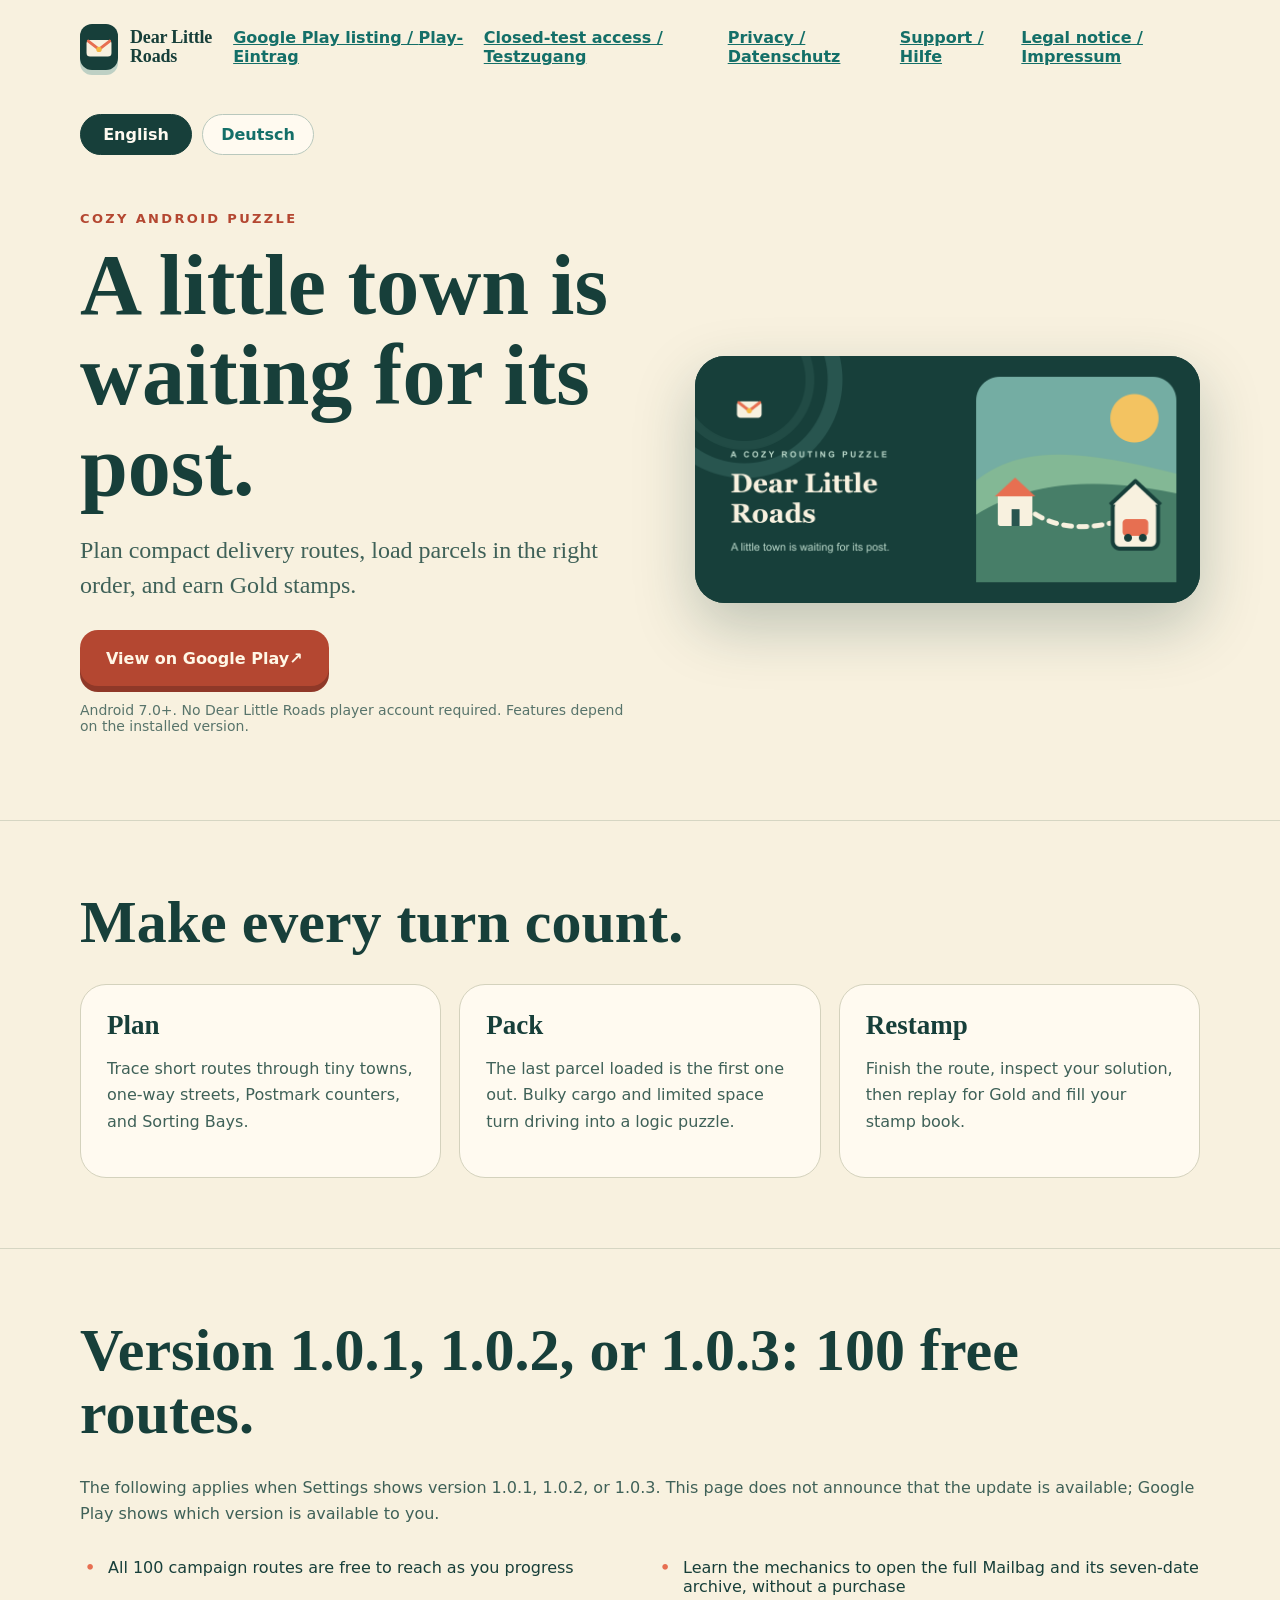
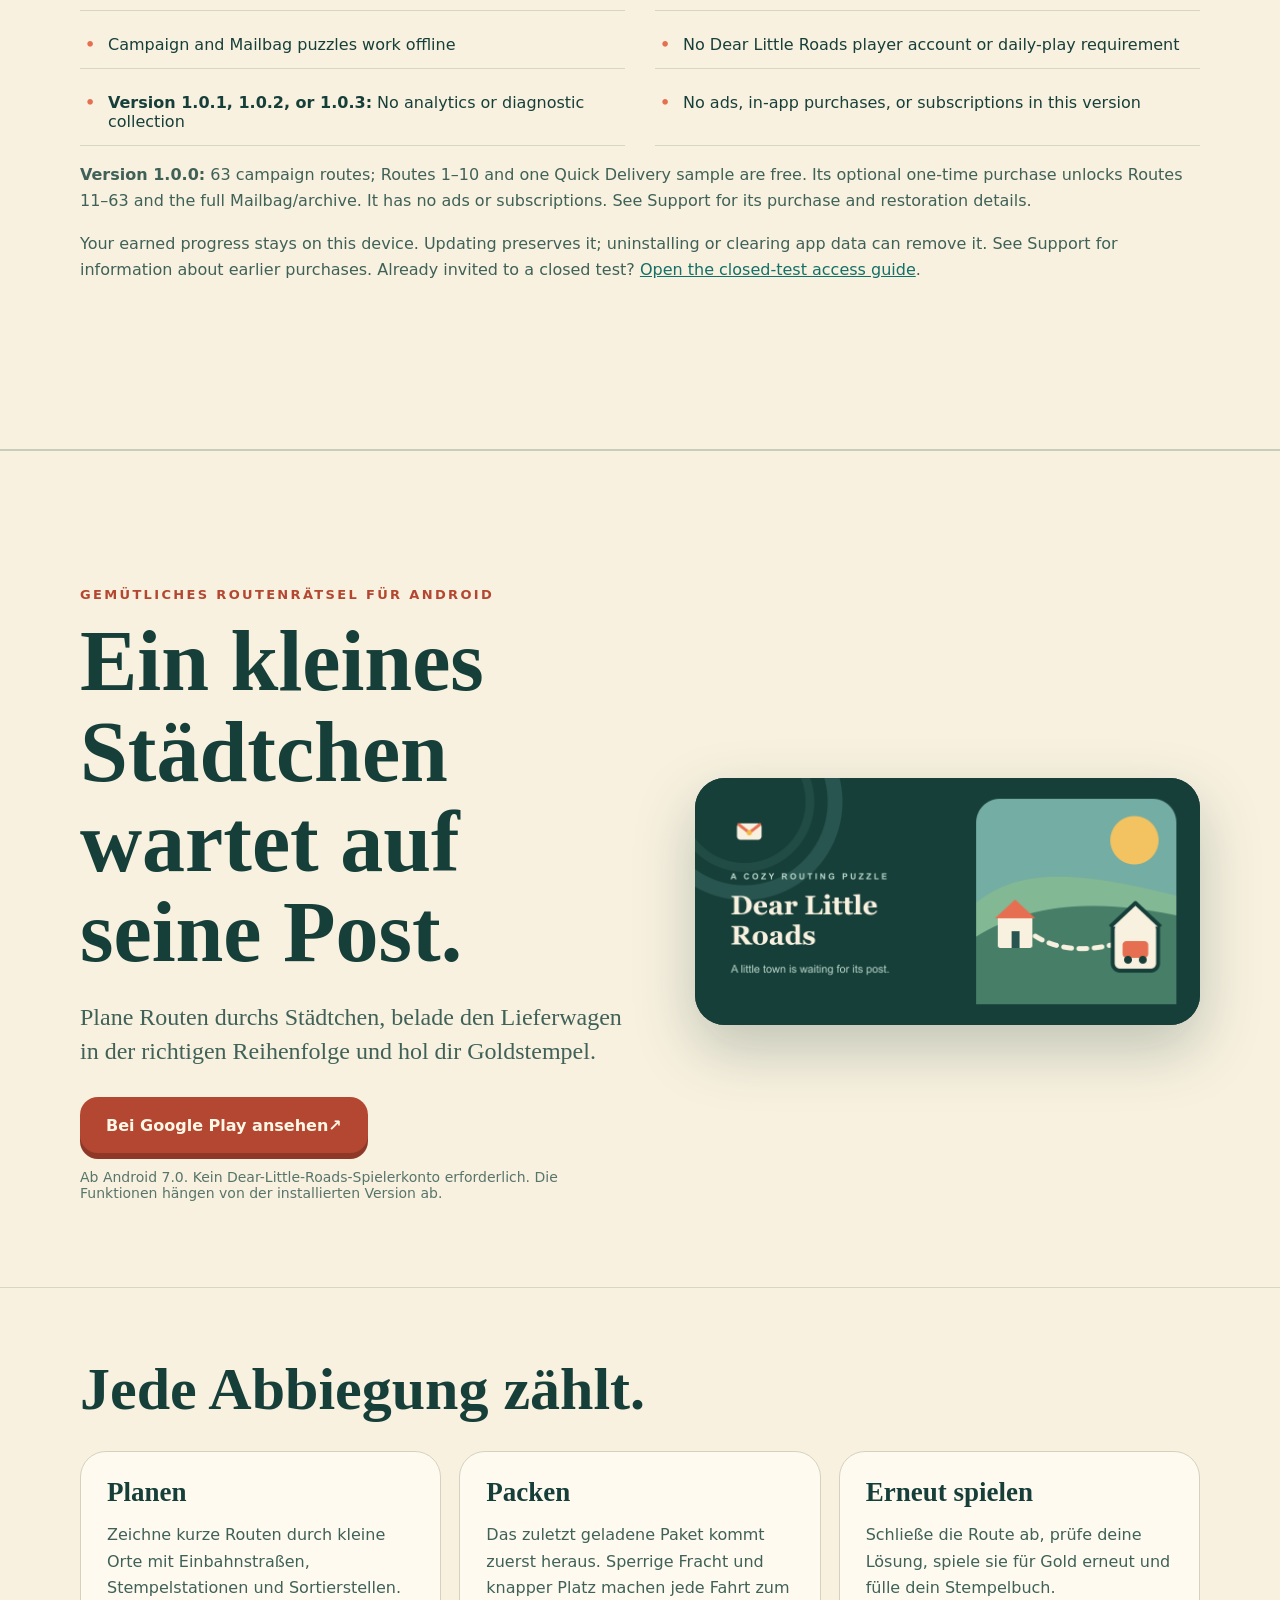
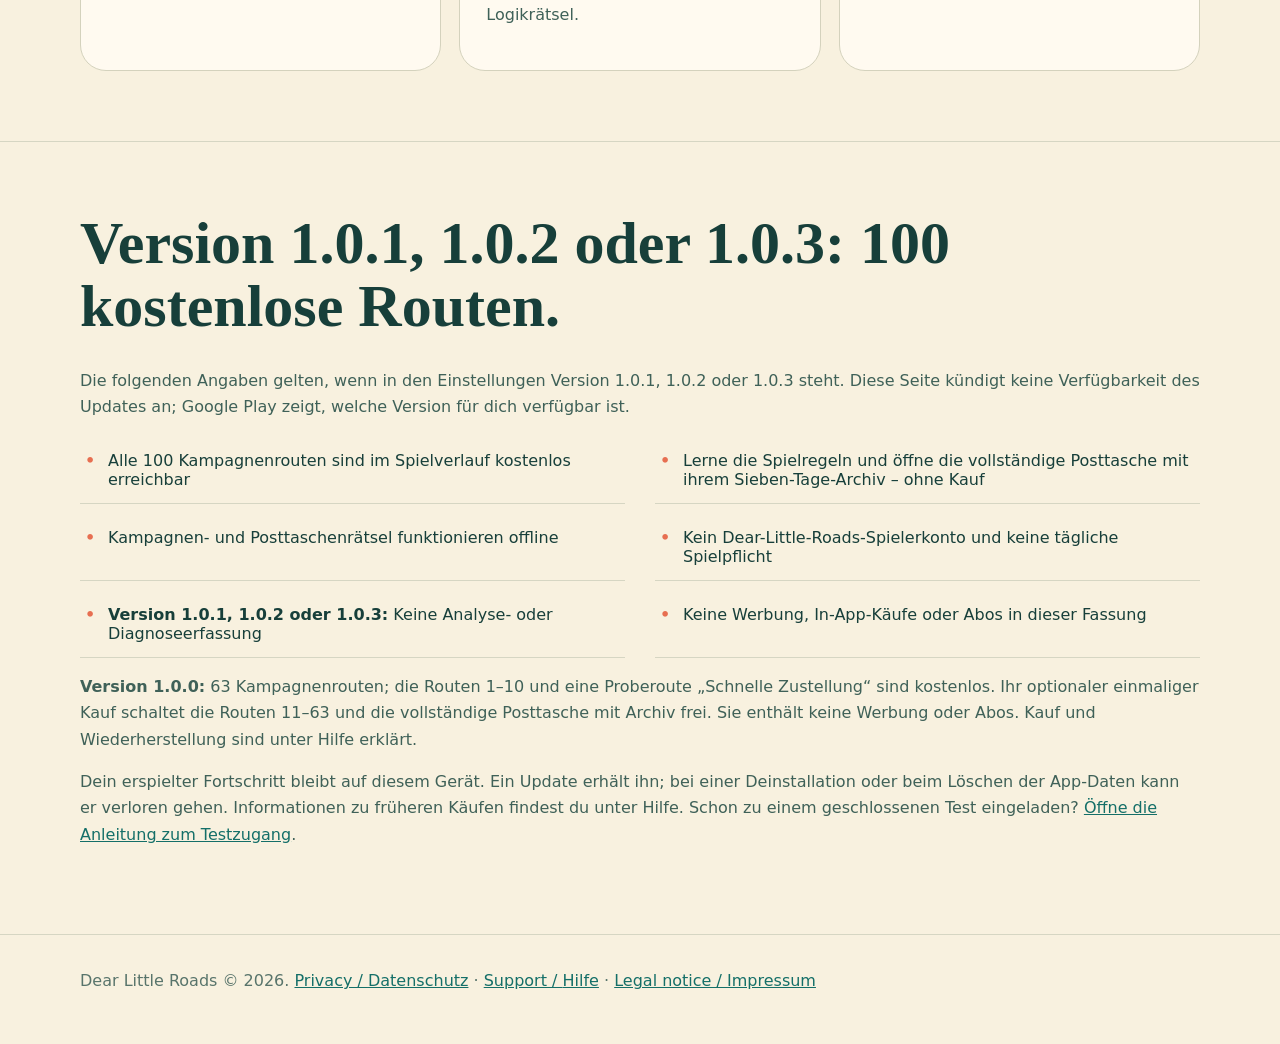
<file: index.html>
<!doctype html>
<html lang="en">
<head>
  <meta charset="utf-8">
  <meta name="viewport" content="width=device-width, initial-scale=1">
  <meta name="description" content="Dear Little Roads is a cozy routing puzzle for Android. Compare version 1.0.0 and the free 100-route version 1.0.1, 1.0.2, or 1.0.3.">
  <link rel="canonical" href="https://dearlittleroads.github.io/">
  <title>Dear Little Roads — Cozy Routing Puzzle / Gemütliches Routenrätsel</title>
  <link rel="stylesheet" href="styles.css">
  <link rel="icon" type="image/png" href="assets/icon-512x512.png">
</head>
<body>
  <a class="skip-link" href="#main">Skip to content / <span lang="de">Zum Inhalt</span></a>
  <header class="wrap topbar">
    <a class="brand" href="index.html"><span class="brand-mark" aria-hidden="true"><svg viewBox="0 0 64 64" focusable="false"><rect x="11" y="20" width="42" height="28" rx="6" fill="currentColor"/><path d="m14 22 18 14 18-14" fill="none" stroke="#e76f51" stroke-width="5" stroke-linecap="round" stroke-linejoin="round"/><circle cx="32" cy="36" r="4.5" fill="#f4b942"/></svg></span><span class="brand-wordmark">Dear Little Roads</span></a>
    <nav class="toplinks" aria-label="Information">
      <a href="https://play.google.com/store/apps/details?id=com.dearlittleroads.puzzle">Google Play listing / <span lang="de">Play-Eintrag</span></a>
      <a href="join.html">Closed-test access / <span lang="de">Testzugang</span></a>
      <a href="privacy.html">Privacy / <span lang="de">Datenschutz</span></a>
      <a href="support.html">Support / <span lang="de">Hilfe</span></a>
      <a href="legal.html">Legal notice / <span lang="de">Impressum</span></a>
    </nav>
  </header>

  <main id="main">
    <div class="wrap home-language-tools">
      <nav class="language-switcher" aria-label="Language selection / Sprachauswahl">
        <a href="#english" lang="en">English</a>
        <a href="#deutsch" lang="de">Deutsch</a>
      </nav>
    </div>

    <article class="language-section home-language-section" id="english" lang="en" aria-labelledby="english-title">
      <section class="wrap hero">
        <div>
          <div class="eyebrow">Cozy Android puzzle</div>
          <h1 id="english-title">A little town is waiting for its post.</h1>
          <p class="lede">Plan compact delivery routes, load parcels in the right order, and earn Gold stamps.</p>
          <a class="button" href="https://play.google.com/store/apps/details?id=com.dearlittleroads.puzzle" target="_blank" rel="noopener">View on Google Play <span aria-hidden="true">↗</span><span class="visually-hidden"> (opens in a new tab)</span></a>
          <p class="fine">Android 7.0+. No Dear Little Roads player account required. Features depend on the installed version.</p>
        </div>
        <figure class="feature-art">
          <img src="assets/feature-graphic-1024x500.png" width="1024" height="500" alt="Dear Little Roads artwork with a postal route through a tiny town">
        </figure>
      </section>

      <section class="section">
        <div class="wrap">
          <h2>Make every turn count.</h2>
          <div class="cards">
            <section class="card"><h3>Plan</h3><p>Trace short routes through tiny towns, one-way streets, Postmark counters, and Sorting Bays.</p></section>
            <section class="card"><h3>Pack</h3><p>The last parcel loaded is the first one out. Bulky cargo and limited space turn driving into a logic puzzle.</p></section>
            <section class="card"><h3>Restamp</h3><p>Finish the route, inspect your solution, then replay for Gold and fill your stamp book.</p></section>
          </div>
        </div>
      </section>

      <section class="section">
        <div class="wrap">
          <h2>Version 1.0.1, 1.0.2, or 1.0.3: 100 free routes.</h2>
          <p class="prose">The following applies when Settings shows version 1.0.1, 1.0.2, or 1.0.3. This page does not announce that the update is available; Google Play shows which version is available to you.</p>
          <ul class="facts">
            <li>All 100 campaign routes are free to reach as you progress</li>
            <li>Learn the mechanics to open the full Mailbag and its seven-date archive, without a purchase</li>
            <li>Campaign and Mailbag puzzles work offline</li>
            <li>No Dear Little Roads player account or daily-play requirement</li>
            <li><strong>Version 1.0.1, 1.0.2, or 1.0.3:</strong> No analytics or diagnostic collection</li>
            <li>No ads, in-app purchases, or subscriptions in this version</li>
          </ul>
          <p class="prose"><strong>Version 1.0.0:</strong> 63 campaign routes; Routes 1–10 and one Quick Delivery sample are free. Its optional one-time purchase unlocks Routes 11–63 and the full Mailbag/archive. It has no ads or subscriptions. See Support for its purchase and restoration details.</p>
          <p class="prose">Your earned progress stays on this device. Updating preserves it; uninstalling or clearing app data can remove it. See Support for information about earlier purchases. Already invited to a closed test? <a href="join.html#english">Open the closed-test access guide</a>.</p>
        </div>
      </section>
    </article>

    <article class="language-section home-language-section" id="deutsch" lang="de" aria-labelledby="deutsch-title">
      <section class="wrap hero">
        <div>
          <div class="eyebrow">Gemütliches Routenrätsel für Android</div>
          <h1 id="deutsch-title">Ein kleines Städtchen wartet auf seine Post.</h1>
          <p class="lede">Plane Routen durchs Städtchen, belade den Lieferwagen in der richtigen Reihenfolge und hol dir Goldstempel.</p>
          <a class="button" href="https://play.google.com/store/apps/details?id=com.dearlittleroads.puzzle" target="_blank" rel="noopener">Bei Google Play ansehen <span aria-hidden="true">↗</span><span class="visually-hidden"> (öffnet in einem neuen Tab)</span></a>
          <p class="fine">Ab Android 7.0. Kein Dear-Little-Roads-Spielerkonto erforderlich. Die Funktionen hängen von der installierten Version ab.</p>
        </div>
        <figure class="feature-art">
          <img src="assets/feature-graphic-1024x500.png" width="1024" height="500" alt="Dear-Little-Roads-Motiv mit einer Postroute durch ein kleines Städtchen">
        </figure>
      </section>

      <section class="section">
        <div class="wrap">
          <h2>Jede Abbiegung zählt.</h2>
          <div class="cards">
            <section class="card"><h3>Planen</h3><p>Zeichne kurze Routen durch kleine Orte mit Einbahnstraßen, Stempelstationen und Sortierstellen.</p></section>
            <section class="card"><h3>Packen</h3><p>Das zuletzt geladene Paket kommt zuerst heraus. Sperrige Fracht und knapper Platz machen jede Fahrt zum Logikrätsel.</p></section>
            <section class="card"><h3>Erneut spielen</h3><p>Schließe die Route ab, prüfe deine Lösung, spiele sie für Gold erneut und fülle dein Stempelbuch.</p></section>
          </div>
        </div>
      </section>

      <section class="section">
        <div class="wrap">
          <h2>Version 1.0.1, 1.0.2 oder 1.0.3: 100 kostenlose Routen.</h2>
          <p class="prose">Die folgenden Angaben gelten, wenn in den Einstellungen Version 1.0.1, 1.0.2 oder 1.0.3 steht. Diese Seite kündigt keine Verfügbarkeit des Updates an; Google Play zeigt, welche Version für dich verfügbar ist.</p>
          <ul class="facts">
            <li>Alle 100 Kampagnenrouten sind im Spielverlauf kostenlos erreichbar</li>
            <li>Lerne die Spielregeln und öffne die vollständige Posttasche mit ihrem Sieben-Tage-Archiv – ohne Kauf</li>
            <li>Kampagnen- und Posttaschenrätsel funktionieren offline</li>
            <li>Kein Dear-Little-Roads-Spielerkonto und keine tägliche Spielpflicht</li>
            <li><strong>Version 1.0.1, 1.0.2 oder 1.0.3:</strong> Keine Analyse- oder Diagnoseerfassung</li>
            <li>Keine Werbung, In-App-Käufe oder Abos in dieser Fassung</li>
          </ul>
          <p class="prose"><strong>Version 1.0.0:</strong> 63 Kampagnenrouten; die Routen 1–10 und eine Proberoute „Schnelle Zustellung“ sind kostenlos. Ihr optionaler einmaliger Kauf schaltet die Routen 11–63 und die vollständige Posttasche mit Archiv frei. Sie enthält keine Werbung oder Abos. Kauf und Wiederherstellung sind unter Hilfe erklärt.</p>
          <p class="prose">Dein erspielter Fortschritt bleibt auf diesem Gerät. Ein Update erhält ihn; bei einer Deinstallation oder beim Löschen der App-Daten kann er verloren gehen. Informationen zu früheren Käufen findest du unter Hilfe. Schon zu einem geschlossenen Test eingeladen? <a href="join.html#deutsch">Öffne die Anleitung zum Testzugang</a>.</p>
        </div>
      </section>
    </article>
  </main>

  <footer><div class="wrap">Dear Little Roads © 2026. <a href="privacy.html">Privacy / <span lang="de">Datenschutz</span></a> · <a href="support.html">Support / <span lang="de">Hilfe</span></a> · <a href="legal.html">Legal notice / <span lang="de">Impressum</span></a></div></footer>
</body>
</html>
</file>
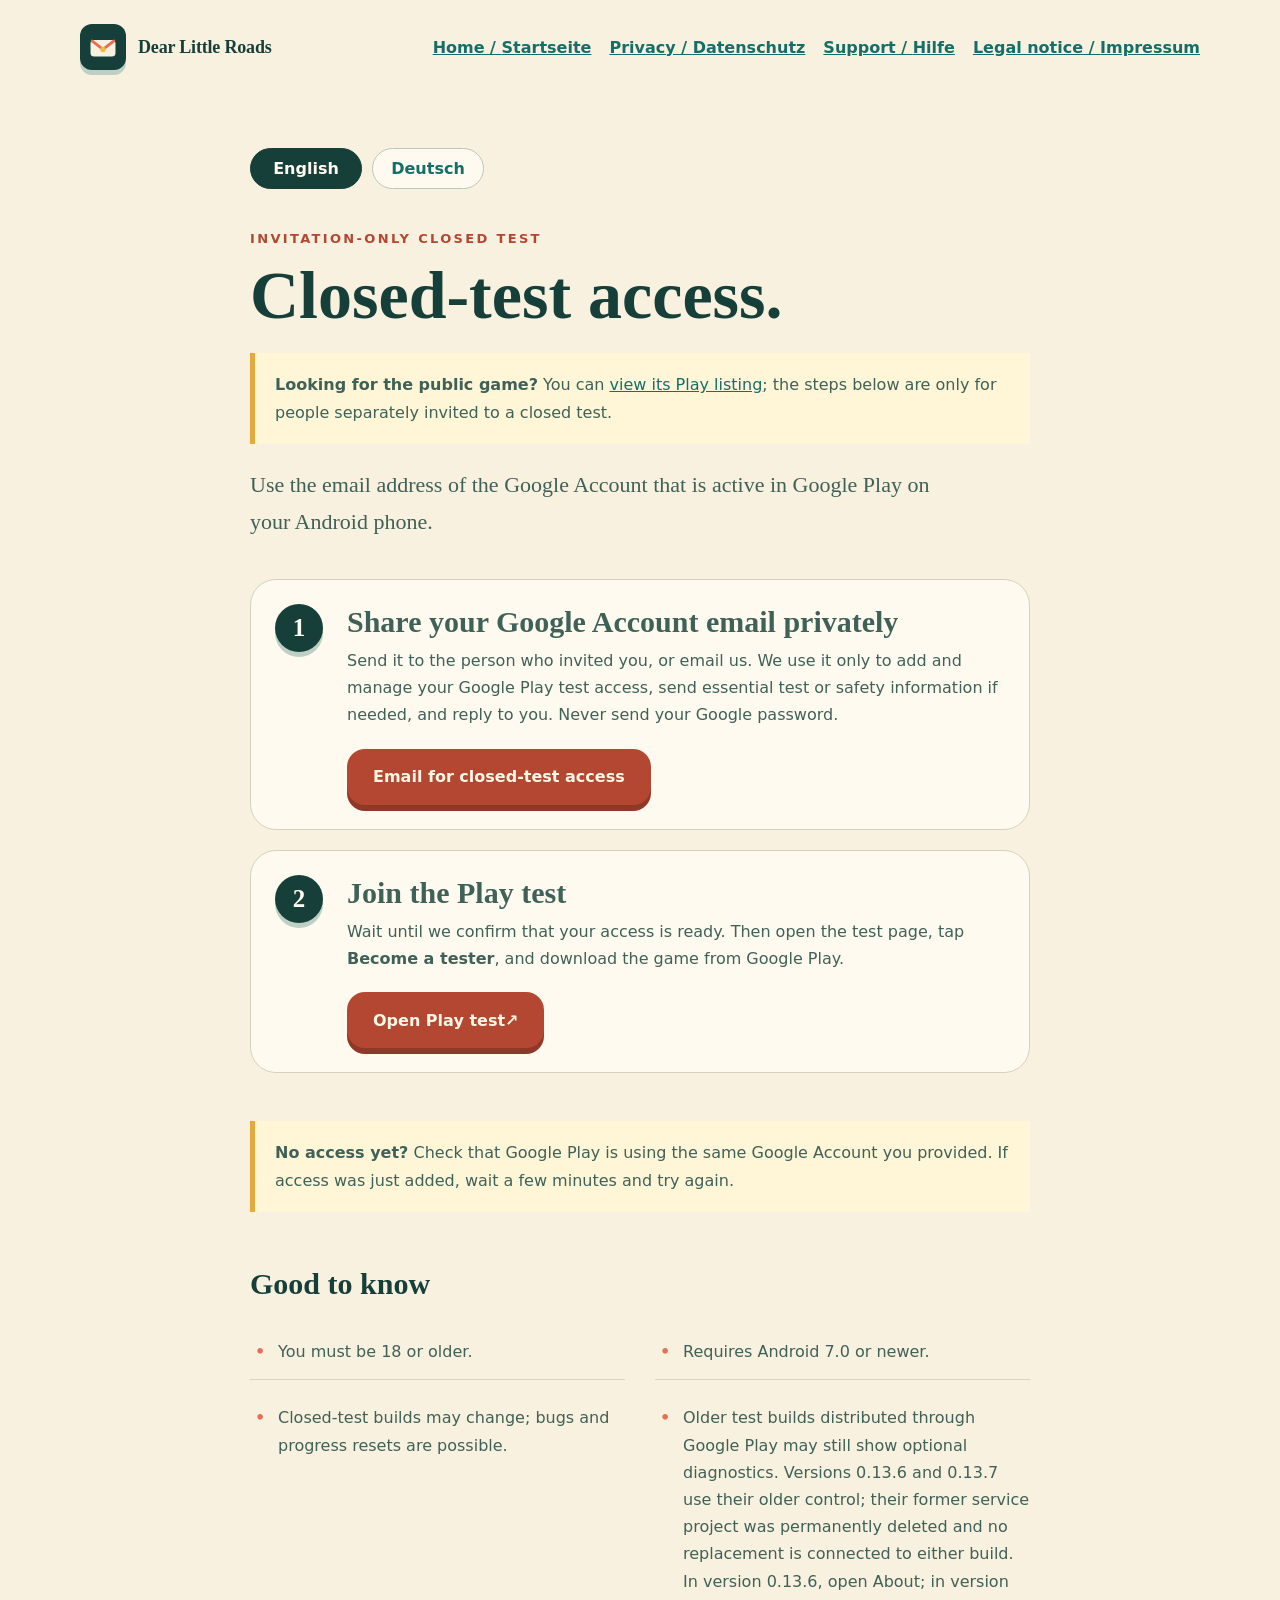
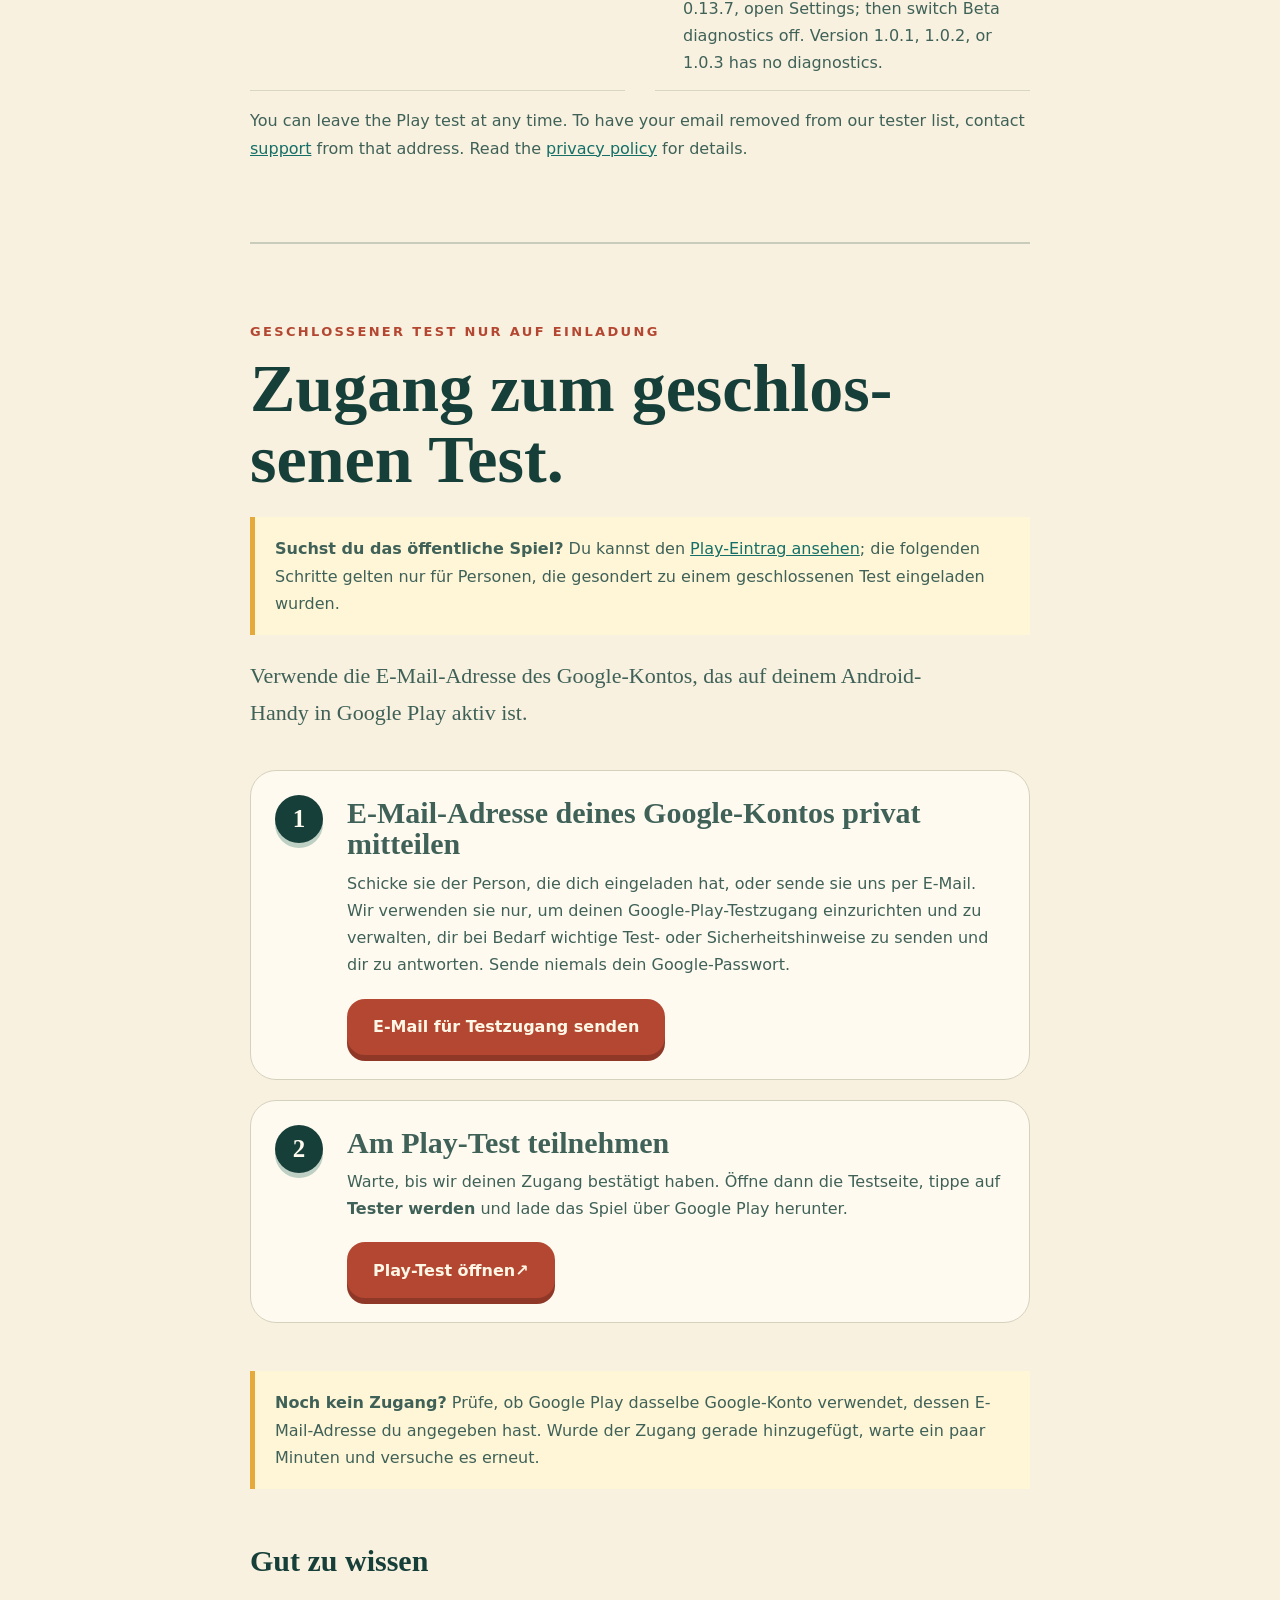
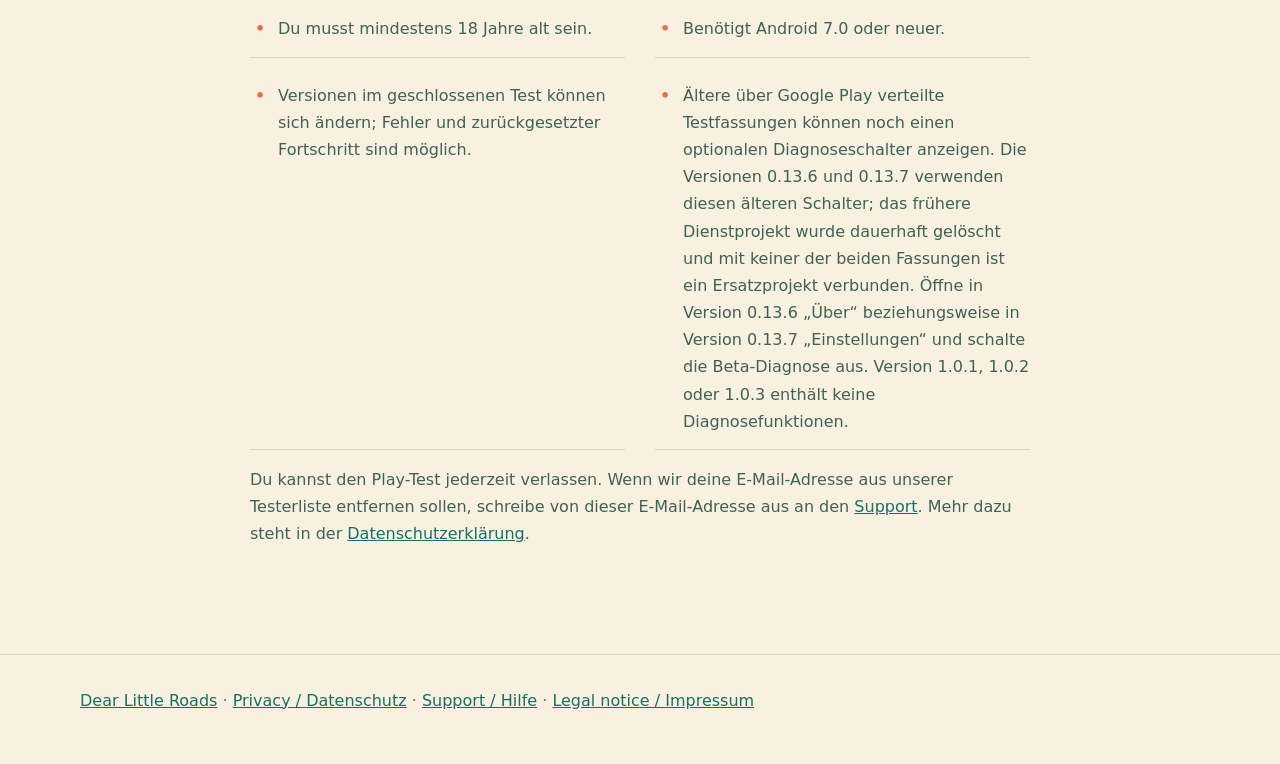
<file: join.html>
<!doctype html>
<html lang="en">
<head>
  <meta charset="utf-8">
  <meta name="viewport" content="width=device-width, initial-scale=1">
  <meta name="description" content="Closed-test access instructions for invited Dear Little Roads Android testers in English and German.">
  <link rel="canonical" href="https://dearlittleroads.github.io/join.html">
  <title>Dear Little Roads closed-test access / Zugang zum geschlossenen Test</title>
  <link rel="stylesheet" href="styles.css">
  <link rel="icon" type="image/png" href="assets/icon-512x512.png">
</head>
<body>
  <a class="skip-link" href="#main">Skip to content / <span lang="de">Zum Inhalt</span></a>
  <header class="wrap topbar">
    <a class="brand" href="index.html"><span class="brand-mark" aria-hidden="true"><svg viewBox="0 0 64 64" focusable="false"><rect x="11" y="20" width="42" height="28" rx="6" fill="currentColor"/><path d="m14 22 18 14 18-14" fill="none" stroke="#e76f51" stroke-width="5" stroke-linecap="round" stroke-linejoin="round"/><circle cx="32" cy="36" r="4.5" fill="#f4b942"/></svg></span><span class="brand-wordmark">Dear Little Roads</span></a>
    <nav class="toplinks" aria-label="Information / Informationen">
      <a href="index.html">Home / <span lang="de">Startseite</span></a>
      <a href="privacy.html">Privacy / <span lang="de">Datenschutz</span></a>
      <a href="support.html">Support / <span lang="de">Hilfe</span></a>
      <a href="legal.html">Legal notice / <span lang="de">Impressum</span></a>
    </nav>
  </header>

  <main class="policy join-flow" id="main">
    <nav class="language-switcher" aria-label="Language selection / Sprachauswahl">
      <a href="#english" lang="en">English</a>
      <a href="#deutsch" lang="de">Deutsch</a>
    </nav>

    <article class="language-section" id="english" lang="en" aria-labelledby="english-title">
      <div class="eyebrow">Invitation-only closed test</div>
      <h1 id="english-title">Closed-test access.</h1>
      <p class="notice"><strong>Looking for the public game?</strong> You can <a href="https://play.google.com/store/apps/details?id=com.dearlittleroads.puzzle">view its Play listing</a>; the steps below are only for people separately invited to a closed test.</p>
      <p class="join-intro">Use the email address of the Google Account that is active in Google Play on your Android phone.</p>

      <ol class="join-steps" role="list">
        <li class="join-step">
          <span class="step-number" aria-hidden="true">1</span>
          <div>
            <h2>Share your Google Account email privately</h2>
            <p>Send it to the person who invited you, or email us. We use it only to add and manage your Google Play test access, send essential test or safety information if needed, and reply to you. Never send your Google password.</p>
            <a class="button" href="mailto:dear.little.roads@gmail.com?subject=Dear%20Little%20Roads%20closed-test%20access">Email for closed-test access</a>
          </div>
        </li>
        <li class="join-step">
          <span class="step-number" aria-hidden="true">2</span>
          <div>
            <h2>Join the Play test</h2>
            <p>Wait until we confirm that your access is ready. Then open the test page, tap <strong>Become a tester</strong>, and download the game from Google Play.</p>
            <a class="button" href="https://play.google.com/apps/testing/com.dearlittleroads.puzzle" target="_blank" rel="noopener">Open Play test <span aria-hidden="true">↗</span><span class="visually-hidden"> (opens in a new tab)</span></a>
          </div>
        </li>
      </ol>

      <p class="notice"><strong>No access yet?</strong> Check that Google Play is using the same Google Account you provided. If access was just added, wait a few minutes and try again.</p>

      <section class="join-expectations" aria-labelledby="english-expectations">
        <h2 id="english-expectations">Good to know</h2>
        <ul class="facts">
          <li>You must be 18 or older.</li>
          <li>Requires Android 7.0 or newer.</li>
          <li>Closed-test builds may change; bugs and progress resets are possible.</li>
          <li>Older test builds distributed through Google Play may still show optional diagnostics. Versions 0.13.6 and 0.13.7 use their older control; their former service project was permanently deleted and no replacement is connected to either build. In version 0.13.6, open About; in version 0.13.7, open Settings; then switch Beta diagnostics off. Version 1.0.1, 1.0.2, or 1.0.3 has no diagnostics.</li>
        </ul>
        <p>You can leave the Play test at any time. To have your email removed from our tester list, contact <a href="support.html#english">support</a> from that address. Read the <a href="privacy.html#english">privacy policy</a> for details.</p>
      </section>
    </article>

    <article class="language-section" id="deutsch" lang="de" aria-labelledby="deutsch-title">
      <div class="eyebrow">Geschlossener Test nur auf Einladung</div>
      <h1 id="deutsch-title">Zugang zum geschlos&shy;senen Test.</h1>
      <p class="notice"><strong>Suchst du das öffentliche Spiel?</strong> Du kannst den <a href="https://play.google.com/store/apps/details?id=com.dearlittleroads.puzzle">Play-Eintrag ansehen</a>; die folgenden Schritte gelten nur für Personen, die gesondert zu einem geschlossenen Test eingeladen wurden.</p>
      <p class="join-intro">Verwende die E-Mail-Adresse des Google-Kontos, das auf deinem Android-Handy in Google Play aktiv ist.</p>

      <ol class="join-steps" role="list">
        <li class="join-step">
          <span class="step-number" aria-hidden="true">1</span>
          <div>
            <h2>E-Mail-Adresse deines Google-Kontos privat mitteilen</h2>
            <p>Schicke sie der Person, die dich eingeladen hat, oder sende sie uns per E-Mail. Wir verwenden sie nur, um deinen Google-Play-Testzugang einzurichten und zu verwalten, dir bei Bedarf wichtige Test- oder Sicherheitshinweise zu senden und dir zu antworten. Sende niemals dein Google-Passwort.</p>
            <a class="button" href="mailto:dear.little.roads@gmail.com?subject=Zugang%20zum%20geschlossenen%20Dear%20Little%20Roads%20Test">E-Mail für Testzugang senden</a>
          </div>
        </li>
        <li class="join-step">
          <span class="step-number" aria-hidden="true">2</span>
          <div>
            <h2>Am Play-Test teilnehmen</h2>
            <p>Warte, bis wir deinen Zugang bestätigt haben. Öffne dann die Testseite, tippe auf <strong>Tester werden</strong> und lade das Spiel über Google Play herunter.</p>
            <a class="button" href="https://play.google.com/apps/testing/com.dearlittleroads.puzzle" target="_blank" rel="noopener">Play-Test öffnen <span aria-hidden="true">↗</span><span class="visually-hidden"> (öffnet in einem neuen Tab)</span></a>
          </div>
        </li>
      </ol>

      <p class="notice"><strong>Noch kein Zugang?</strong> Prüfe, ob Google Play dasselbe Google-Konto verwendet, dessen E-Mail-Adresse du angegeben hast. Wurde der Zugang gerade hinzugefügt, warte ein paar Minuten und versuche es erneut.</p>

      <section class="join-expectations" aria-labelledby="deutsch-expectations">
        <h2 id="deutsch-expectations">Gut zu wissen</h2>
        <ul class="facts">
          <li>Du musst mindestens 18 Jahre alt sein.</li>
          <li>Benötigt Android 7.0 oder neuer.</li>
          <li>Versionen im geschlossenen Test können sich ändern; Fehler und zurückgesetzter Fortschritt sind möglich.</li>
          <li>Ältere über Google Play verteilte Testfassungen können noch einen optionalen Diagnoseschalter anzeigen. Die Versionen 0.13.6 und 0.13.7 verwenden diesen älteren Schalter; das frühere Dienstprojekt wurde dauerhaft gelöscht und mit keiner der beiden Fassungen ist ein Ersatzprojekt verbunden. Öffne in Version 0.13.6 „Über“ beziehungsweise in Version 0.13.7 „Einstellungen“ und schalte die Beta-Diagnose aus. Version 1.0.1, 1.0.2 oder 1.0.3 enthält keine Diagnosefunktionen.</li>
        </ul>
        <p>Du kannst den Play-Test jederzeit verlassen. Wenn wir deine E-Mail-Adresse aus unserer Testerliste entfernen sollen, schreibe von dieser E-Mail-Adresse aus an den <a href="support.html#deutsch">Support</a>. Mehr dazu steht in der <a href="privacy.html#deutsch">Datenschutzerklärung</a>.</p>
      </section>
    </article>
  </main>

  <footer><div class="wrap"><a href="index.html">Dear Little Roads</a> · <a href="privacy.html">Privacy / <span lang="de">Datenschutz</span></a> · <a href="support.html">Support / <span lang="de">Hilfe</span></a> · <a href="legal.html">Legal notice / <span lang="de">Impressum</span></a></div></footer>
</body>
</html>
</file>
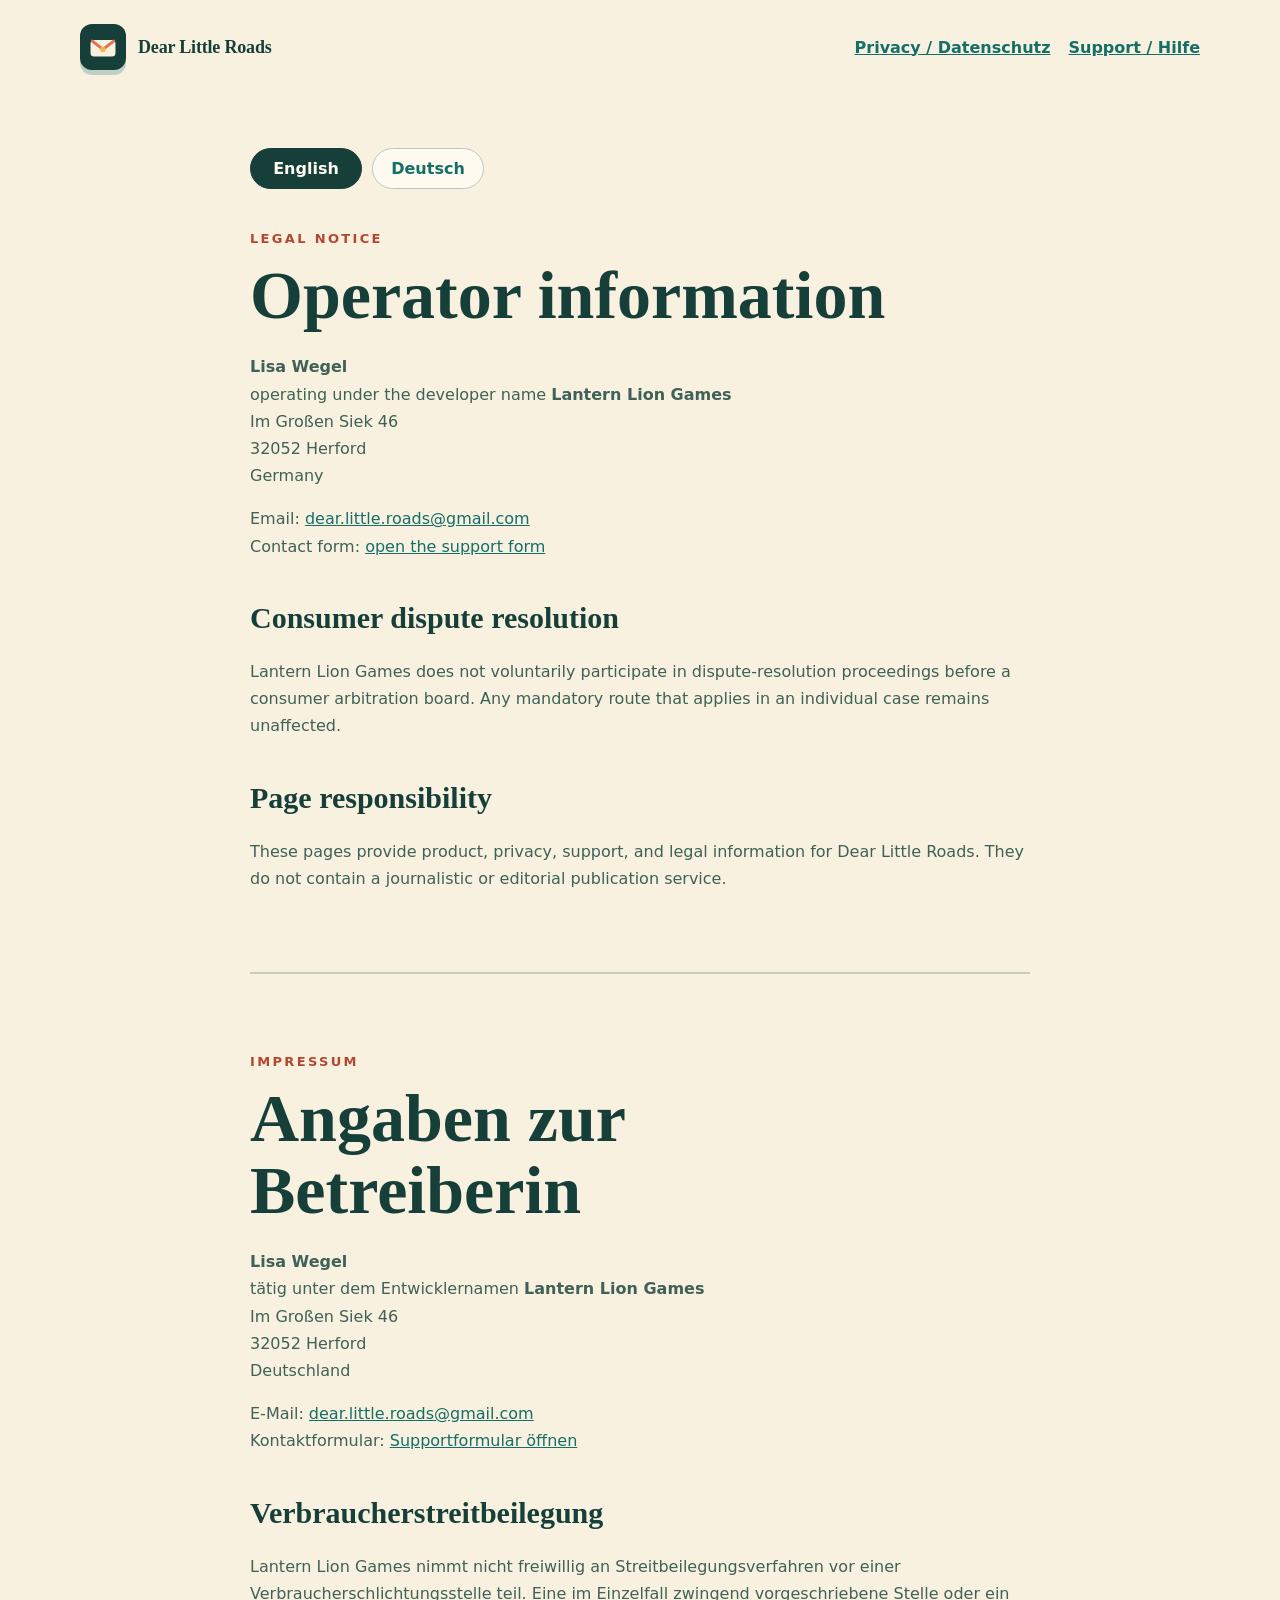
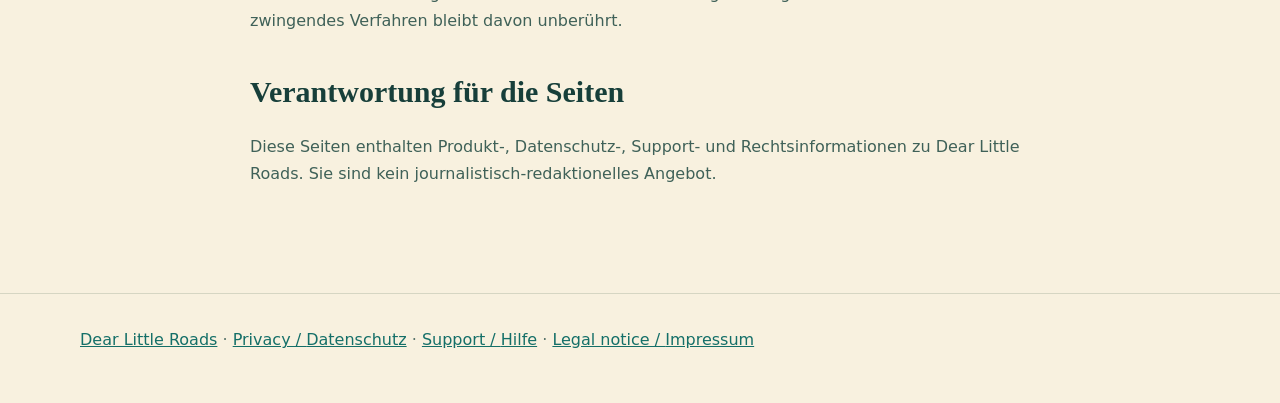
<file: legal.html>
<!doctype html>
<html lang="en">
<head>
  <meta charset="utf-8">
  <meta name="viewport" content="width=device-width, initial-scale=1">
  <meta name="description" content="Legal notice and Impressum for Dear Little Roads and Lantern Lion Games.">
  <link rel="canonical" href="https://dearlittleroads.github.io/legal.html">
  <title>Dear Little Roads legal notice / Impressum</title>
  <link rel="stylesheet" href="styles.css">
  <link rel="icon" type="image/png" href="assets/icon-512x512.png">
</head>
<body>
  <a class="skip-link" href="#main">Skip to content / <span lang="de">Zum Inhalt</span></a>
  <header class="wrap topbar">
    <a class="brand" href="index.html"><span class="brand-mark" aria-hidden="true"><svg viewBox="0 0 64 64" focusable="false"><rect x="11" y="20" width="42" height="28" rx="6" fill="currentColor"/><path d="m14 22 18 14 18-14" fill="none" stroke="#e76f51" stroke-width="5" stroke-linecap="round" stroke-linejoin="round"/><circle cx="32" cy="36" r="4.5" fill="#f4b942"/></svg></span><span class="brand-wordmark">Dear Little Roads</span></a>
    <nav class="toplinks" aria-label="Information"><a href="privacy.html">Privacy / <span lang="de">Datenschutz</span></a> <a href="support.html">Support / <span lang="de">Hilfe</span></a></nav>
  </header>

  <main class="policy" id="main">
    <nav class="language-switcher" aria-label="Language selection / Sprachauswahl">
      <a href="#english" lang="en">English</a>
      <a href="#deutsch" lang="de">Deutsch</a>
    </nav>

    <article class="language-section" id="english" lang="en" aria-labelledby="english-title">
      <div class="eyebrow">Legal notice</div>
      <h1 id="english-title">Operator information</h1>
      <p><strong>Lisa Wegel</strong><br>operating under the developer name <strong>Lantern Lion Games</strong><br>Im Großen Siek 46<br>32052 Herford<br>Germany</p>
      <p>Email: <a href="mailto:dear.little.roads@gmail.com">dear.little.roads@gmail.com</a><br>Contact form: <a href="support.html#english-contact">open the support form</a></p>

      <h2>Consumer dispute resolution</h2>
      <p>Lantern Lion Games does not voluntarily participate in dispute-resolution proceedings before a consumer arbitration board. Any mandatory route that applies in an individual case remains unaffected.</p>

      <h2>Page responsibility</h2>
      <p>These pages provide product, privacy, support, and legal information for Dear Little Roads. They do not contain a journalistic or editorial publication service.</p>
    </article>

    <article class="language-section" id="deutsch" lang="de" aria-labelledby="deutsch-title">
      <div class="eyebrow">Impressum</div>
      <h1 id="deutsch-title">Angaben zur Betreiberin</h1>
      <p><strong>Lisa Wegel</strong><br>tätig unter dem Entwicklernamen <strong>Lantern Lion Games</strong><br>Im Großen Siek 46<br>32052 Herford<br>Deutschland</p>
      <p>E-Mail: <a href="mailto:dear.little.roads@gmail.com">dear.little.roads@gmail.com</a><br>Kontaktformular: <a href="support.html#deutsch-contact">Supportformular öffnen</a></p>

      <h2>Verbraucher&shy;streit&shy;beilegung</h2>
      <p>Lantern Lion Games nimmt nicht freiwillig an Streitbeilegungsverfahren vor einer Verbraucherschlichtungsstelle teil. Eine im Einzelfall zwingend vorgeschriebene Stelle oder ein zwingendes Verfahren bleibt davon unberührt.</p>

      <h2>Verantwortung für die Seiten</h2>
      <p>Diese Seiten enthalten Produkt-, Datenschutz-, Support- und Rechtsinformationen zu Dear Little Roads. Sie sind kein journalistisch-redaktionelles Angebot.</p>
    </article>
  </main>

  <footer><div class="wrap"><a href="index.html">Dear Little Roads</a> · <a href="privacy.html">Privacy / <span lang="de">Datenschutz</span></a> · <a href="support.html">Support / <span lang="de">Hilfe</span></a> · <a href="legal.html">Legal notice / <span lang="de">Impressum</span></a></div></footer>
</body>
</html>
</file>
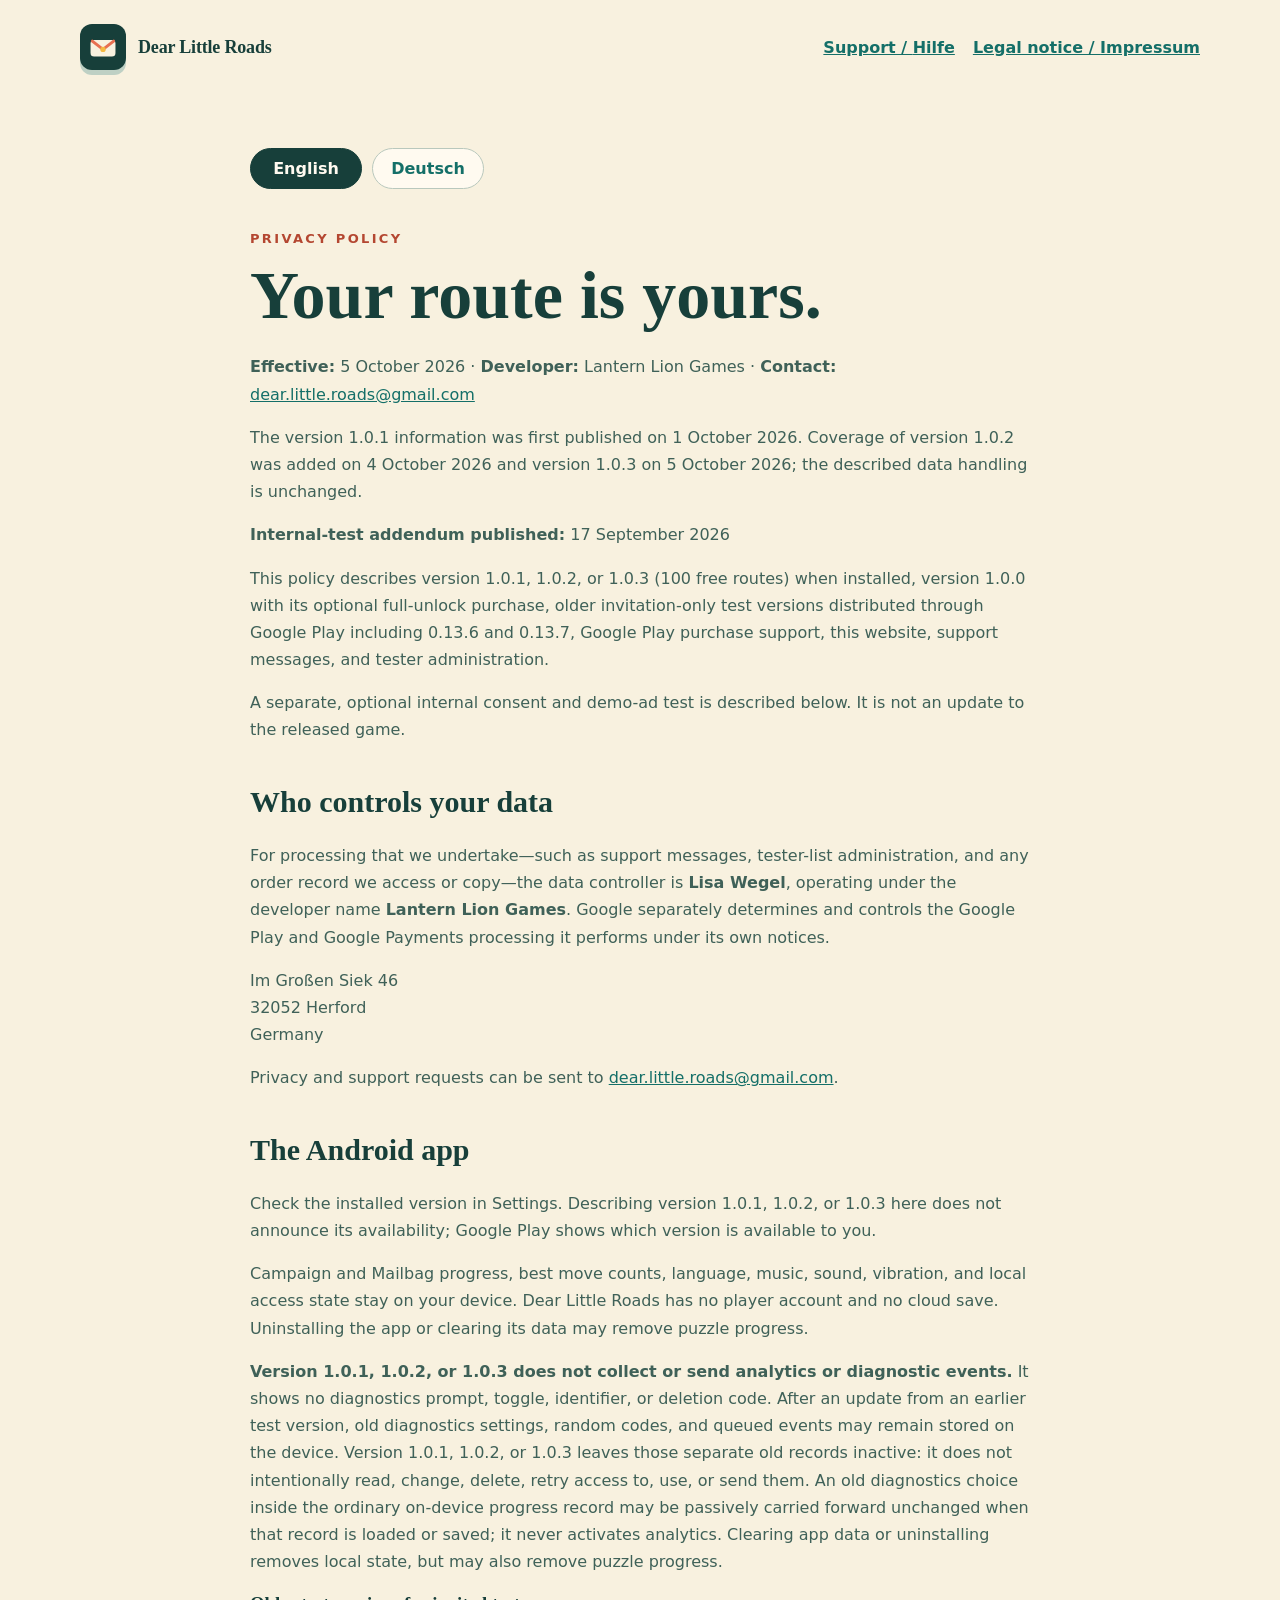
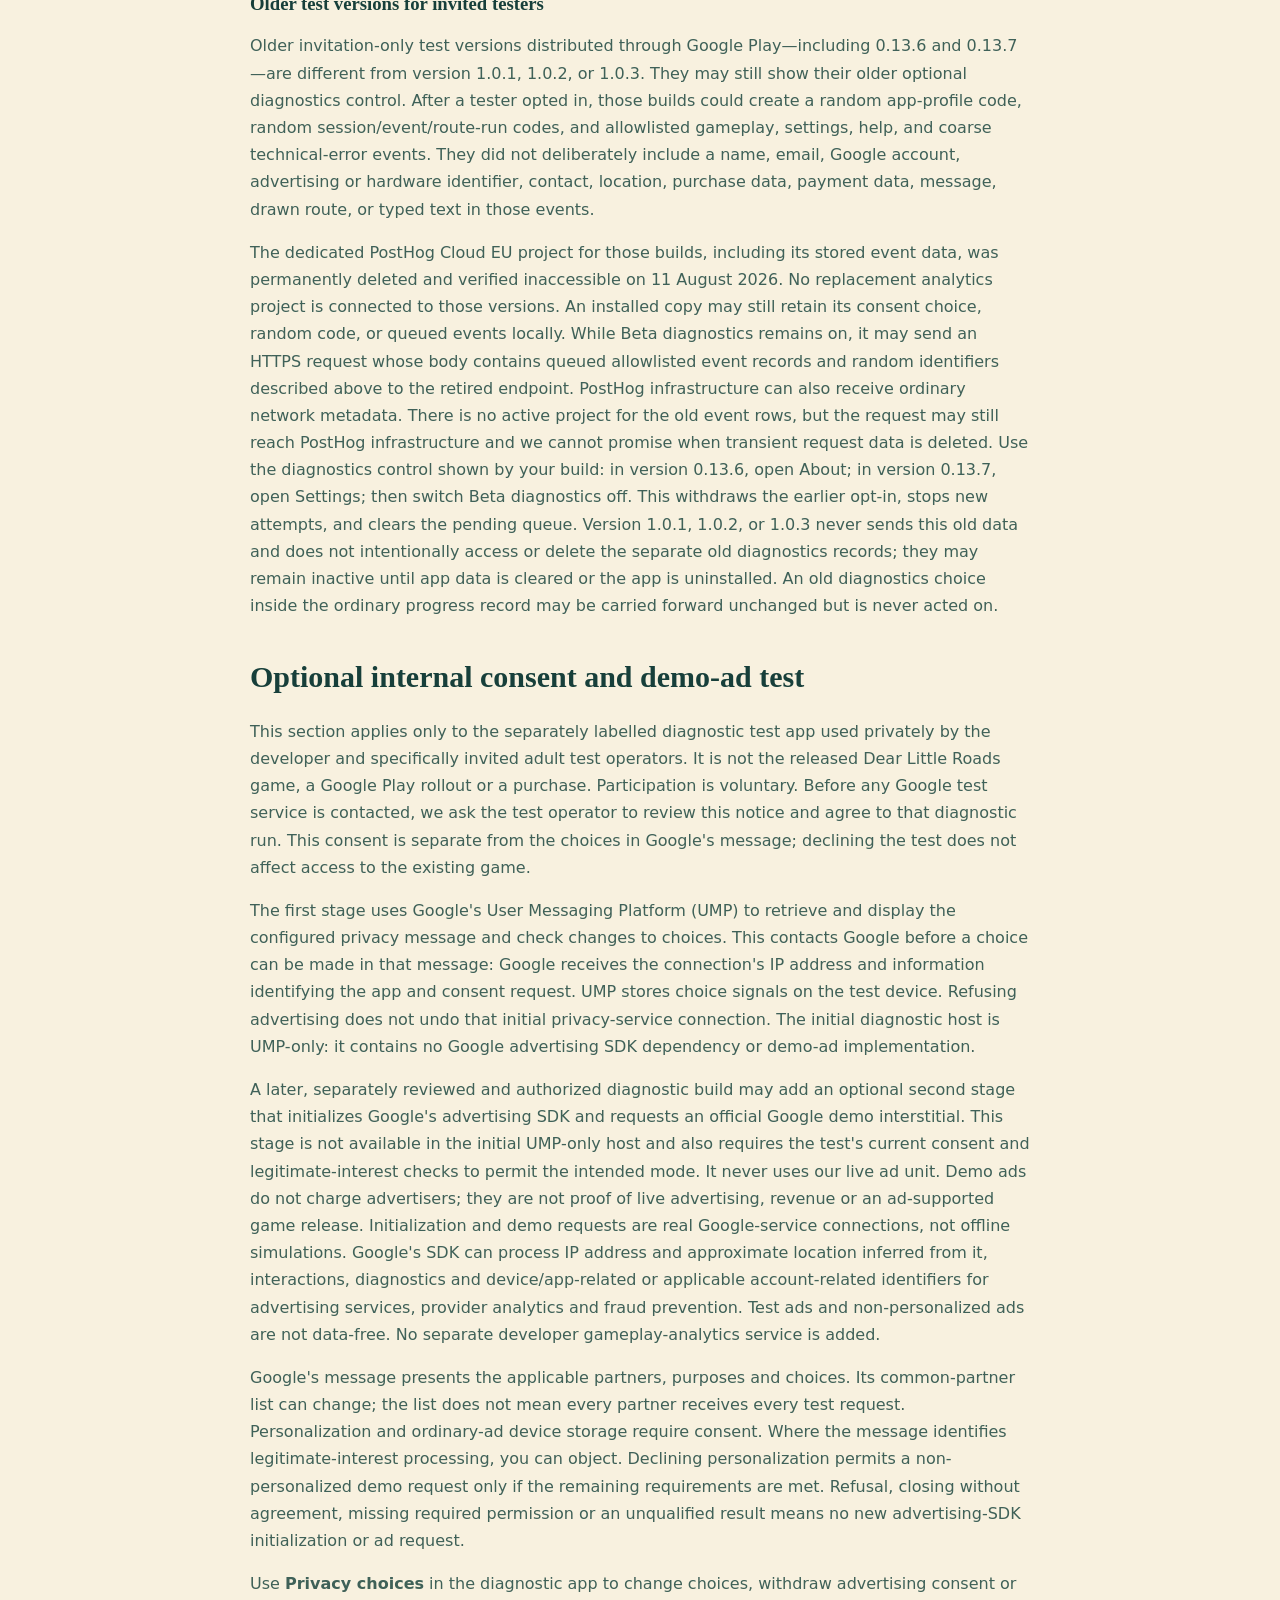
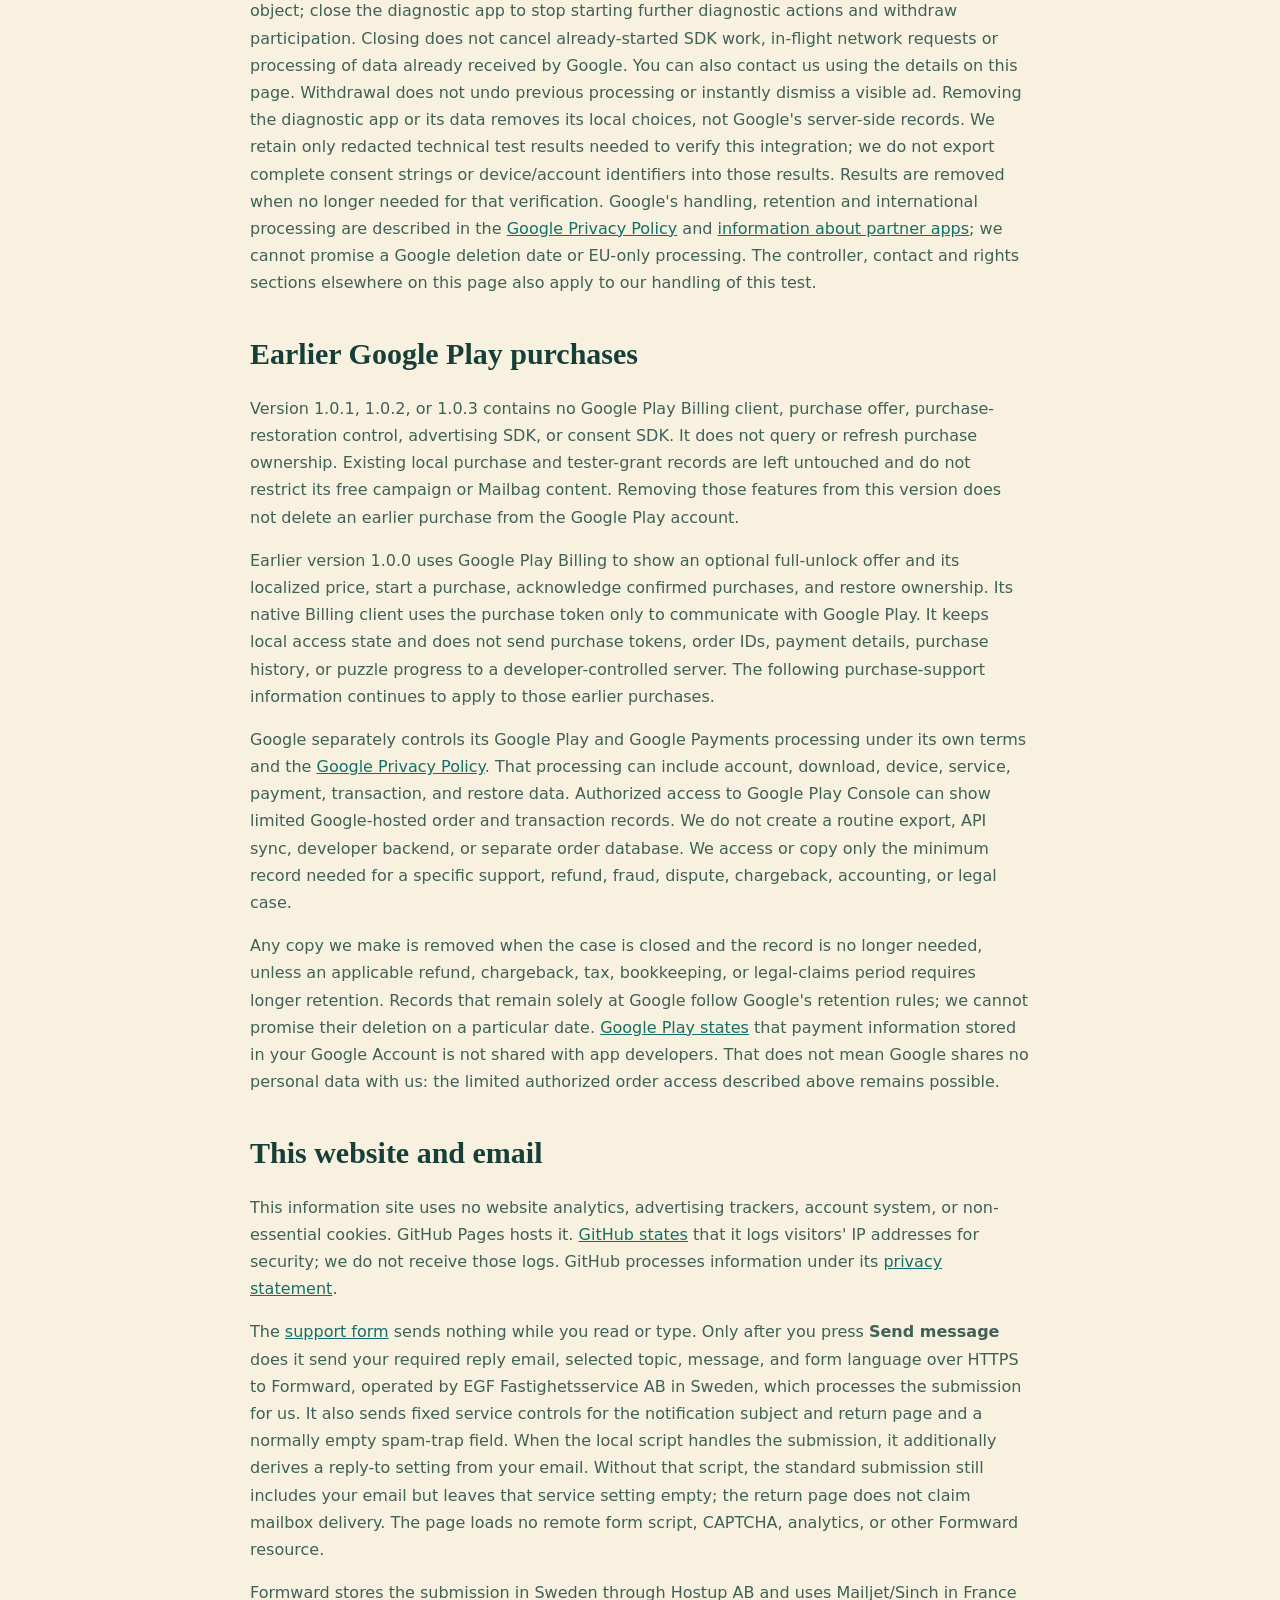
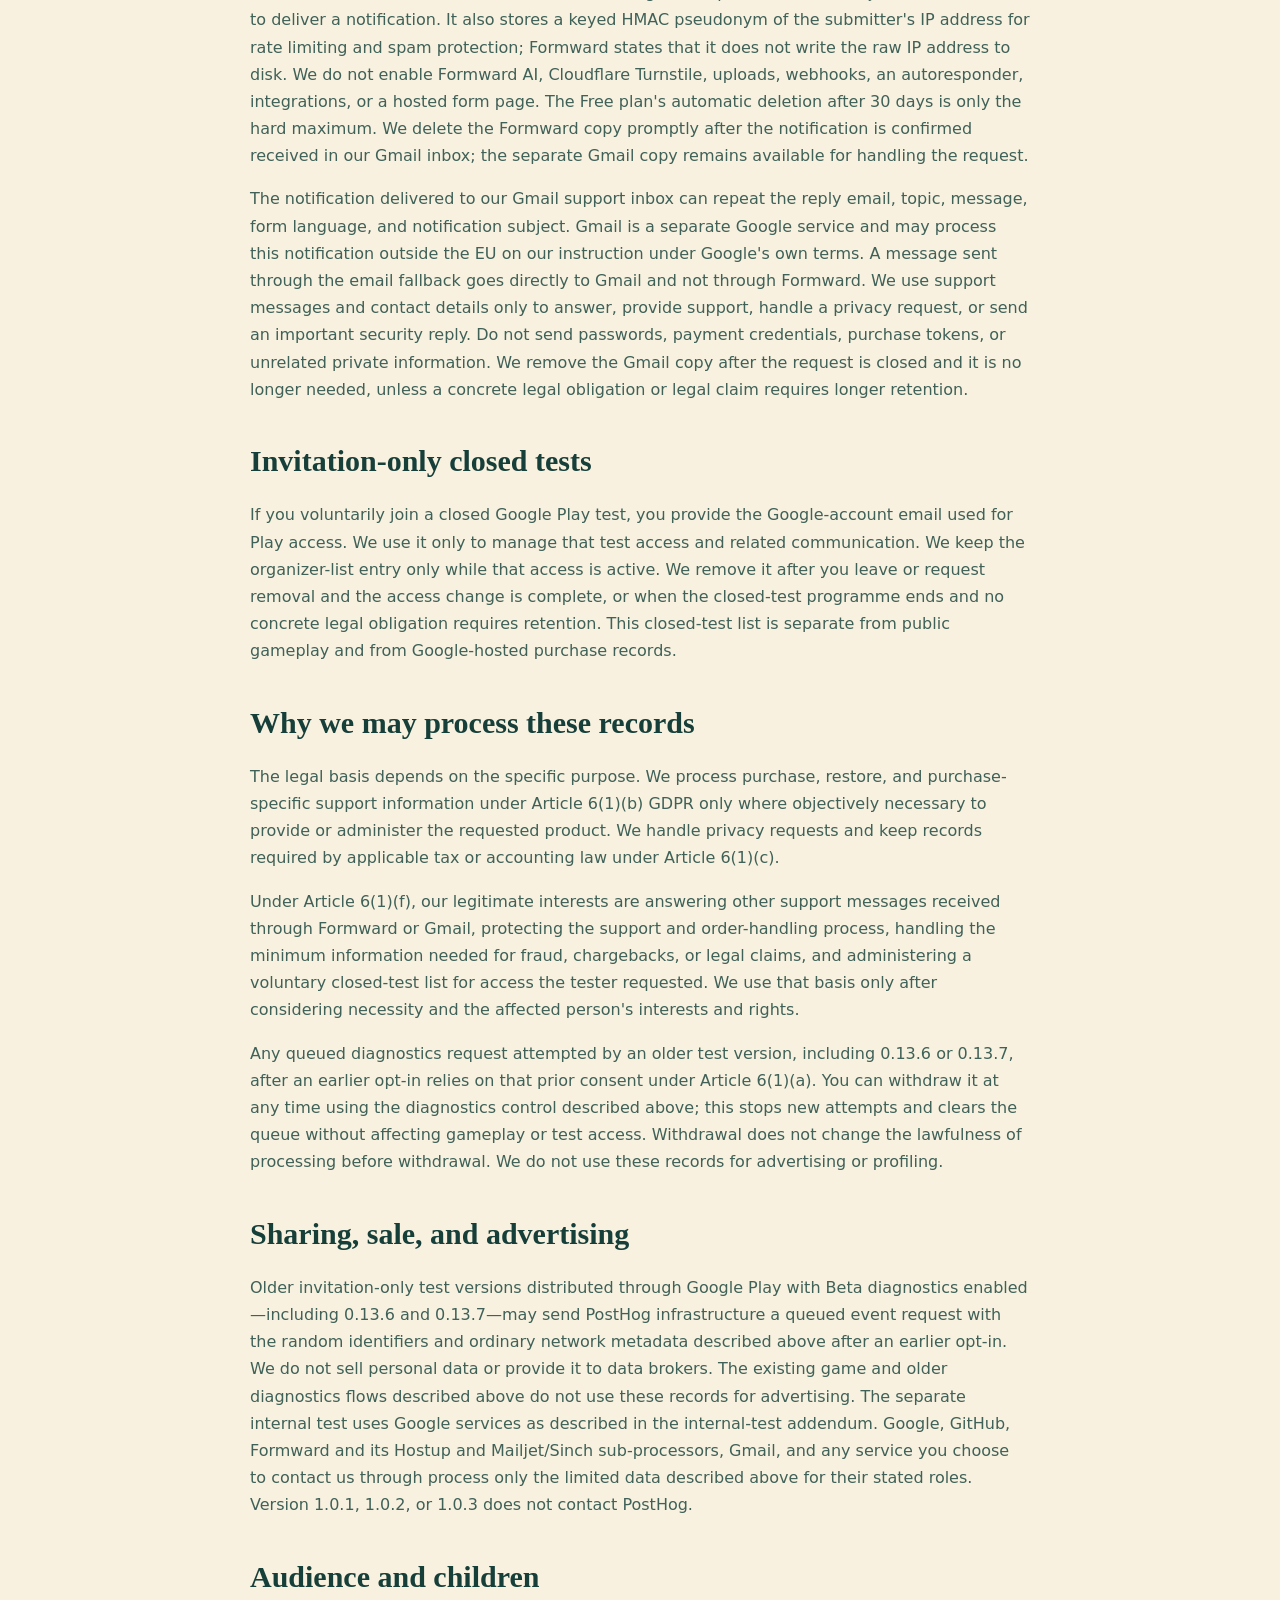
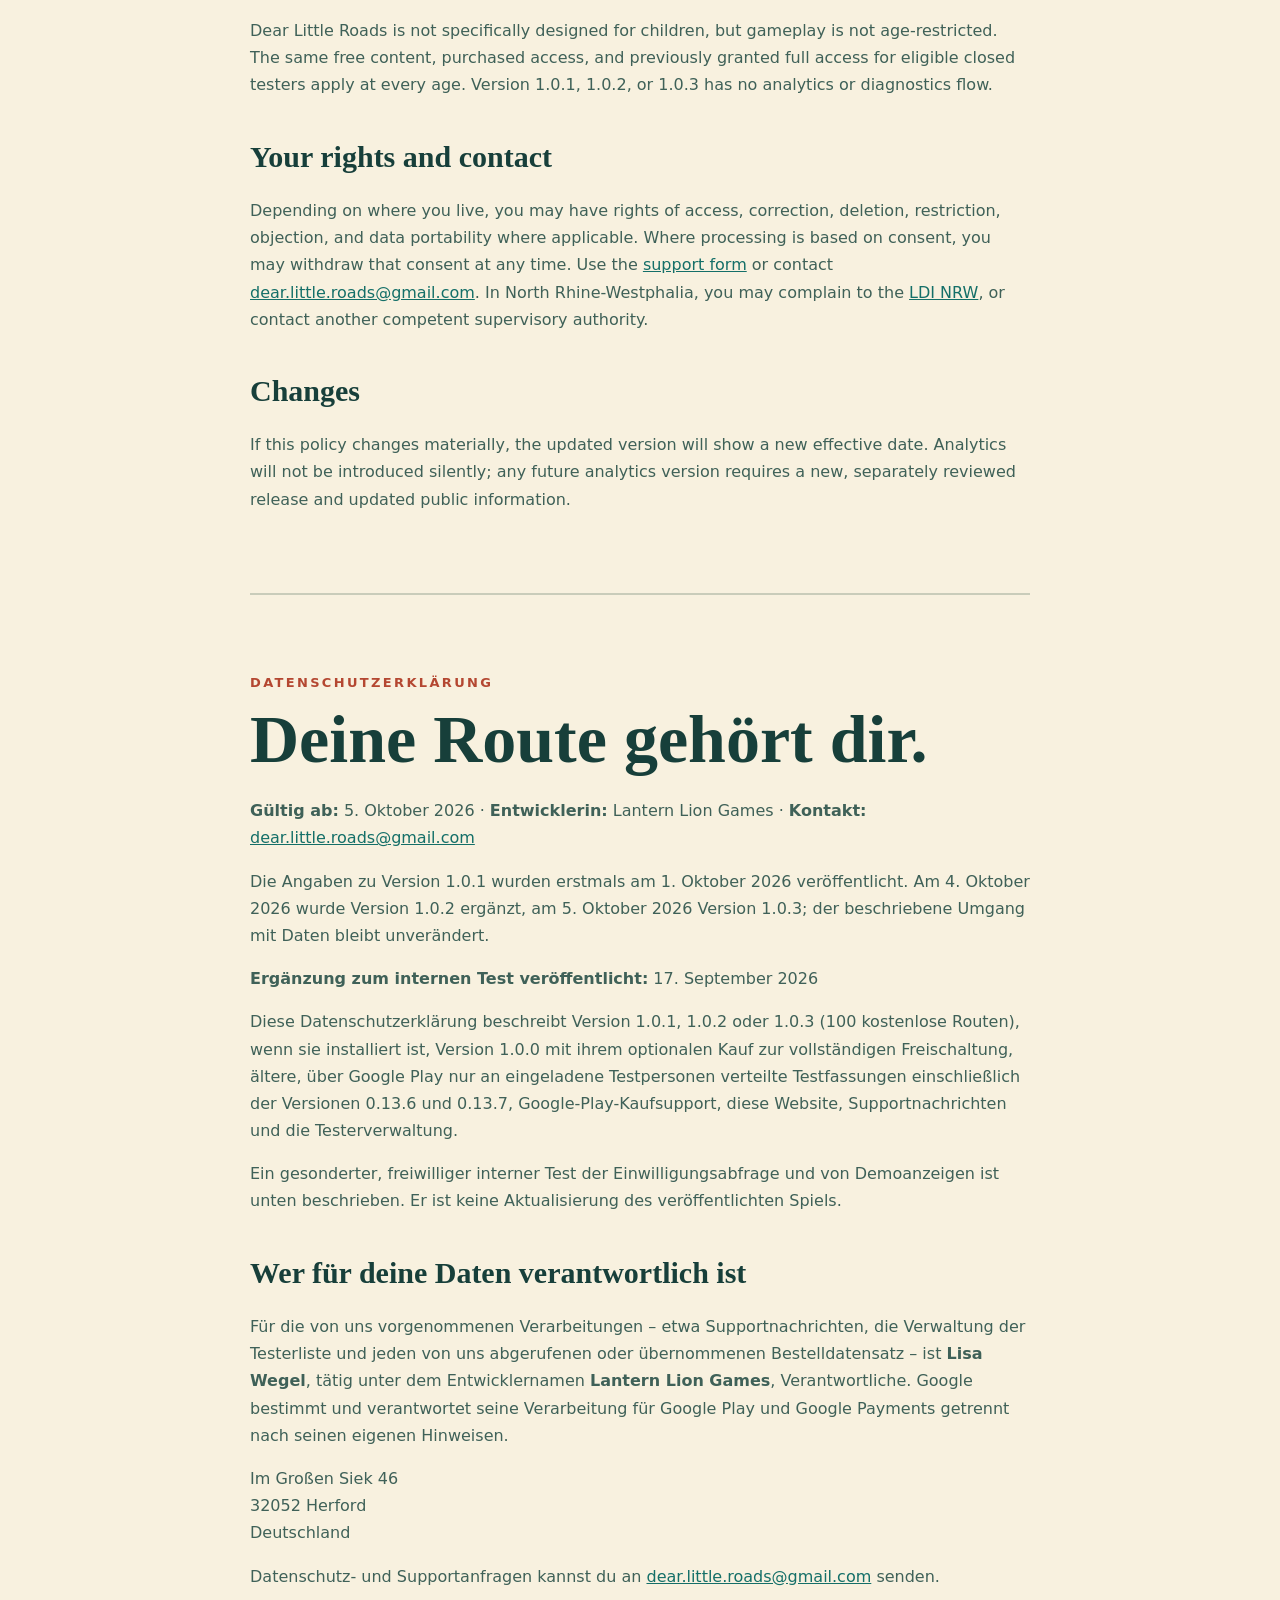
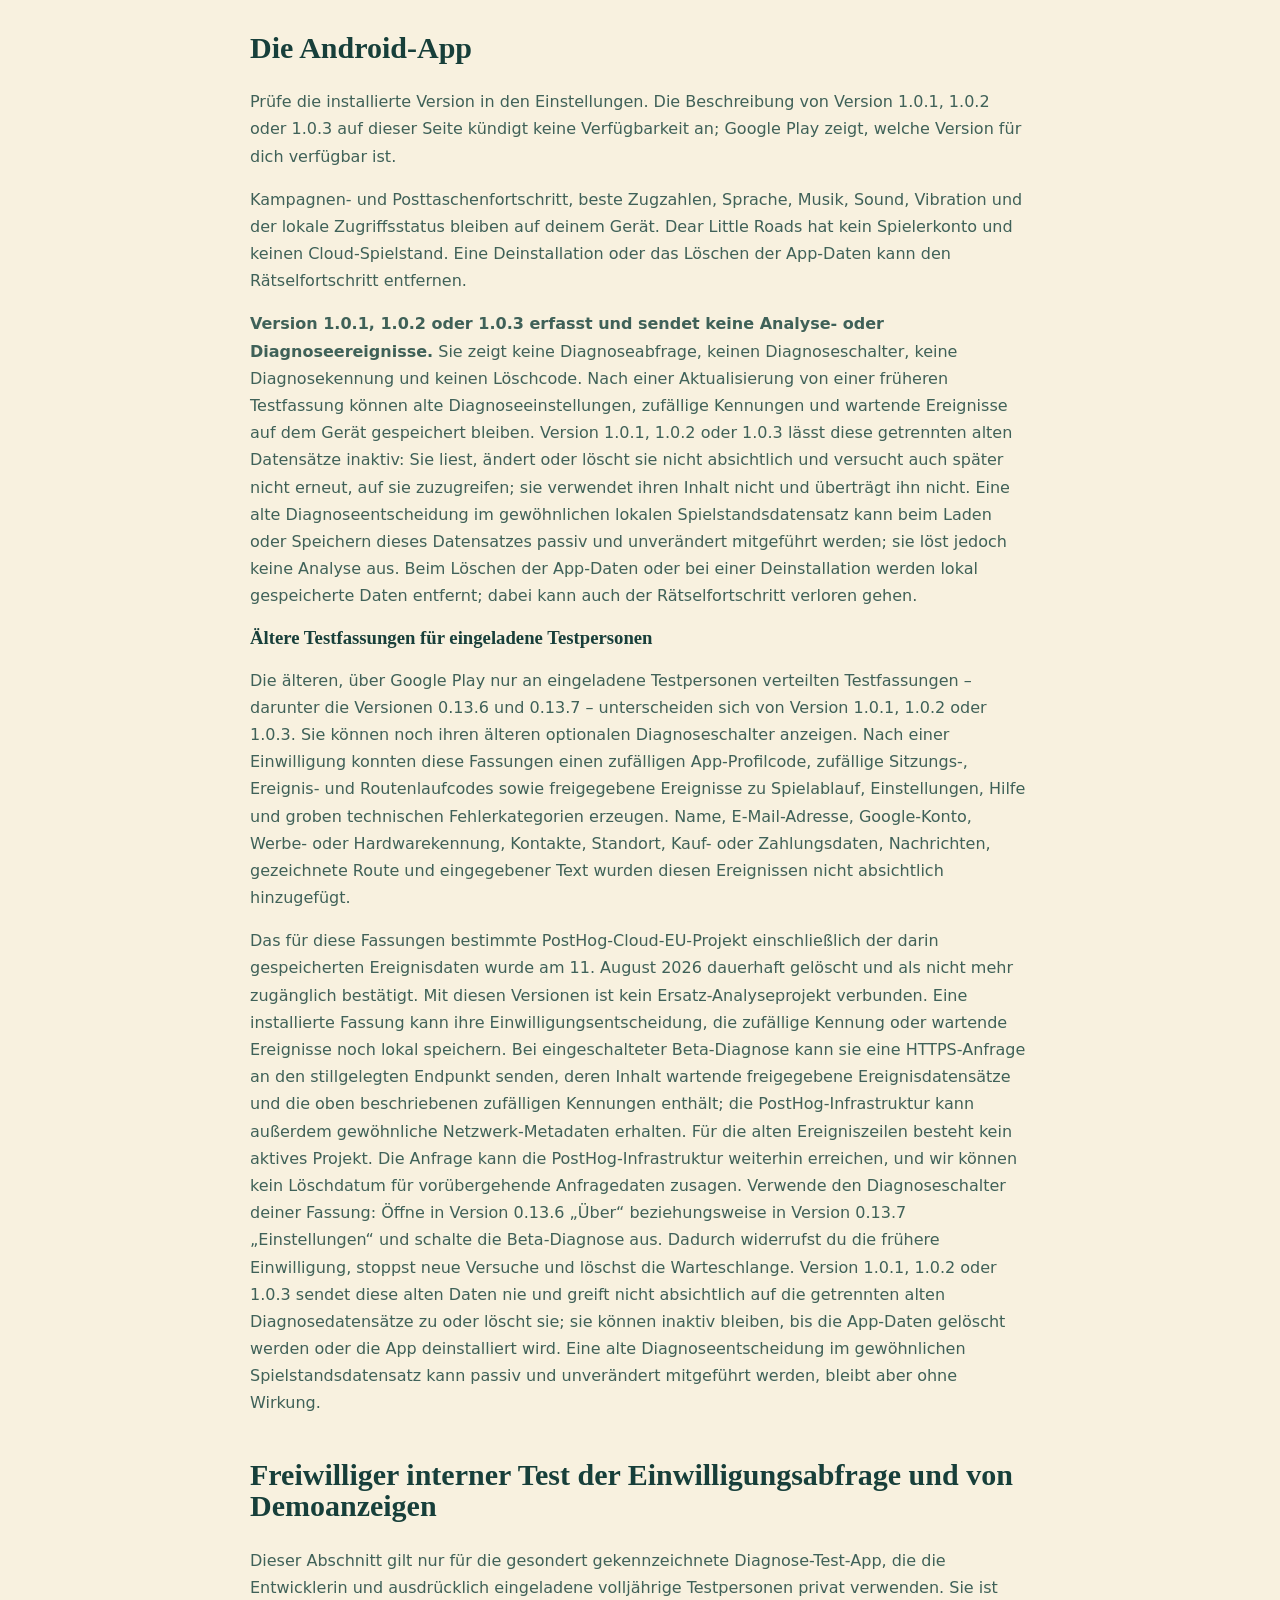
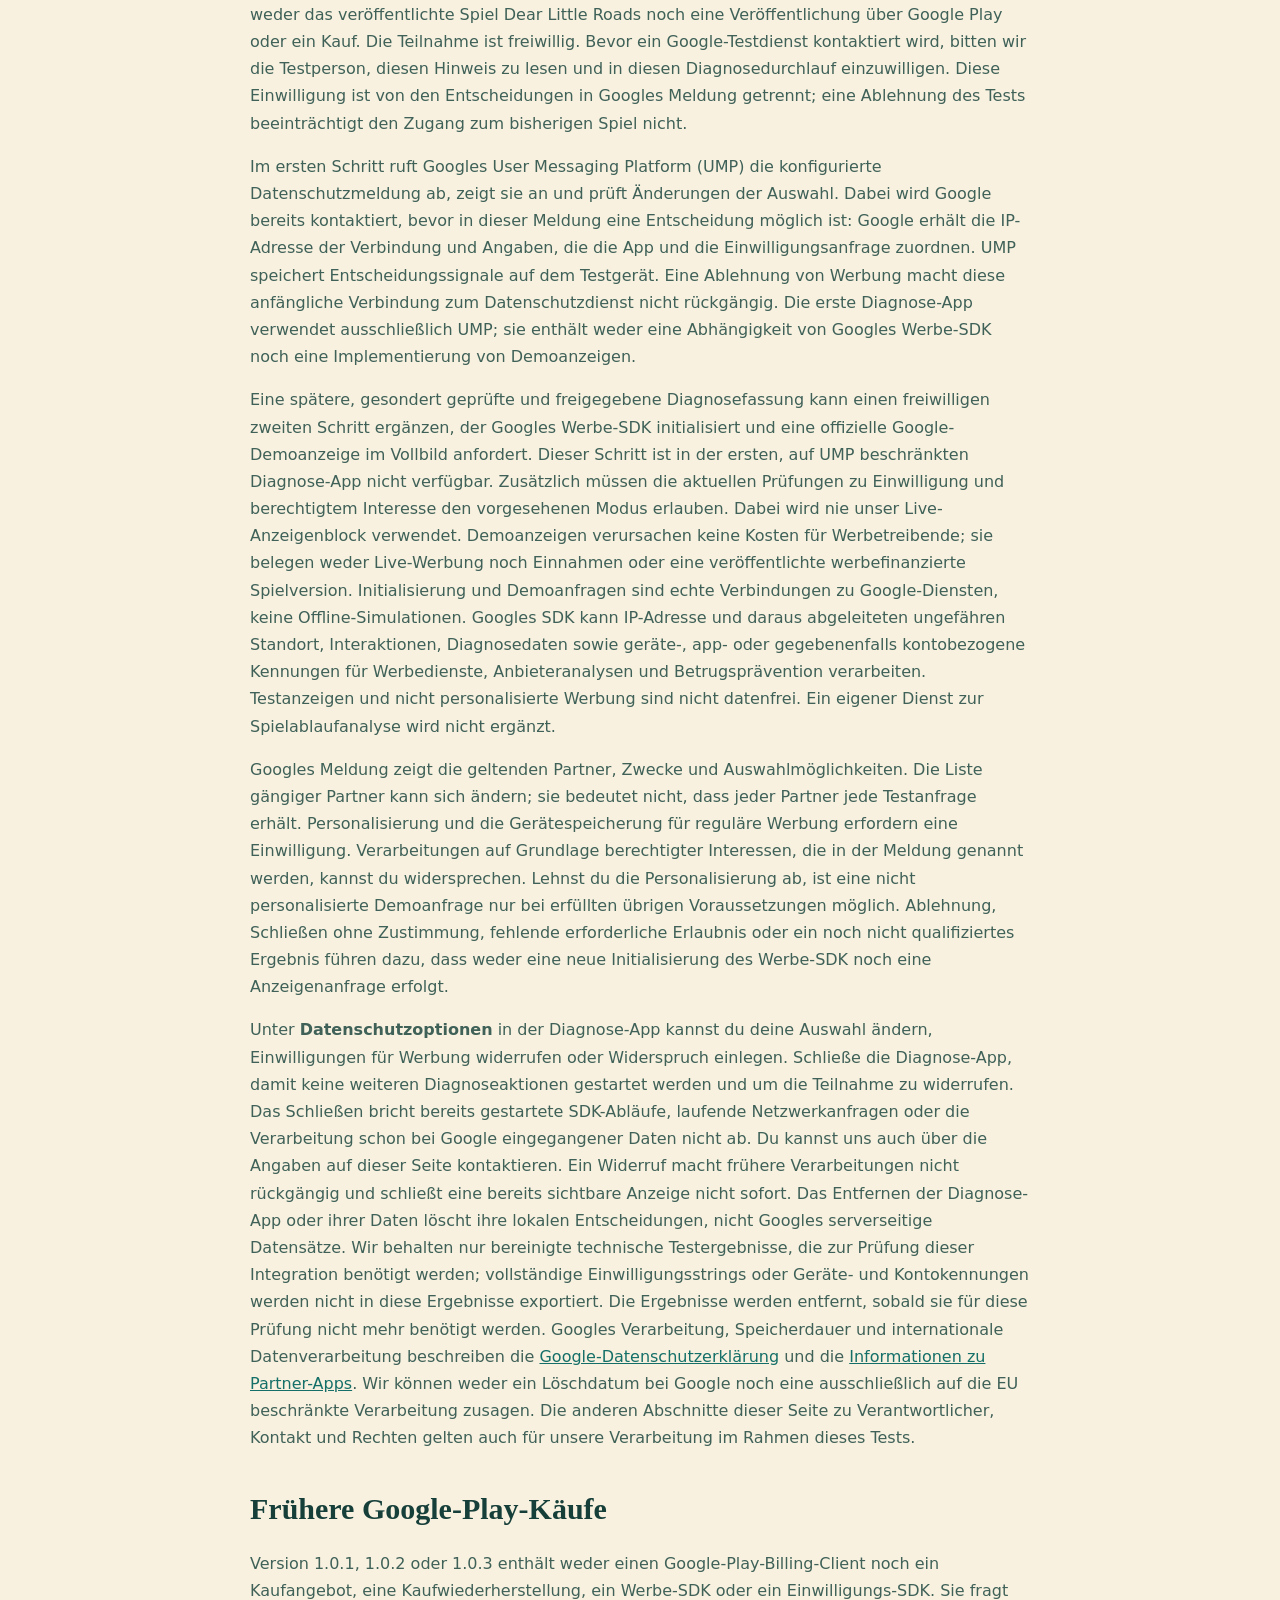
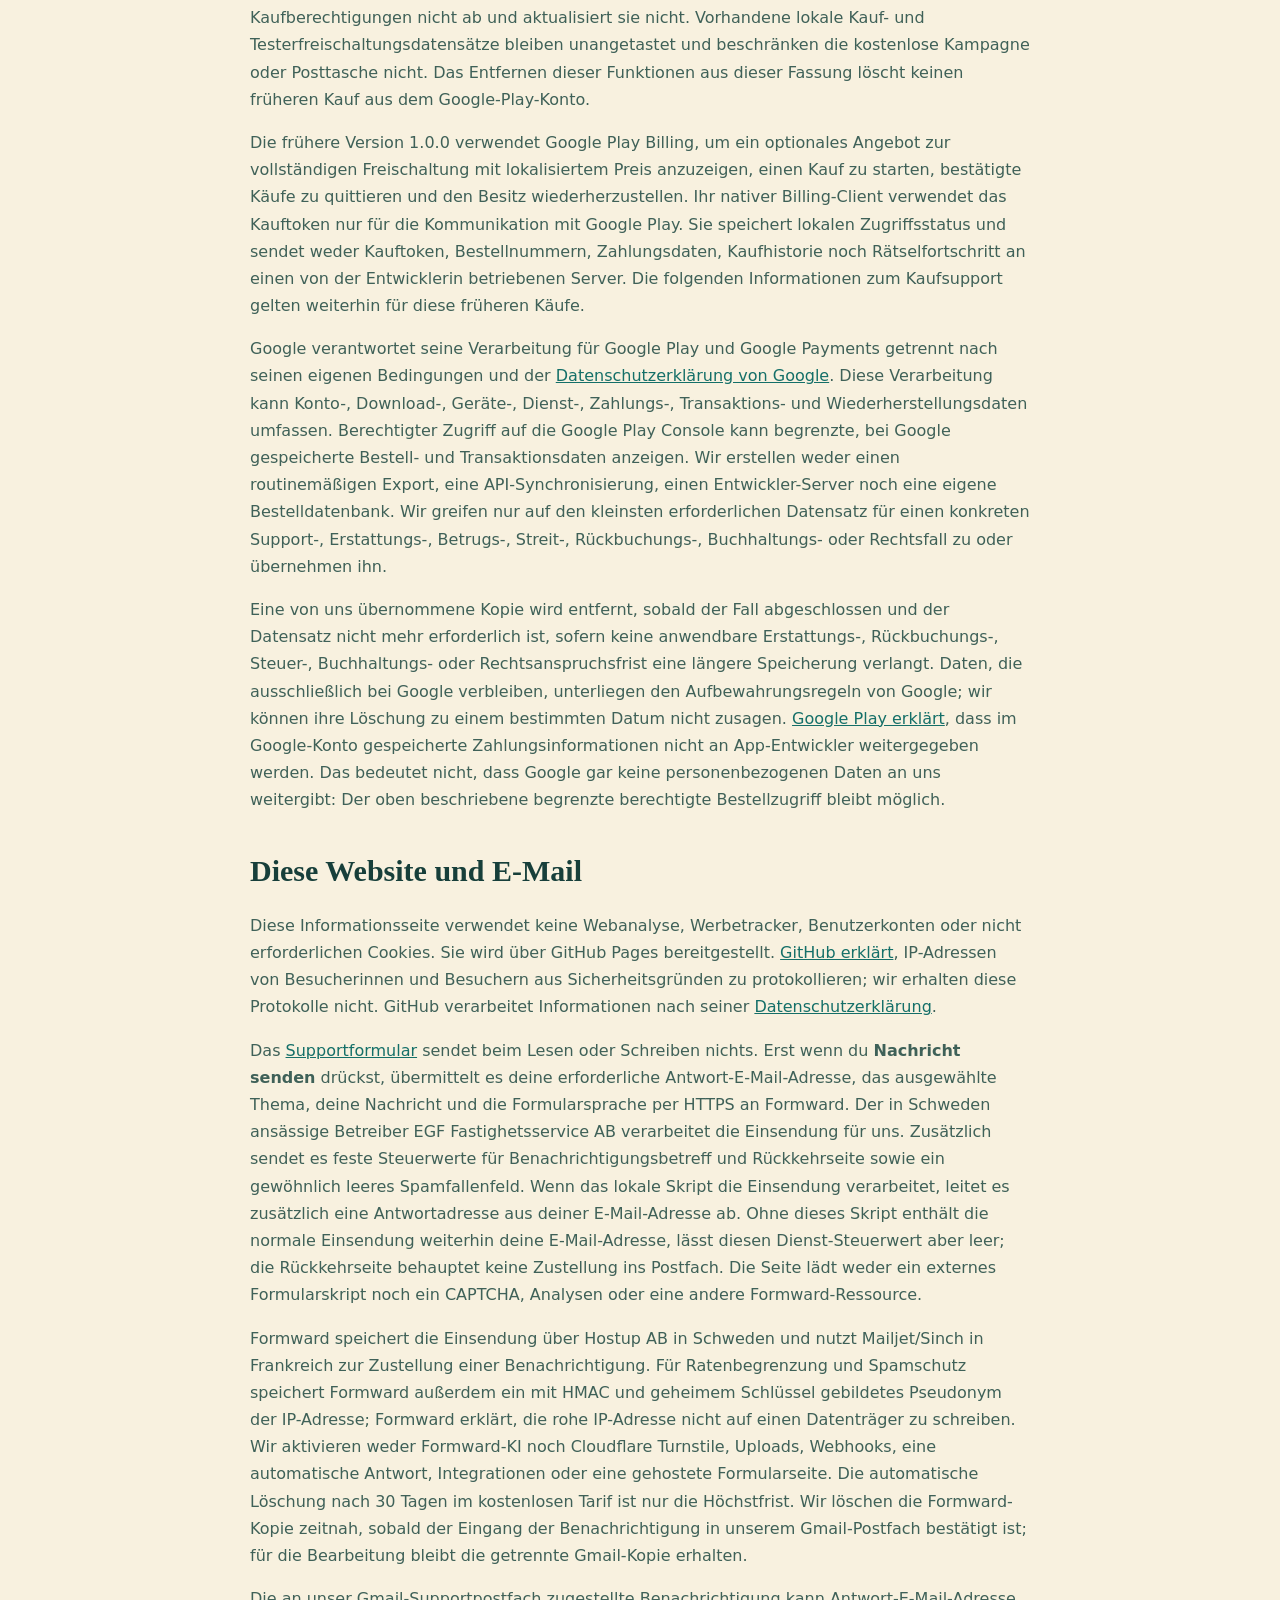
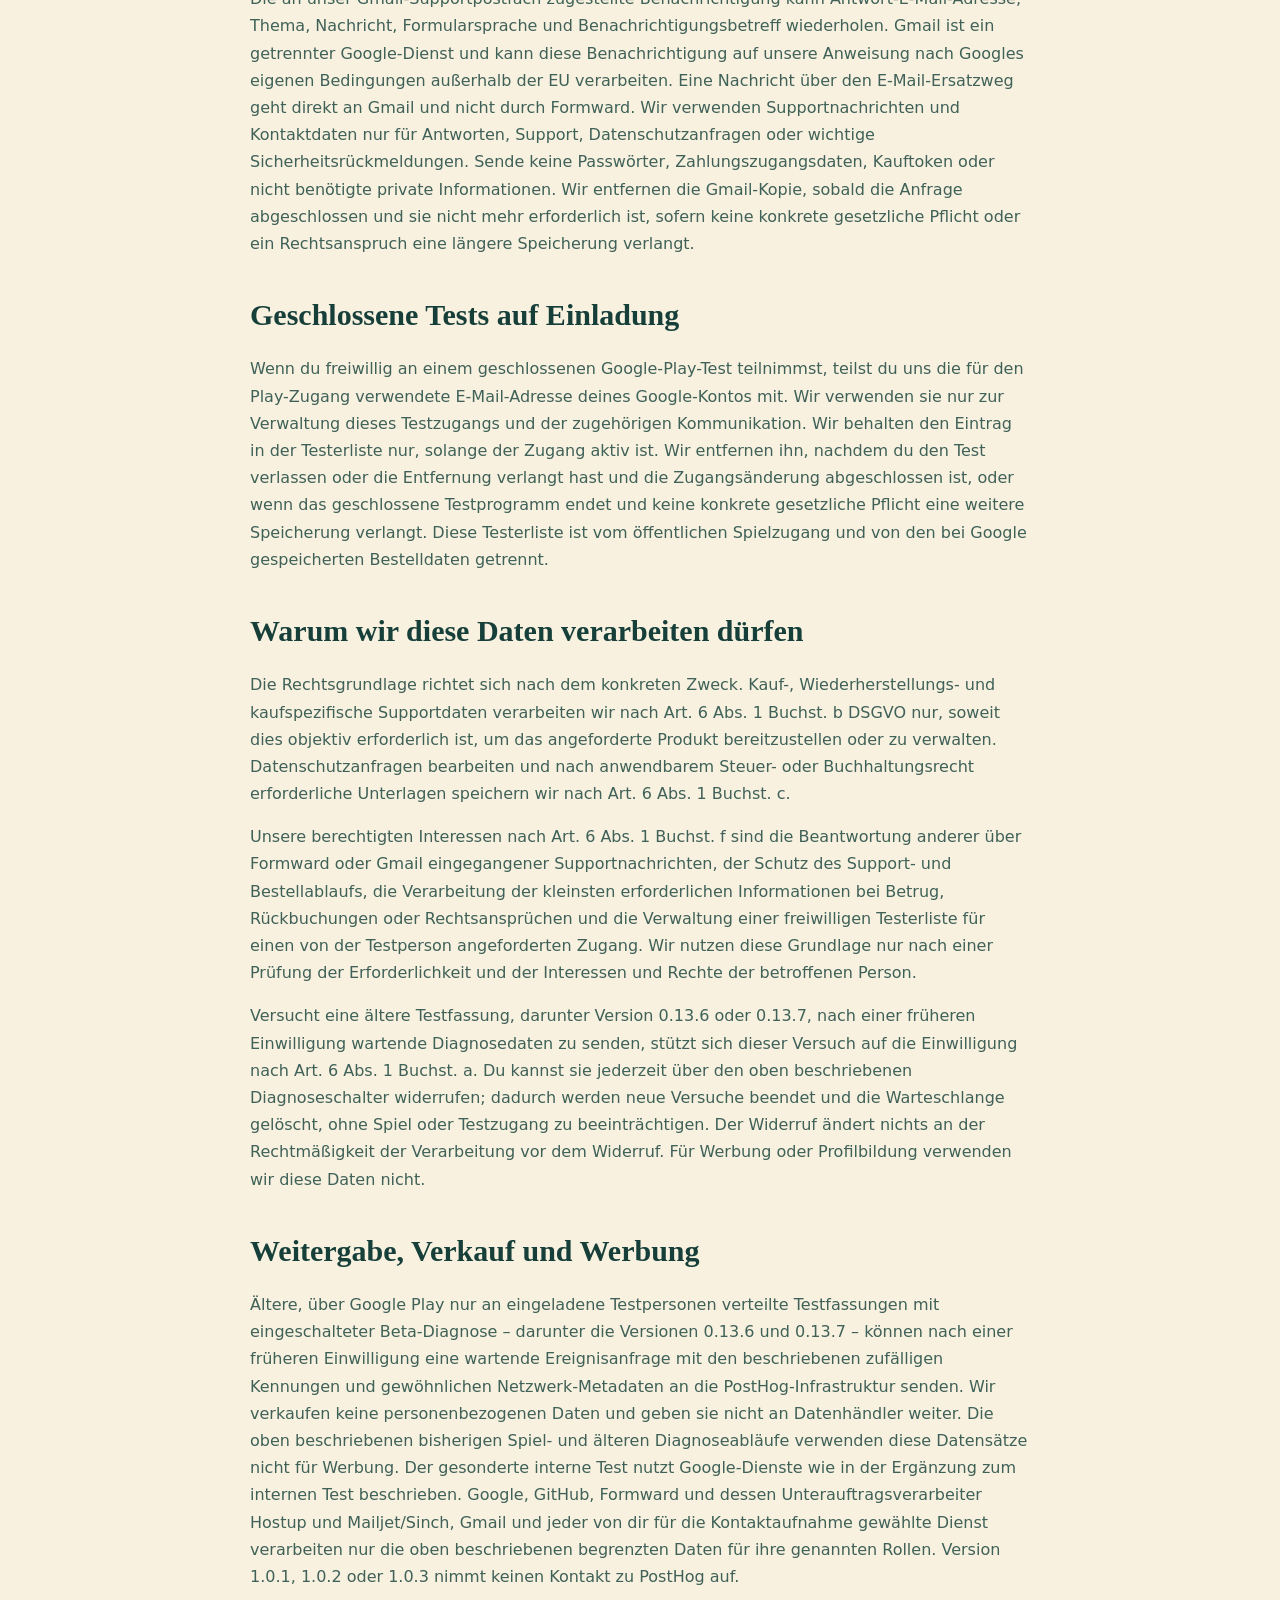
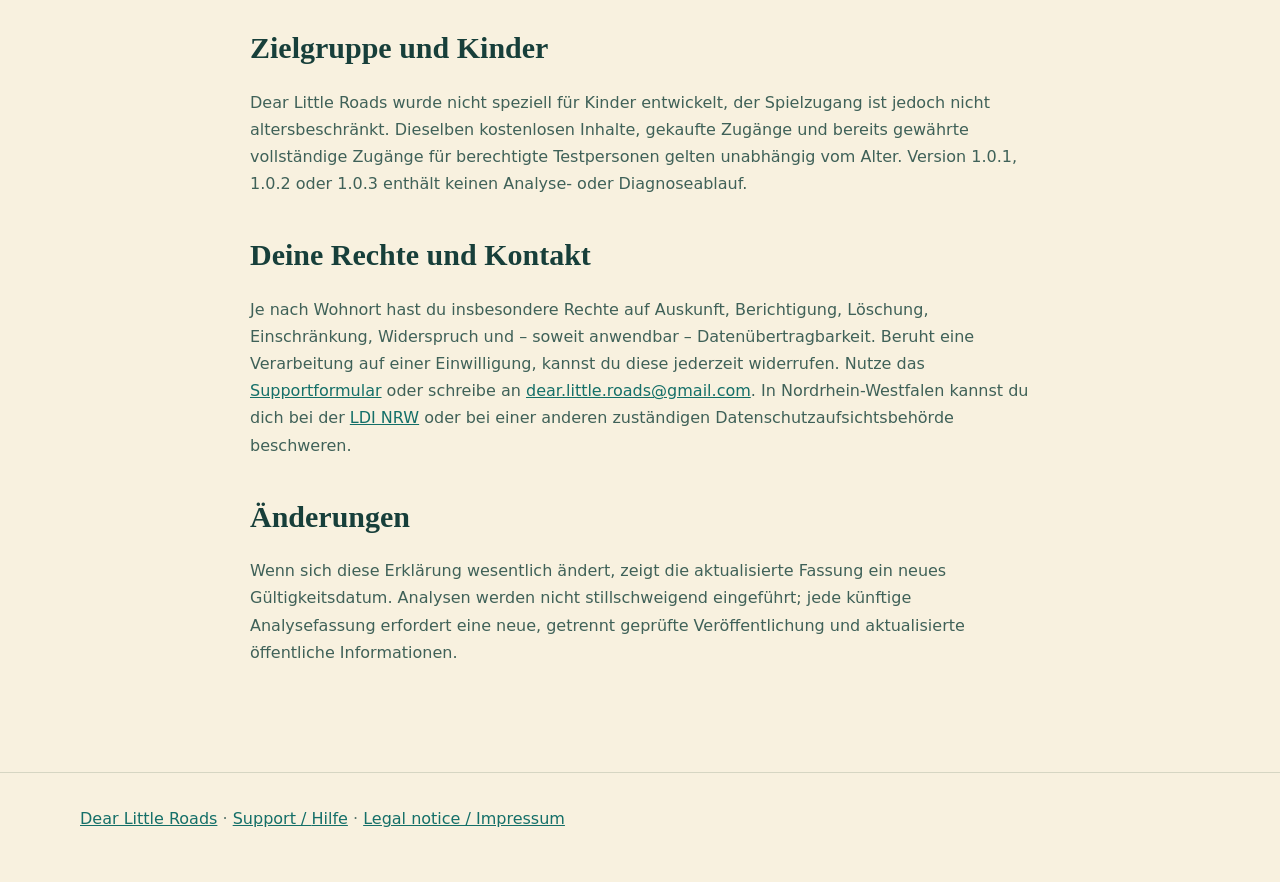
<file: privacy.html>
<!doctype html>
<html lang="en">
<head>
  <meta charset="utf-8">
  <meta name="viewport" content="width=device-width, initial-scale=1">
  <meta name="description" content="English and German privacy information for Dear Little Roads on Android.">
  <link rel="canonical" href="https://dearlittleroads.github.io/privacy.html">
  <title>Dear Little Roads privacy policy / Datenschutzerklärung</title>
  <link rel="stylesheet" href="styles.css">
  <link rel="icon" type="image/png" href="assets/icon-512x512.png">
</head>
<body>
  <a class="skip-link" href="#main">Skip to content / <span lang="de">Zum Inhalt</span></a>
  <header class="wrap topbar">
    <a class="brand" href="index.html"><span class="brand-mark" aria-hidden="true"><svg viewBox="0 0 64 64" focusable="false"><rect x="11" y="20" width="42" height="28" rx="6" fill="currentColor"/><path d="m14 22 18 14 18-14" fill="none" stroke="#e76f51" stroke-width="5" stroke-linecap="round" stroke-linejoin="round"/><circle cx="32" cy="36" r="4.5" fill="#f4b942"/></svg></span><span class="brand-wordmark">Dear Little Roads</span></a>
    <nav class="toplinks" aria-label="Information"><a href="support.html">Support / <span lang="de">Hilfe</span></a> <a href="legal.html">Legal notice / <span lang="de">Impressum</span></a></nav>
  </header>

  <main class="policy" id="main">
    <nav class="language-switcher" aria-label="Language selection / Sprachauswahl">
      <a href="#english" lang="en">English</a>
      <a href="#deutsch" lang="de">Deutsch</a>
    </nav>

    <article class="language-section" id="english" lang="en" aria-labelledby="english-title">
      <div class="eyebrow">Privacy policy</div>
      <h1 id="english-title">Your route is yours.</h1>
      <p><strong>Effective:</strong> 5 October 2026 · <strong>Developer:</strong> Lantern Lion Games · <strong>Contact:</strong> <a href="mailto:dear.little.roads@gmail.com">dear.little.roads@gmail.com</a></p>
      <p>The version 1.0.1 information was first published on 1 October 2026. Coverage of version 1.0.2 was added on 4 October 2026 and version 1.0.3 on 5 October 2026; the described data handling is unchanged.</p>
      <p><strong>Internal-test addendum published:</strong> 17 September 2026</p>
      <p>This policy describes version 1.0.1, 1.0.2, or 1.0.3 (100 free routes) when installed, version 1.0.0 with its optional full-unlock purchase, older invitation-only test versions distributed through Google Play including 0.13.6 and 0.13.7, Google Play purchase support, this website, support messages, and tester administration.</p>
      <p>A separate, optional internal consent and demo-ad test is described below. It is not an update to the released game.</p>

      <h2>Who controls your data</h2>
      <p>For processing that we undertake—such as support messages, tester-list administration, and any order record we access or copy—the data controller is <strong>Lisa Wegel</strong>, operating under the developer name <strong>Lantern Lion Games</strong>. Google separately determines and controls the Google Play and Google Payments processing it performs under its own notices.</p>
      <address>Im Großen Siek 46<br>32052 Herford<br>Germany</address>
      <p>Privacy and support requests can be sent to <a href="mailto:dear.little.roads@gmail.com">dear.little.roads@gmail.com</a>.</p>

      <h2>The Android app</h2>
      <p>Check the installed version in Settings. Describing version 1.0.1, 1.0.2, or 1.0.3 here does not announce its availability; Google Play shows which version is available to you.</p>
      <p>Campaign and Mailbag progress, best move counts, language, music, sound, vibration, and local access state stay on your device. Dear Little Roads has no player account and no cloud save. Uninstalling the app or clearing its data may remove puzzle progress.</p>
      <p><strong>Version 1.0.1, 1.0.2, or 1.0.3 does not collect or send analytics or diagnostic events.</strong> It shows no diagnostics prompt, toggle, identifier, or deletion code. After an update from an earlier test version, old diagnostics settings, random codes, and queued events may remain stored on the device. Version 1.0.1, 1.0.2, or 1.0.3 leaves those separate old records inactive: it does not intentionally read, change, delete, retry access to, use, or send them. An old diagnostics choice inside the ordinary on-device progress record may be passively carried forward unchanged when that record is loaded or saved; it never activates analytics. Clearing app data or uninstalling removes local state, but may also remove puzzle progress.</p>

      <h3>Older test versions for invited testers</h3>
      <p>Older invitation-only test versions distributed through Google Play—including 0.13.6 and 0.13.7—are different from version 1.0.1, 1.0.2, or 1.0.3. They may still show their older optional diagnostics control. After a tester opted in, those builds could create a random app-profile code, random session/event/route-run codes, and allowlisted gameplay, settings, help, and coarse technical-error events. They did not deliberately include a name, email, Google account, advertising or hardware identifier, contact, location, purchase data, payment data, message, drawn route, or typed text in those events.</p>
      <p>The dedicated PostHog Cloud EU project for those builds, including its stored event data, was permanently deleted and verified inaccessible on 11 August 2026. No replacement analytics project is connected to those versions. An installed copy may still retain its consent choice, random code, or queued events locally. While Beta diagnostics remains on, it may send an HTTPS request whose body contains queued allowlisted event records and random identifiers described above to the retired endpoint. PostHog infrastructure can also receive ordinary network metadata. There is no active project for the old event rows, but the request may still reach PostHog infrastructure and we cannot promise when transient request data is deleted. Use the diagnostics control shown by your build: in version 0.13.6, open About; in version 0.13.7, open Settings; then switch Beta diagnostics off. This withdraws the earlier opt-in, stops new attempts, and clears the pending queue. Version 1.0.1, 1.0.2, or 1.0.3 never sends this old data and does not intentionally access or delete the separate old diagnostics records; they may remain inactive until app data is cleared or the app is uninstalled. An old diagnostics choice inside the ordinary progress record may be carried forward unchanged but is never acted on.</p>

      <h2 id="internal-ad-test">Optional internal consent and demo-ad test</h2>
      <p>This section applies only to the separately labelled diagnostic test app used privately by the developer and specifically invited adult test operators. It is not the released Dear Little Roads game, a Google Play rollout or a purchase. Participation is voluntary. Before any Google test service is contacted, we ask the test operator to review this notice and agree to that diagnostic run. This consent is separate from the choices in Google's message; declining the test does not affect access to the existing game.</p>
      <p>The first stage uses Google's User Messaging Platform (UMP) to retrieve and display the configured privacy message and check changes to choices. This contacts Google before a choice can be made in that message: Google receives the connection's IP address and information identifying the app and consent request. UMP stores choice signals on the test device. Refusing advertising does not undo that initial privacy-service connection. The initial diagnostic host is UMP-only: it contains no Google advertising SDK dependency or demo-ad implementation.</p>
      <p>A later, separately reviewed and authorized diagnostic build may add an optional second stage that initializes Google's advertising SDK and requests an official Google demo interstitial. This stage is not available in the initial UMP-only host and also requires the test's current consent and legitimate-interest checks to permit the intended mode. It never uses our live ad unit. Demo ads do not charge advertisers; they are not proof of live advertising, revenue or an ad-supported game release. Initialization and demo requests are real Google-service connections, not offline simulations. Google's SDK can process IP address and approximate location inferred from it, interactions, diagnostics and device/app-related or applicable account-related identifiers for advertising services, provider analytics and fraud prevention. Test ads and non-personalized ads are not data-free. No separate developer gameplay-analytics service is added.</p>
      <p>Google's message presents the applicable partners, purposes and choices. Its common-partner list can change; the list does not mean every partner receives every test request. Personalization and ordinary-ad device storage require consent. Where the message identifies legitimate-interest processing, you can object. Declining personalization permits a non-personalized demo request only if the remaining requirements are met. Refusal, closing without agreement, missing required permission or an unqualified result means no new advertising-SDK initialization or ad request.</p>
      <p>Use <strong>Privacy choices</strong> in the diagnostic app to change choices, withdraw advertising consent or object; close the diagnostic app to stop starting further diagnostic actions and withdraw participation. Closing does not cancel already-started SDK work, in-flight network requests or processing of data already received by Google. You can also contact us using the details on this page. Withdrawal does not undo previous processing or instantly dismiss a visible ad. Removing the diagnostic app or its data removes its local choices, not Google's server-side records. We retain only redacted technical test results needed to verify this integration; we do not export complete consent strings or device/account identifiers into those results. Results are removed when no longer needed for that verification. Google's handling, retention and international processing are described in the <a href="https://policies.google.com/privacy">Google Privacy Policy</a> and <a href="https://policies.google.com/technologies/partner-sites">information about partner apps</a>; we cannot promise a Google deletion date or EU-only processing. The controller, contact and rights sections elsewhere on this page also apply to our handling of this test.</p>

      <h2>Earlier Google Play purchases</h2>
      <p>Version 1.0.1, 1.0.2, or 1.0.3 contains no Google Play Billing client, purchase offer, purchase-restoration control, advertising SDK, or consent SDK. It does not query or refresh purchase ownership. Existing local purchase and tester-grant records are left untouched and do not restrict its free campaign or Mailbag content. Removing those features from this version does not delete an earlier purchase from the Google Play account.</p>
      <p>Earlier version 1.0.0 uses Google Play Billing to show an optional full-unlock offer and its localized price, start a purchase, acknowledge confirmed purchases, and restore ownership. Its native Billing client uses the purchase token only to communicate with Google Play. It keeps local access state and does not send purchase tokens, order IDs, payment details, purchase history, or puzzle progress to a developer-controlled server. The following purchase-support information continues to apply to those earlier purchases.</p>
      <p>Google separately controls its Google Play and Google Payments processing under its own terms and the <a href="https://policies.google.com/privacy">Google Privacy Policy</a>. That processing can include account, download, device, service, payment, transaction, and restore data. Authorized access to Google Play Console can show limited Google-hosted order and transaction records. We do not create a routine export, API sync, developer backend, or separate order database. We access or copy only the minimum record needed for a specific support, refund, fraud, dispute, chargeback, accounting, or legal case.</p>
      <p>Any copy we make is removed when the case is closed and the record is no longer needed, unless an applicable refund, chargeback, tax, bookkeeping, or legal-claims period requires longer retention. Records that remain solely at Google follow Google's retention rules; we cannot promise their deletion on a particular date. <a href="https://support.google.com/googleplay/answer/11174377?hl=en">Google Play states</a> that payment information stored in your Google Account is not shared with app developers. That does not mean Google shares no personal data with us: the limited authorized order access described above remains possible.</p>

      <h2>This website and email</h2>
      <p>This information site uses no website analytics, advertising trackers, account system, or non-essential cookies. GitHub Pages hosts it. <a href="https://docs.github.com/en/pages/getting-started-with-github-pages/what-is-github-pages#data-collection">GitHub states</a> that it logs visitors' IP addresses for security; we do not receive those logs. GitHub processes information under its <a href="https://docs.github.com/en/site-policy/privacy-policies/github-general-privacy-statement">privacy statement</a>.</p>
      <p>The <a href="support.html#english-contact">support form</a> sends nothing while you read or type. Only after you press <strong>Send message</strong> does it send your required reply email, selected topic, message, and form language over HTTPS to Formward, operated by EGF Fastighetsservice AB in Sweden, which processes the submission for us. It also sends fixed service controls for the notification subject and return page and a normally empty spam-trap field. When the local script handles the submission, it additionally derives a reply-to setting from your email. Without that script, the standard submission still includes your email but leaves that service setting empty; the return page does not claim mailbox delivery. The page loads no remote form script, CAPTCHA, analytics, or other Formward resource.</p>
      <p>Formward stores the submission in Sweden through Hostup AB and uses Mailjet/Sinch in France to deliver a notification. It also stores a keyed HMAC pseudonym of the submitter's IP address for rate limiting and spam protection; Formward states that it does not write the raw IP address to disk. We do not enable Formward AI, Cloudflare Turnstile, uploads, webhooks, an autoresponder, integrations, or a hosted form page. The Free plan's automatic deletion after 30 days is only the hard maximum. We delete the Formward copy promptly after the notification is confirmed received in our Gmail inbox; the separate Gmail copy remains available for handling the request.</p>
      <p>The notification delivered to our Gmail support inbox can repeat the reply email, topic, message, form language, and notification subject. Gmail is a separate Google service and may process this notification outside the EU on our instruction under Google's own terms. A message sent through the email fallback goes directly to Gmail and not through Formward. We use support messages and contact details only to answer, provide support, handle a privacy request, or send an important security reply. Do not send passwords, payment credentials, purchase tokens, or unrelated private information. We remove the Gmail copy after the request is closed and it is no longer needed, unless a concrete legal obligation or legal claim requires longer retention.</p>

      <h2>Invitation-only closed tests</h2>
      <p>If you voluntarily join a closed Google Play test, you provide the Google-account email used for Play access. We use it only to manage that test access and related communication. We keep the organizer-list entry only while that access is active. We remove it after you leave or request removal and the access change is complete, or when the closed-test programme ends and no concrete legal obligation requires retention. This closed-test list is separate from public gameplay and from Google-hosted purchase records.</p>

      <h2>Why we may process these records</h2>
      <p>The legal basis depends on the specific purpose. We process purchase, restore, and purchase-specific support information under Article 6(1)(b) GDPR only where objectively necessary to provide or administer the requested product. We handle privacy requests and keep records required by applicable tax or accounting law under Article 6(1)(c).</p>
      <p>Under Article 6(1)(f), our legitimate interests are answering other support messages received through Formward or Gmail, protecting the support and order-handling process, handling the minimum information needed for fraud, chargebacks, or legal claims, and administering a voluntary closed-test list for access the tester requested. We use that basis only after considering necessity and the affected person's interests and rights.</p>
      <p>Any queued diagnostics request attempted by an older test version, including 0.13.6 or 0.13.7, after an earlier opt-in relies on that prior consent under Article 6(1)(a). You can withdraw it at any time using the diagnostics control described above; this stops new attempts and clears the queue without affecting gameplay or test access. Withdrawal does not change the lawfulness of processing before withdrawal. We do not use these records for advertising or profiling.</p>

      <h2>Sharing, sale, and advertising</h2>
      <p>Older invitation-only test versions distributed through Google Play with Beta diagnostics enabled—including 0.13.6 and 0.13.7—may send PostHog infrastructure a queued event request with the random identifiers and ordinary network metadata described above after an earlier opt-in. We do not sell personal data or provide it to data brokers. The existing game and older diagnostics flows described above do not use these records for advertising. The separate internal test uses Google services as described in the internal-test addendum. Google, GitHub, Formward and its Hostup and Mailjet/Sinch sub-processors, Gmail, and any service you choose to contact us through process only the limited data described above for their stated roles. Version 1.0.1, 1.0.2, or 1.0.3 does not contact PostHog.</p>

      <h2>Audience and children</h2>
      <p>Dear Little Roads is not specifically designed for children, but gameplay is not age-restricted. The same free content, purchased access, and previously granted full access for eligible closed testers apply at every age. Version 1.0.1, 1.0.2, or 1.0.3 has no analytics or diagnostics flow.</p>

      <h2>Your rights and contact</h2>
      <p>Depending on where you live, you may have rights of access, correction, deletion, restriction, objection, and data portability where applicable. Where processing is based on consent, you may withdraw that consent at any time. Use the <a href="support.html#english-contact">support form</a> or contact <a href="mailto:dear.little.roads@gmail.com">dear.little.roads@gmail.com</a>. In North Rhine-Westphalia, you may complain to the <a href="https://www.ldi.nrw.de/kontakt/ihre-beschwerde">LDI NRW</a>, or contact another competent supervisory authority.</p>

      <h2>Changes</h2>
      <p>If this policy changes materially, the updated version will show a new effective date. Analytics will not be introduced silently; any future analytics version requires a new, separately reviewed release and updated public information.</p>
    </article>

    <article class="language-section" id="deutsch" lang="de" aria-labelledby="deutsch-title">
      <div class="eyebrow">Datenschutzerklärung</div>
      <h1 id="deutsch-title">Deine Route gehört dir.</h1>
      <p><strong>Gültig ab:</strong> 5. Oktober 2026 · <strong>Entwicklerin:</strong> Lantern Lion Games · <strong>Kontakt:</strong> <a href="mailto:dear.little.roads@gmail.com">dear.little.roads@gmail.com</a></p>
      <p>Die Angaben zu Version 1.0.1 wurden erstmals am 1. Oktober 2026 veröffentlicht. Am 4. Oktober 2026 wurde Version 1.0.2 ergänzt, am 5. Oktober 2026 Version 1.0.3; der beschriebene Umgang mit Daten bleibt unverändert.</p>
      <p><strong>Ergänzung zum internen Test veröffentlicht:</strong> 17. September 2026</p>
      <p>Diese Datenschutzerklärung beschreibt Version 1.0.1, 1.0.2 oder 1.0.3 (100 kostenlose Routen), wenn sie installiert ist, Version 1.0.0 mit ihrem optionalen Kauf zur vollständigen Freischaltung, ältere, über Google Play nur an eingeladene Testpersonen verteilte Testfassungen einschließlich der Versionen 0.13.6 und 0.13.7, Google-Play-Kaufsupport, diese Website, Supportnachrichten und die Testerverwaltung.</p>
      <p>Ein gesonderter, freiwilliger interner Test der Einwilligungsabfrage und von Demoanzeigen ist unten beschrieben. Er ist keine Aktualisierung des veröffentlichten Spiels.</p>

      <h2>Wer für deine Daten verantwortlich ist</h2>
      <p>Für die von uns vorgenommenen Verarbeitungen – etwa Supportnachrichten, die Verwaltung der Testerliste und jeden von uns abgerufenen oder übernommenen Bestelldatensatz – ist <strong>Lisa Wegel</strong>, tätig unter dem Entwicklernamen <strong>Lantern Lion Games</strong>, Verantwortliche. Google bestimmt und verantwortet seine Verarbeitung für Google Play und Google Payments getrennt nach seinen eigenen Hinweisen.</p>
      <address>Im Großen Siek 46<br>32052 Herford<br>Deutschland</address>
      <p>Datenschutz- und Supportanfragen kannst du an <a href="mailto:dear.little.roads@gmail.com">dear.little.roads@gmail.com</a> senden.</p>

      <h2>Die Android-App</h2>
      <p>Prüfe die installierte Version in den Einstellungen. Die Beschreibung von Version 1.0.1, 1.0.2 oder 1.0.3 auf dieser Seite kündigt keine Verfügbarkeit an; Google Play zeigt, welche Version für dich verfügbar ist.</p>
      <p>Kampagnen- und Posttaschenfortschritt, beste Zugzahlen, Sprache, Musik, Sound, Vibration und der lokale Zugriffsstatus bleiben auf deinem Gerät. Dear Little Roads hat kein Spielerkonto und keinen Cloud-Spielstand. Eine Deinstallation oder das Löschen der App-Daten kann den Rätselfortschritt entfernen.</p>
      <p><strong>Version 1.0.1, 1.0.2 oder 1.0.3 erfasst und sendet keine Analyse- oder Diagnoseereignisse.</strong> Sie zeigt keine Diagnoseabfrage, keinen Diagnoseschalter, keine Diagnosekennung und keinen Löschcode. Nach einer Aktualisierung von einer früheren Testfassung können alte Diagnoseeinstellungen, zufällige Kennungen und wartende Ereignisse auf dem Gerät gespeichert bleiben. Version 1.0.1, 1.0.2 oder 1.0.3 lässt diese getrennten alten Datensätze inaktiv: Sie liest, ändert oder löscht sie nicht absichtlich und versucht auch später nicht erneut, auf sie zuzugreifen; sie verwendet ihren Inhalt nicht und überträgt ihn nicht. Eine alte Diagnoseentscheidung im gewöhnlichen lokalen Spielstandsdatensatz kann beim Laden oder Speichern dieses Datensatzes passiv und unverändert mitgeführt werden; sie löst jedoch keine Analyse aus. Beim Löschen der App-Daten oder bei einer Deinstallation werden lokal gespeicherte Daten entfernt; dabei kann auch der Rätselfortschritt verloren gehen.</p>

      <h3>Ältere Testfassungen für eingeladene Testpersonen</h3>
      <p>Die älteren, über Google Play nur an eingeladene Testpersonen verteilten Testfassungen – darunter die Versionen 0.13.6 und 0.13.7 – unterscheiden sich von Version 1.0.1, 1.0.2 oder 1.0.3. Sie können noch ihren älteren optionalen Diagnoseschalter anzeigen. Nach einer Einwilligung konnten diese Fassungen einen zufälligen App-Profilcode, zufällige Sitzungs-, Ereignis- und Routenlaufcodes sowie freigegebene Ereignisse zu Spielablauf, Einstellungen, Hilfe und groben technischen Fehlerkategorien erzeugen. Name, E-Mail-Adresse, Google-Konto, Werbe- oder Hardwarekennung, Kontakte, Standort, Kauf- oder Zahlungsdaten, Nachrichten, gezeichnete Route und eingegebener Text wurden diesen Ereignissen nicht absichtlich hinzugefügt.</p>
      <p>Das für diese Fassungen bestimmte PostHog-Cloud-EU-Projekt einschließlich der darin gespeicherten Ereignisdaten wurde am 11. August 2026 dauerhaft gelöscht und als nicht mehr zugänglich bestätigt. Mit diesen Versionen ist kein Ersatz-Analyseprojekt verbunden. Eine installierte Fassung kann ihre Einwilligungsentscheidung, die zufällige Kennung oder wartende Ereignisse noch lokal speichern. Bei eingeschalteter Beta-Diagnose kann sie eine HTTPS-Anfrage an den stillgelegten Endpunkt senden, deren Inhalt wartende freigegebene Ereignisdatensätze und die oben beschriebenen zufälligen Kennungen enthält; die PostHog-Infrastruktur kann außerdem gewöhnliche Netzwerk-Metadaten erhalten. Für die alten Ereigniszeilen besteht kein aktives Projekt. Die Anfrage kann die PostHog-Infrastruktur weiterhin erreichen, und wir können kein Löschdatum für vorübergehende Anfragedaten zusagen. Verwende den Diagnoseschalter deiner Fassung: Öffne in Version 0.13.6 „Über“ beziehungsweise in Version 0.13.7 „Einstellungen“ und schalte die Beta-Diagnose aus. Dadurch widerrufst du die frühere Einwilligung, stoppst neue Versuche und löschst die Warteschlange. Version 1.0.1, 1.0.2 oder 1.0.3 sendet diese alten Daten nie und greift nicht absichtlich auf die getrennten alten Diagnosedatensätze zu oder löscht sie; sie können inaktiv bleiben, bis die App-Daten gelöscht werden oder die App deinstalliert wird. Eine alte Diagnoseentscheidung im gewöhnlichen Spielstandsdatensatz kann passiv und unverändert mitgeführt werden, bleibt aber ohne Wirkung.</p>

      <h2 id="interner-werbetest">Freiwilliger interner Test der Einwilligungsabfrage und von Demoanzeigen</h2>
      <p>Dieser Abschnitt gilt nur für die gesondert gekennzeichnete Diagnose-Test-App, die die Entwicklerin und ausdrücklich eingeladene volljährige Testpersonen privat verwenden. Sie ist weder das veröffentlichte Spiel Dear Little Roads noch eine Veröffentlichung über Google Play oder ein Kauf. Die Teilnahme ist freiwillig. Bevor ein Google-Testdienst kontaktiert wird, bitten wir die Testperson, diesen Hinweis zu lesen und in diesen Diagnosedurchlauf einzuwilligen. Diese Einwilligung ist von den Entscheidungen in Googles Meldung getrennt; eine Ablehnung des Tests beeinträchtigt den Zugang zum bisherigen Spiel nicht.</p>
      <p>Im ersten Schritt ruft Googles User Messaging Platform (UMP) die konfigurierte Datenschutzmeldung ab, zeigt sie an und prüft Änderungen der Auswahl. Dabei wird Google bereits kontaktiert, bevor in dieser Meldung eine Entscheidung möglich ist: Google erhält die IP-Adresse der Verbindung und Angaben, die die App und die Einwilligungsanfrage zuordnen. UMP speichert Entscheidungssignale auf dem Testgerät. Eine Ablehnung von Werbung macht diese anfängliche Verbindung zum Datenschutzdienst nicht rückgängig. Die erste Diagnose-App verwendet ausschließlich UMP; sie enthält weder eine Abhängigkeit von Googles Werbe-SDK noch eine Implementierung von Demoanzeigen.</p>
      <p>Eine spätere, gesondert geprüfte und freigegebene Diagnosefassung kann einen freiwilligen zweiten Schritt ergänzen, der Googles Werbe-SDK initialisiert und eine offizielle Google-Demoanzeige im Vollbild anfordert. Dieser Schritt ist in der ersten, auf UMP beschränkten Diagnose-App nicht verfügbar. Zusätzlich müssen die aktuellen Prüfungen zu Einwilligung und berechtigtem Interesse den vorgesehenen Modus erlauben. Dabei wird nie unser Live-Anzeigenblock verwendet. Demoanzeigen verursachen keine Kosten für Werbetreibende; sie belegen weder Live-Werbung noch Einnahmen oder eine veröffentlichte werbefinanzierte Spielversion. Initialisierung und Demoanfragen sind echte Verbindungen zu Google-Diensten, keine Offline-Simulationen. Googles SDK kann IP-Adresse und daraus abgeleiteten ungefähren Standort, Interaktionen, Diagnosedaten sowie geräte-, app- oder gegebenenfalls kontobezogene Kennungen für Werbedienste, Anbieteranalysen und Betrugsprävention verarbeiten. Testanzeigen und nicht personalisierte Werbung sind nicht datenfrei. Ein eigener Dienst zur Spielablaufanalyse wird nicht ergänzt.</p>
      <p>Googles Meldung zeigt die geltenden Partner, Zwecke und Auswahlmöglichkeiten. Die Liste gängiger Partner kann sich ändern; sie bedeutet nicht, dass jeder Partner jede Testanfrage erhält. Personalisierung und die Gerätespeicherung für reguläre Werbung erfordern eine Einwilligung. Verarbeitungen auf Grundlage berechtigter Interessen, die in der Meldung genannt werden, kannst du widersprechen. Lehnst du die Personalisierung ab, ist eine nicht personalisierte Demoanfrage nur bei erfüllten übrigen Voraussetzungen möglich. Ablehnung, Schließen ohne Zustimmung, fehlende erforderliche Erlaubnis oder ein noch nicht qualifiziertes Ergebnis führen dazu, dass weder eine neue Initialisierung des Werbe-SDK noch eine Anzeigenanfrage erfolgt.</p>
      <p>Unter <strong>Datenschutzoptionen</strong> in der Diagnose-App kannst du deine Auswahl ändern, Einwilligungen für Werbung widerrufen oder Widerspruch einlegen. Schließe die Diagnose-App, damit keine weiteren Diagnoseaktionen gestartet werden und um die Teilnahme zu widerrufen. Das Schließen bricht bereits gestartete SDK-Abläufe, laufende Netzwerkanfragen oder die Verarbeitung schon bei Google eingegangener Daten nicht ab. Du kannst uns auch über die Angaben auf dieser Seite kontaktieren. Ein Widerruf macht frühere Verarbeitungen nicht rückgängig und schließt eine bereits sichtbare Anzeige nicht sofort. Das Entfernen der Diagnose-App oder ihrer Daten löscht ihre lokalen Entscheidungen, nicht Googles serverseitige Datensätze. Wir behalten nur bereinigte technische Testergebnisse, die zur Prüfung dieser Integration benötigt werden; vollständige Einwilligungsstrings oder Geräte- und Kontokennungen werden nicht in diese Ergebnisse exportiert. Die Ergebnisse werden entfernt, sobald sie für diese Prüfung nicht mehr benötigt werden. Googles Verarbeitung, Speicherdauer und internationale Datenverarbeitung beschreiben die <a href="https://policies.google.com/privacy">Google-Datenschutzerklärung</a> und die <a href="https://policies.google.com/technologies/partner-sites">Informationen zu Partner-Apps</a>. Wir können weder ein Löschdatum bei Google noch eine ausschließlich auf die EU beschränkte Verarbeitung zusagen. Die anderen Abschnitte dieser Seite zu Verantwortlicher, Kontakt und Rechten gelten auch für unsere Verarbeitung im Rahmen dieses Tests.</p>

      <h2>Frühere Google-Play-Käufe</h2>
      <p>Version 1.0.1, 1.0.2 oder 1.0.3 enthält weder einen Google-Play-Billing-Client noch ein Kaufangebot, eine Kaufwiederherstellung, ein Werbe-SDK oder ein Einwilligungs-SDK. Sie fragt Kaufberechtigungen nicht ab und aktualisiert sie nicht. Vorhandene lokale Kauf- und Testerfreischaltungsdatensätze bleiben unangetastet und beschränken die kostenlose Kampagne oder Posttasche nicht. Das Entfernen dieser Funktionen aus dieser Fassung löscht keinen früheren Kauf aus dem Google-Play-Konto.</p>
      <p>Die frühere Version 1.0.0 verwendet Google Play Billing, um ein optionales Angebot zur vollständigen Freischaltung mit lokalisiertem Preis anzuzeigen, einen Kauf zu starten, bestätigte Käufe zu quittieren und den Besitz wiederherzustellen. Ihr nativer Billing-Client verwendet das Kauftoken nur für die Kommunikation mit Google Play. Sie speichert lokalen Zugriffsstatus und sendet weder Kauftoken, Bestellnummern, Zahlungsdaten, Kaufhistorie noch Rätselfortschritt an einen von der Entwicklerin betriebenen Server. Die folgenden Informationen zum Kaufsupport gelten weiterhin für diese früheren Käufe.</p>
      <p>Google verantwortet seine Verarbeitung für Google Play und Google Payments getrennt nach seinen eigenen Bedingungen und der <a href="https://policies.google.com/privacy?hl=de">Datenschutzerklärung von Google</a>. Diese Verarbeitung kann Konto-, Download-, Geräte-, Dienst-, Zahlungs-, Transaktions- und Wiederherstellungsdaten umfassen. Berechtigter Zugriff auf die Google Play Console kann begrenzte, bei Google gespeicherte Bestell- und Transaktionsdaten anzeigen. Wir erstellen weder einen routinemäßigen Export, eine API-Synchronisierung, einen Entwickler-Server noch eine eigene Bestelldatenbank. Wir greifen nur auf den kleinsten erforderlichen Datensatz für einen konkreten Support-, Erstattungs-, Betrugs-, Streit-, Rückbuchungs-, Buchhaltungs- oder Rechtsfall zu oder übernehmen ihn.</p>
      <p>Eine von uns übernommene Kopie wird entfernt, sobald der Fall abgeschlossen und der Datensatz nicht mehr erforderlich ist, sofern keine anwendbare Erstattungs-, Rückbuchungs-, Steuer-, Buchhaltungs- oder Rechtsanspruchsfrist eine längere Speicherung verlangt. Daten, die ausschließlich bei Google verbleiben, unterliegen den Aufbewahrungsregeln von Google; wir können ihre Löschung zu einem bestimmten Datum nicht zusagen. <a href="https://support.google.com/googleplay/answer/11174377?hl=de">Google Play erklärt</a>, dass im Google-Konto gespeicherte Zahlungsinformationen nicht an App-Entwickler weitergegeben werden. Das bedeutet nicht, dass Google gar keine personenbezogenen Daten an uns weitergibt: Der oben beschriebene begrenzte berechtigte Bestellzugriff bleibt möglich.</p>

      <h2>Diese Website und E-Mail</h2>
      <p>Diese Informationsseite verwendet keine Webanalyse, Werbetracker, Benutzerkonten oder nicht erforderlichen Cookies. Sie wird über GitHub Pages bereitgestellt. <a href="https://docs.github.com/en/pages/getting-started-with-github-pages/what-is-github-pages#data-collection">GitHub erklärt</a>, IP-Adressen von Besucherinnen und Besuchern aus Sicherheitsgründen zu protokollieren; wir erhalten diese Protokolle nicht. GitHub verarbeitet Informationen nach seiner <a href="https://docs.github.com/de/site-policy/privacy-policies/github-general-privacy-statement">Datenschutzerklärung</a>.</p>
      <p>Das <a href="support.html#deutsch-contact">Supportformular</a> sendet beim Lesen oder Schreiben nichts. Erst wenn du <strong>Nachricht senden</strong> drückst, übermittelt es deine erforderliche Antwort-E-Mail-Adresse, das ausgewählte Thema, deine Nachricht und die Formularsprache per HTTPS an Formward. Der in Schweden ansässige Betreiber EGF Fastighetsservice AB verarbeitet die Einsendung für uns. Zusätzlich sendet es feste Steuerwerte für Benachrichtigungsbetreff und Rückkehrseite sowie ein gewöhnlich leeres Spamfallenfeld. Wenn das lokale Skript die Einsendung verarbeitet, leitet es zusätzlich eine Antwortadresse aus deiner E-Mail-Adresse ab. Ohne dieses Skript enthält die normale Einsendung weiterhin deine E-Mail-Adresse, lässt diesen Dienst-Steuerwert aber leer; die Rückkehrseite behauptet keine Zustellung ins Postfach. Die Seite lädt weder ein externes Formularskript noch ein CAPTCHA, Analysen oder eine andere Formward-Ressource.</p>
      <p>Formward speichert die Einsendung über Hostup AB in Schweden und nutzt Mailjet/Sinch in Frankreich zur Zustellung einer Benachrichtigung. Für Ratenbegrenzung und Spamschutz speichert Formward außerdem ein mit HMAC und geheimem Schlüssel gebildetes Pseudonym der IP-Adresse; Formward erklärt, die rohe IP-Adresse nicht auf einen Datenträger zu schreiben. Wir aktivieren weder Formward-KI noch Cloudflare Turnstile, Uploads, Webhooks, eine automatische Antwort, Integrationen oder eine gehostete Formularseite. Die automatische Löschung nach 30 Tagen im kostenlosen Tarif ist nur die Höchstfrist. Wir löschen die Formward-Kopie zeitnah, sobald der Eingang der Benachrichtigung in unserem Gmail-Postfach bestätigt ist; für die Bearbeitung bleibt die getrennte Gmail-Kopie erhalten.</p>
      <p>Die an unser Gmail-Supportpostfach zugestellte Benachrichtigung kann Antwort-E-Mail-Adresse, Thema, Nachricht, Formularsprache und Benachrichtigungsbetreff wiederholen. Gmail ist ein getrennter Google-Dienst und kann diese Benachrichtigung auf unsere Anweisung nach Googles eigenen Bedingungen außerhalb der EU verarbeiten. Eine Nachricht über den E-Mail-Ersatzweg geht direkt an Gmail und nicht durch Formward. Wir verwenden Supportnachrichten und Kontaktdaten nur für Antworten, Support, Datenschutzanfragen oder wichtige Sicherheitsrückmeldungen. Sende keine Passwörter, Zahlungszugangsdaten, Kauftoken oder nicht benötigte private Informationen. Wir entfernen die Gmail-Kopie, sobald die Anfrage abgeschlossen und sie nicht mehr erforderlich ist, sofern keine konkrete gesetzliche Pflicht oder ein Rechtsanspruch eine längere Speicherung verlangt.</p>

      <h2>Geschlossene Tests auf Einladung</h2>
      <p>Wenn du freiwillig an einem geschlossenen Google-Play-Test teilnimmst, teilst du uns die für den Play-Zugang verwendete E-Mail-Adresse deines Google-Kontos mit. Wir verwenden sie nur zur Verwaltung dieses Testzugangs und der zugehörigen Kommunikation. Wir behalten den Eintrag in der Testerliste nur, solange der Zugang aktiv ist. Wir entfernen ihn, nachdem du den Test verlassen oder die Entfernung verlangt hast und die Zugangsänderung abgeschlossen ist, oder wenn das geschlossene Testprogramm endet und keine konkrete gesetzliche Pflicht eine weitere Speicherung verlangt. Diese Testerliste ist vom öffentlichen Spielzugang und von den bei Google gespeicherten Bestelldaten getrennt.</p>

      <h2>Warum wir diese Daten verarbeiten dürfen</h2>
      <p>Die Rechtsgrundlage richtet sich nach dem konkreten Zweck. Kauf-, Wiederherstellungs- und kaufspezifische Supportdaten verarbeiten wir nach Art. 6 Abs. 1 Buchst. b DSGVO nur, soweit dies objektiv erforderlich ist, um das angeforderte Produkt bereitzustellen oder zu verwalten. Datenschutzanfragen bearbeiten und nach anwendbarem Steuer- oder Buchhaltungsrecht erforderliche Unterlagen speichern wir nach Art. 6 Abs. 1 Buchst. c.</p>
      <p>Unsere berechtigten Interessen nach Art. 6 Abs. 1 Buchst. f sind die Beantwortung anderer über Formward oder Gmail eingegangener Supportnachrichten, der Schutz des Support- und Bestellablaufs, die Verarbeitung der kleinsten erforderlichen Informationen bei Betrug, Rückbuchungen oder Rechtsansprüchen und die Verwaltung einer freiwilligen Testerliste für einen von der Testperson angeforderten Zugang. Wir nutzen diese Grundlage nur nach einer Prüfung der Erforderlichkeit und der Interessen und Rechte der betroffenen Person.</p>
      <p>Versucht eine ältere Testfassung, darunter Version 0.13.6 oder 0.13.7, nach einer früheren Einwilligung wartende Diagnosedaten zu senden, stützt sich dieser Versuch auf die Einwilligung nach Art. 6 Abs. 1 Buchst. a. Du kannst sie jederzeit über den oben beschriebenen Diagnoseschalter widerrufen; dadurch werden neue Versuche beendet und die Warteschlange gelöscht, ohne Spiel oder Testzugang zu beeinträchtigen. Der Widerruf ändert nichts an der Rechtmäßigkeit der Verarbeitung vor dem Widerruf. Für Werbung oder Profilbildung verwenden wir diese Daten nicht.</p>

      <h2>Weitergabe, Verkauf und Werbung</h2>
      <p>Ältere, über Google Play nur an eingeladene Testpersonen verteilte Testfassungen mit eingeschalteter Beta-Diagnose – darunter die Versionen 0.13.6 und 0.13.7 – können nach einer früheren Einwilligung eine wartende Ereignisanfrage mit den beschriebenen zufälligen Kennungen und gewöhnlichen Netzwerk-Metadaten an die PostHog-Infrastruktur senden. Wir verkaufen keine personenbezogenen Daten und geben sie nicht an Datenhändler weiter. Die oben beschriebenen bisherigen Spiel- und älteren Diagnoseabläufe verwenden diese Datensätze nicht für Werbung. Der gesonderte interne Test nutzt Google-Dienste wie in der Ergänzung zum internen Test beschrieben. Google, GitHub, Formward und dessen Unterauftragsverarbeiter Hostup und Mailjet/Sinch, Gmail und jeder von dir für die Kontaktaufnahme gewählte Dienst verarbeiten nur die oben beschriebenen begrenzten Daten für ihre genannten Rollen. Version 1.0.1, 1.0.2 oder 1.0.3 nimmt keinen Kontakt zu PostHog auf.</p>

      <h2>Zielgruppe und Kinder</h2>
      <p>Dear Little Roads wurde nicht speziell für Kinder entwickelt, der Spielzugang ist jedoch nicht altersbeschränkt. Dieselben kostenlosen Inhalte, gekaufte Zugänge und bereits gewährte vollständige Zugänge für berechtigte Testpersonen gelten unabhängig vom Alter. Version 1.0.1, 1.0.2 oder 1.0.3 enthält keinen Analyse- oder Diagnoseablauf.</p>

      <h2>Deine Rechte und Kontakt</h2>
      <p>Je nach Wohnort hast du insbesondere Rechte auf Auskunft, Berichtigung, Löschung, Einschränkung, Widerspruch und – soweit anwendbar – Datenübertragbarkeit. Beruht eine Verarbeitung auf einer Einwilligung, kannst du diese jederzeit widerrufen. Nutze das <a href="support.html#deutsch-contact">Supportformular</a> oder schreibe an <a href="mailto:dear.little.roads@gmail.com">dear.little.roads@gmail.com</a>. In Nordrhein-Westfalen kannst du dich bei der <a href="https://www.ldi.nrw.de/kontakt/ihre-beschwerde">LDI NRW</a> oder bei einer anderen zuständigen Datenschutzaufsichtsbehörde beschweren.</p>

      <h2>Änderungen</h2>
      <p>Wenn sich diese Erklärung wesentlich ändert, zeigt die aktualisierte Fassung ein neues Gültigkeitsdatum. Analysen werden nicht stillschweigend eingeführt; jede künftige Analysefassung erfordert eine neue, getrennt geprüfte Veröffentlichung und aktualisierte öffentliche Informationen.</p>
    </article>
  </main>

  <footer><div class="wrap"><a href="index.html">Dear Little Roads</a> · <a href="support.html">Support / <span lang="de">Hilfe</span></a> · <a href="legal.html">Legal notice / <span lang="de">Impressum</span></a></div></footer>
</body>
</html>
</file>
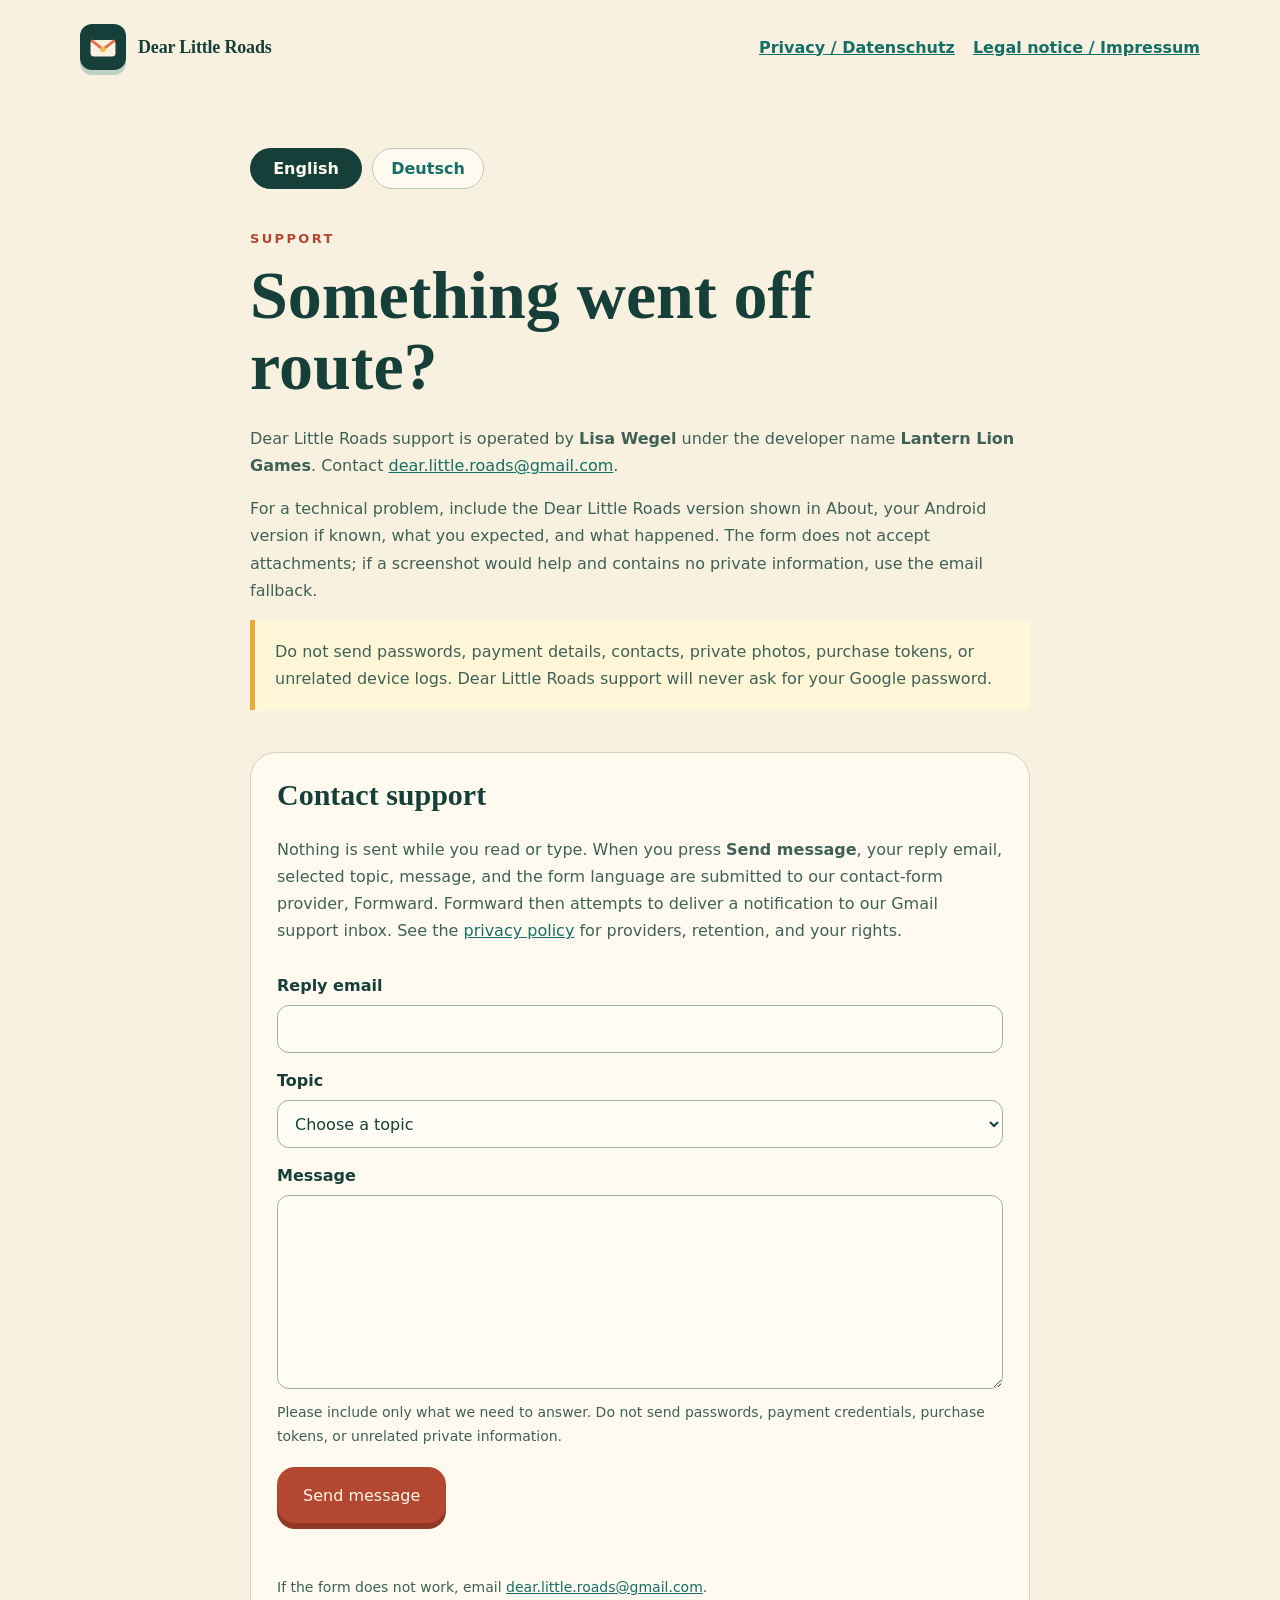
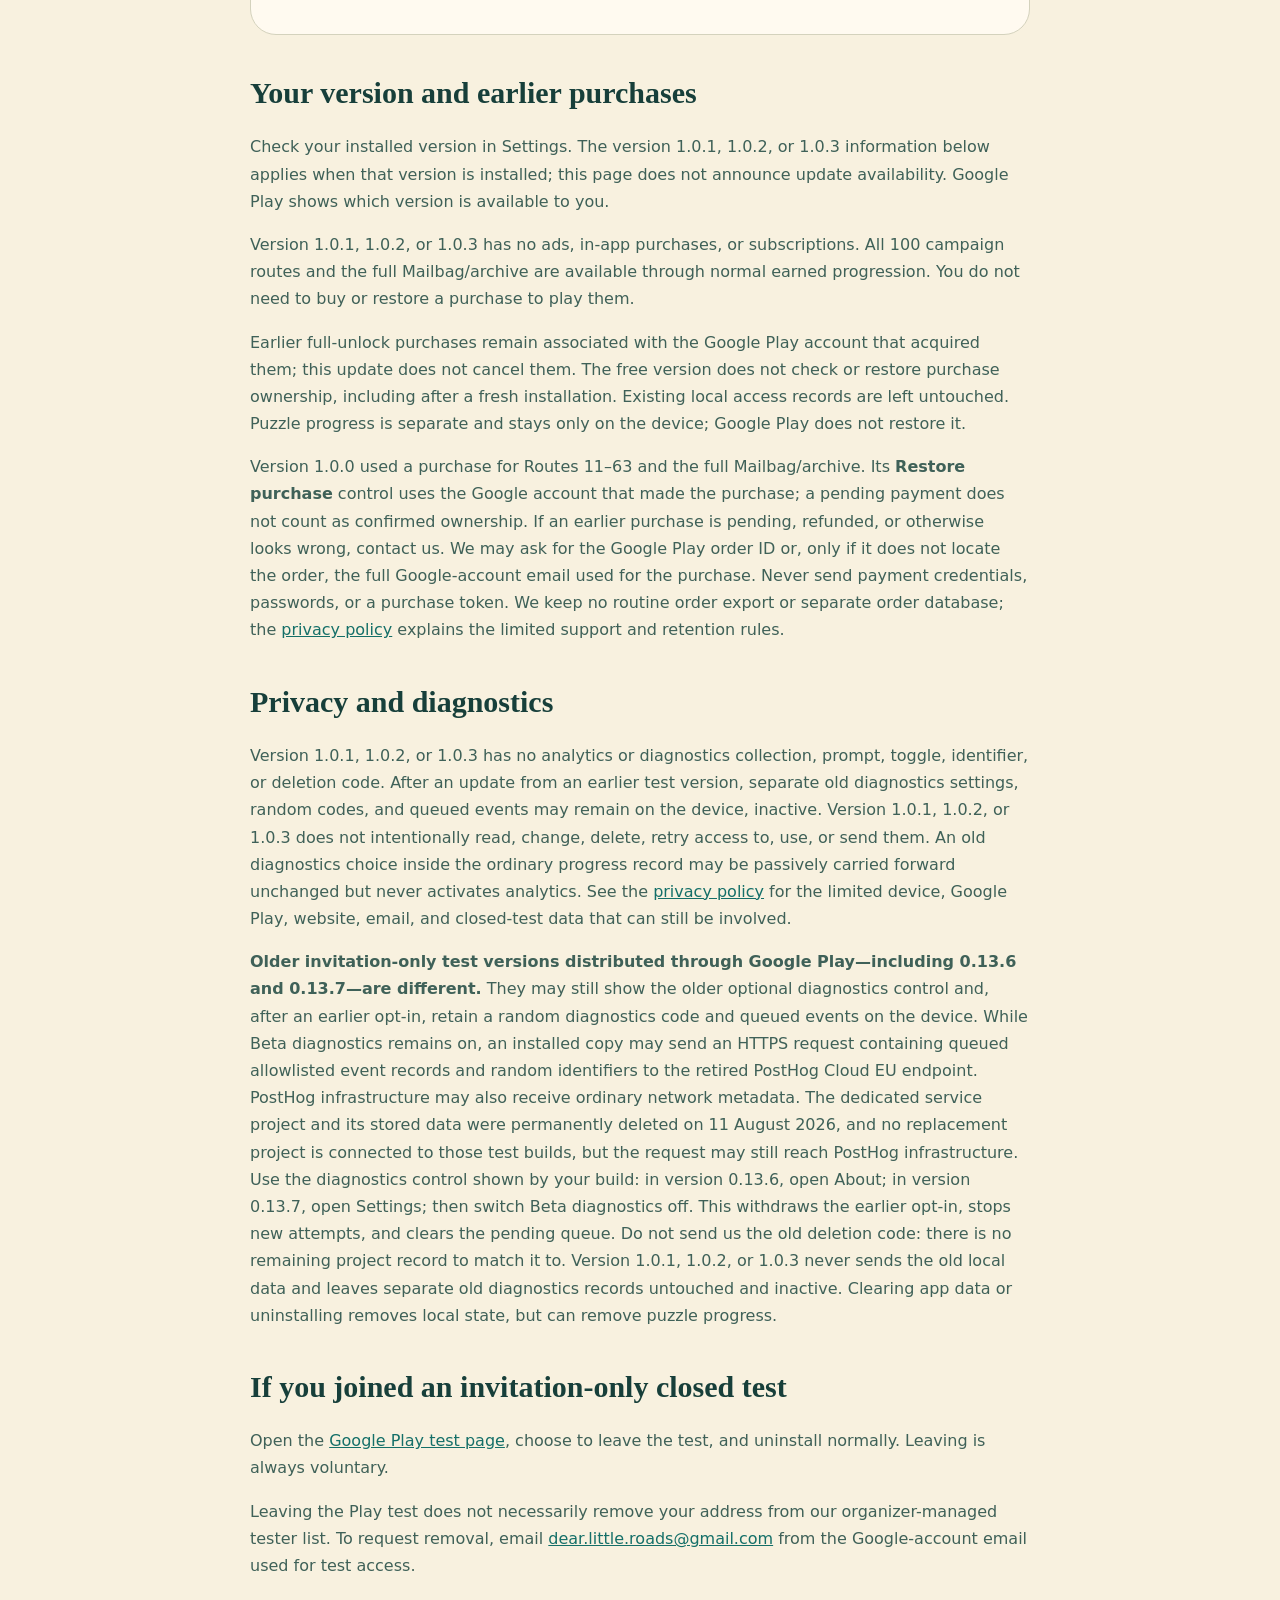
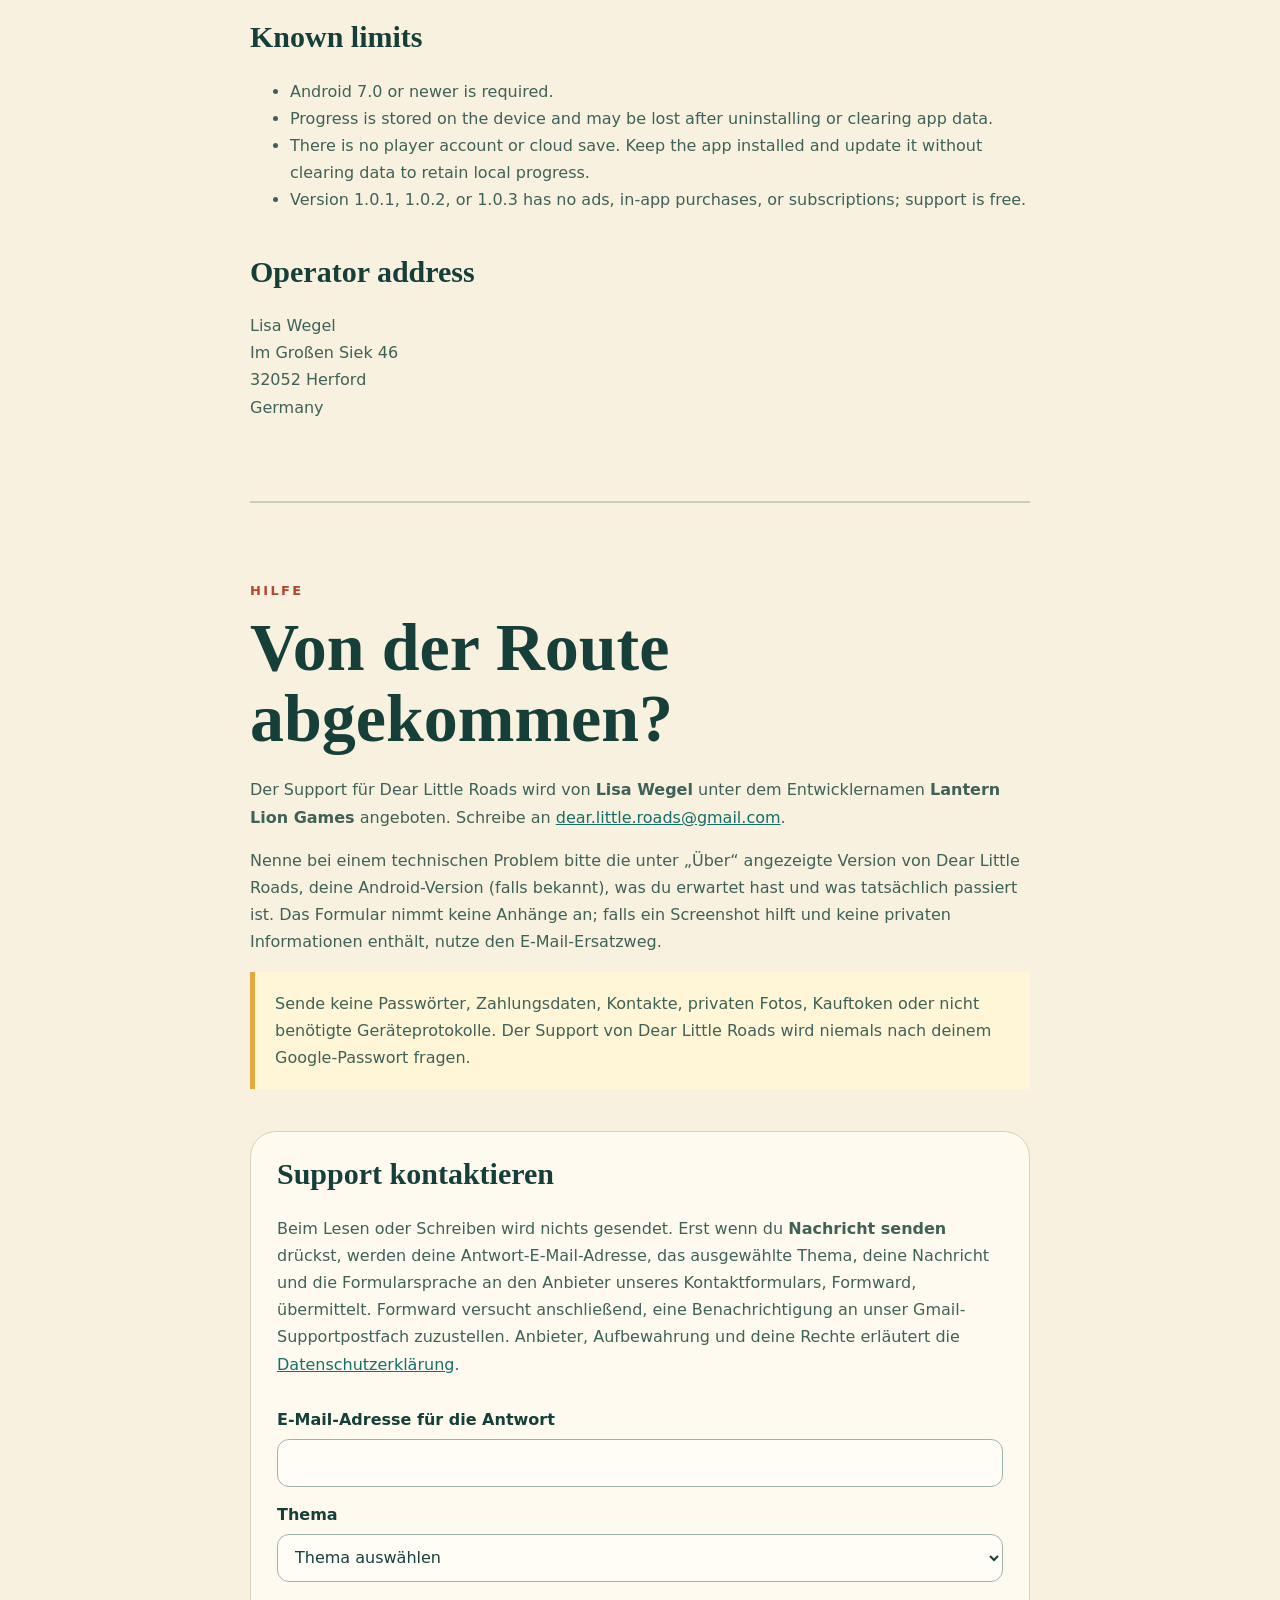
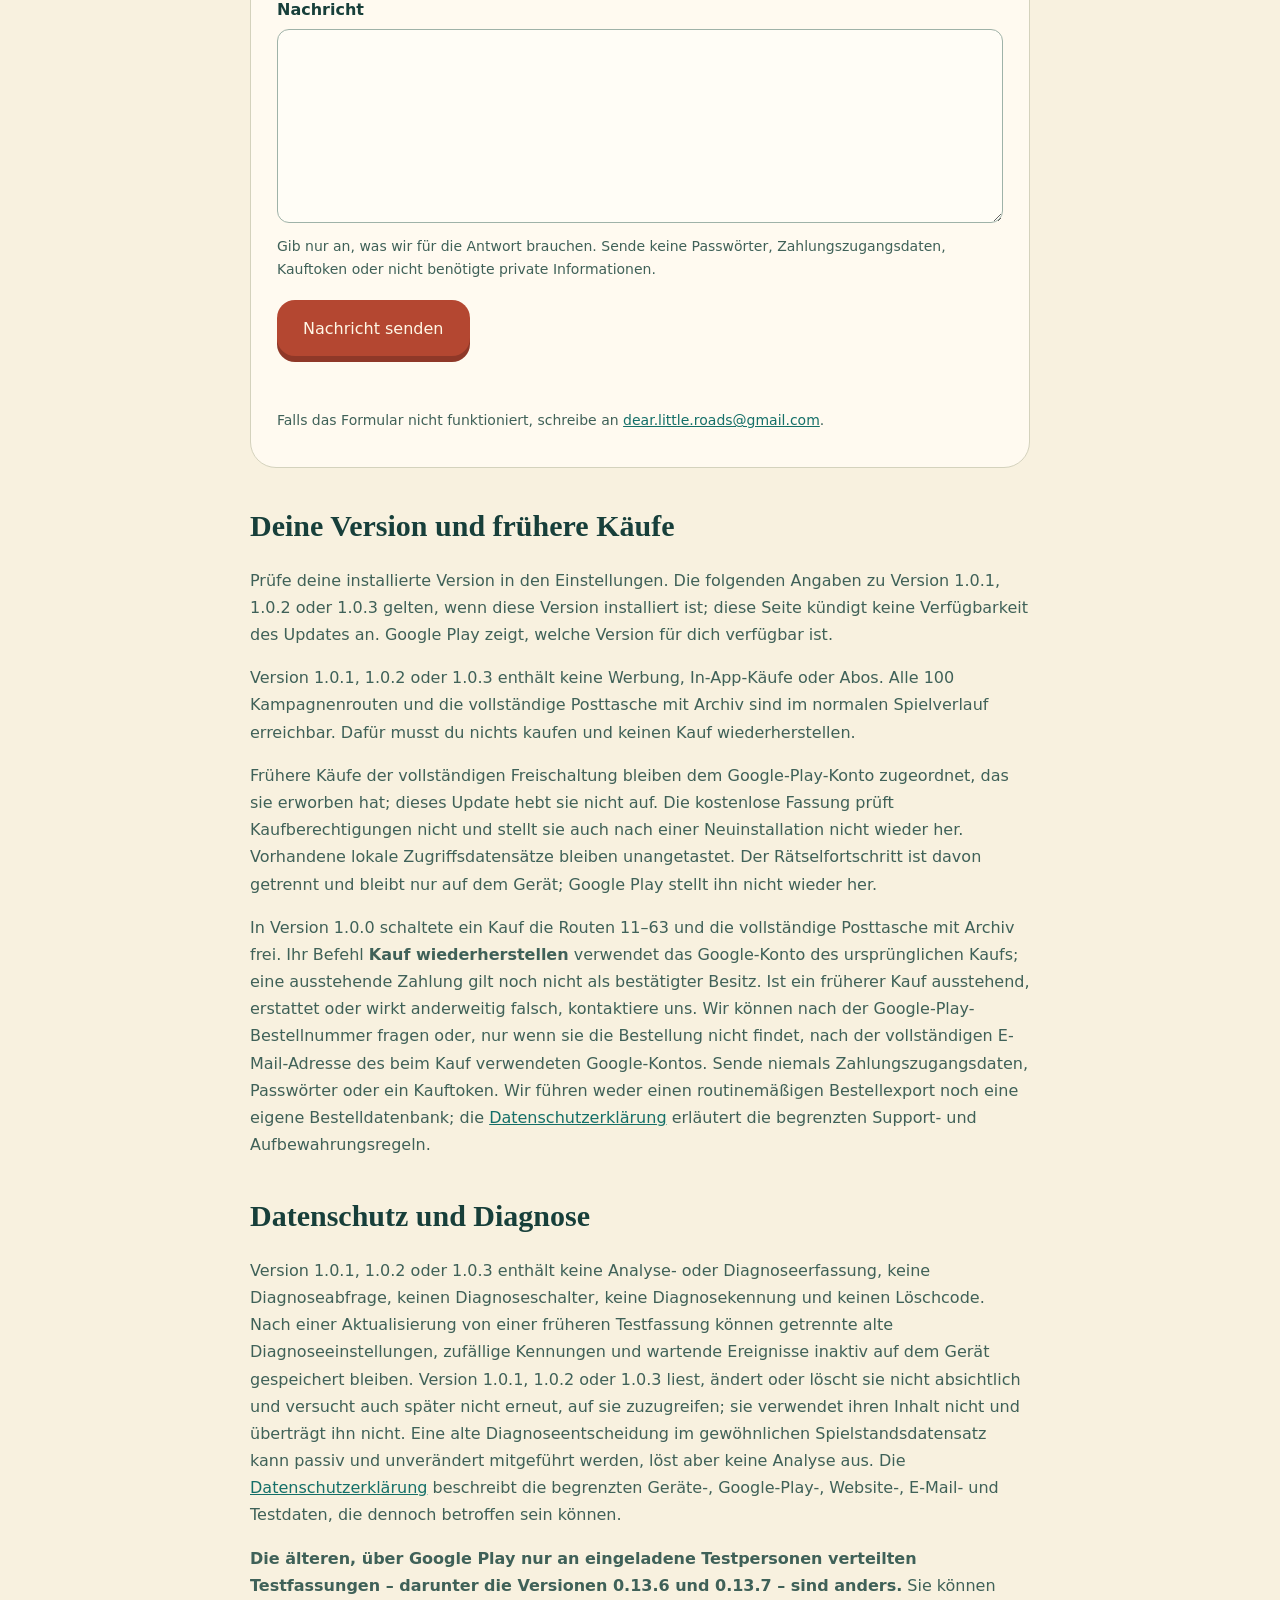
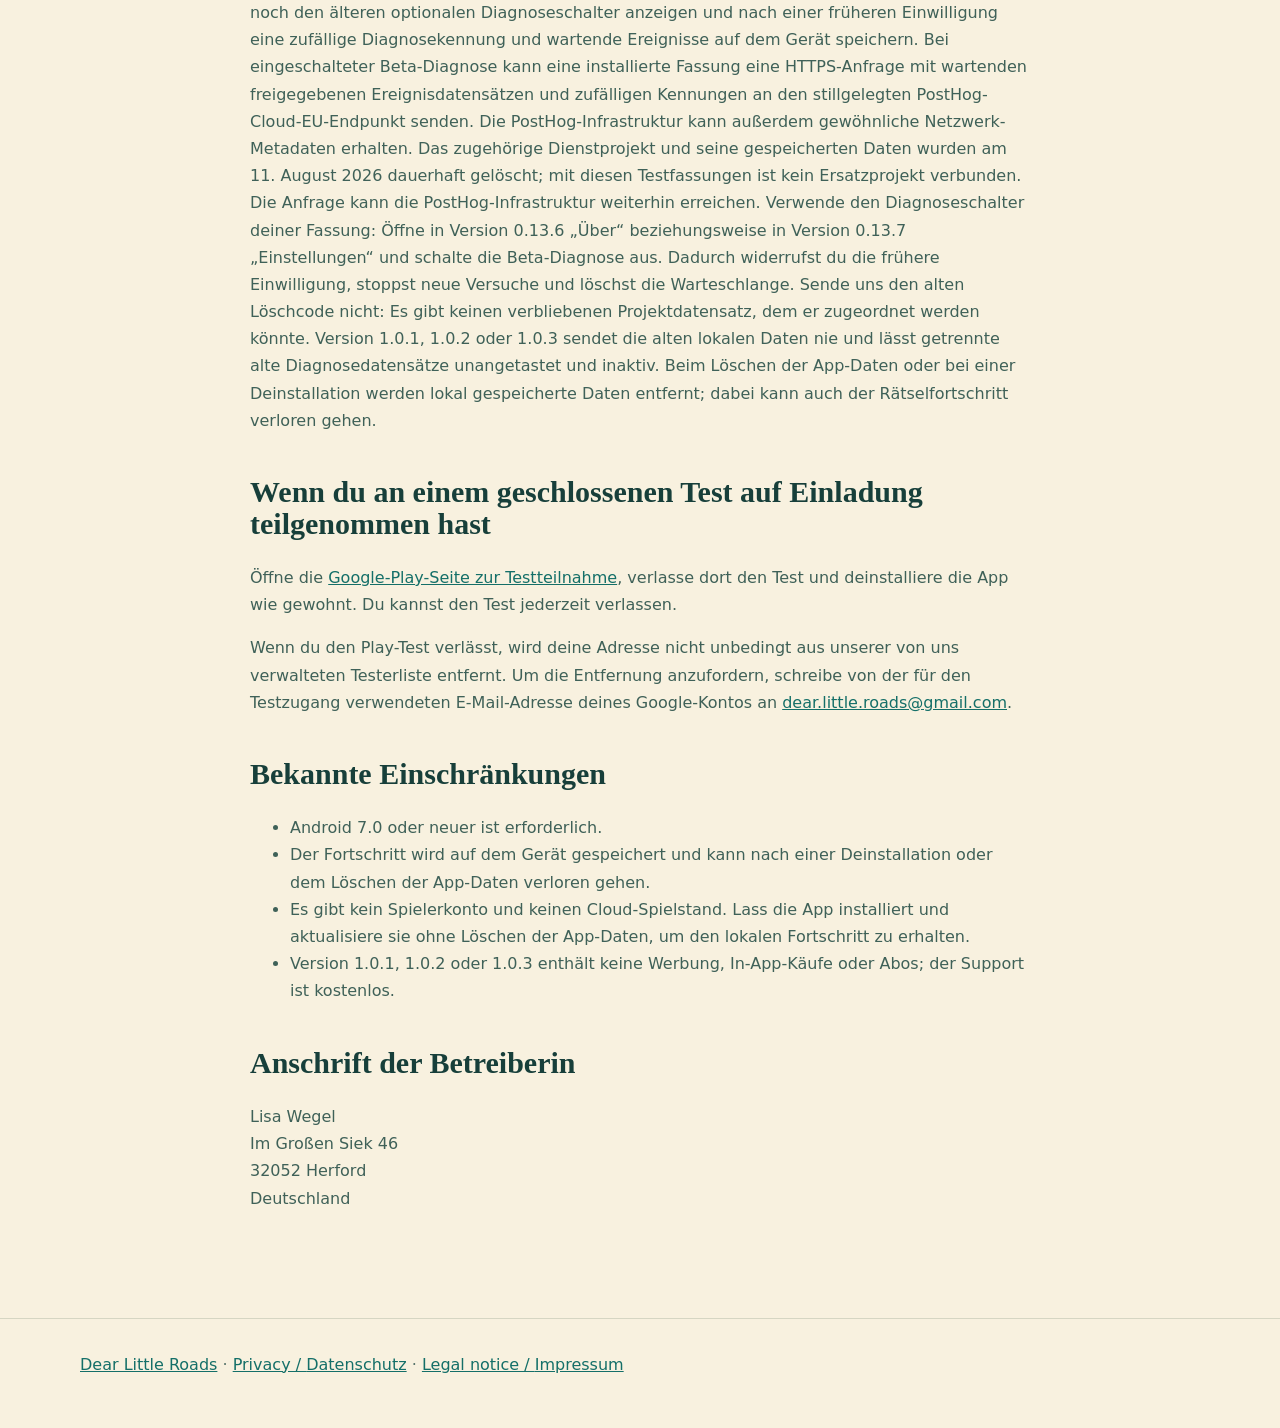
<file: support.html>
<!doctype html>
<html lang="en">
<head>
  <meta charset="utf-8">
  <meta name="viewport" content="width=device-width, initial-scale=1">
  <meta name="description" content="English and German support for Dear Little Roads on Android.">
  <link rel="canonical" href="https://dearlittleroads.github.io/support.html">
  <title>Dear Little Roads support / Hilfe</title>
  <link rel="stylesheet" href="styles.css">
  <link rel="icon" type="image/png" href="assets/icon-512x512.png">
</head>
<body>
  <a class="skip-link" href="#main">Skip to content / <span lang="de">Zum Inhalt</span></a>
  <header class="wrap topbar">
    <a class="brand" href="index.html"><span class="brand-mark" aria-hidden="true"><svg viewBox="0 0 64 64" focusable="false"><rect x="11" y="20" width="42" height="28" rx="6" fill="currentColor"/><path d="m14 22 18 14 18-14" fill="none" stroke="#e76f51" stroke-width="5" stroke-linecap="round" stroke-linejoin="round"/><circle cx="32" cy="36" r="4.5" fill="#f4b942"/></svg></span><span class="brand-wordmark">Dear Little Roads</span></a>
    <nav class="toplinks" aria-label="Information"><a href="privacy.html">Privacy / <span lang="de">Datenschutz</span></a> <a href="legal.html">Legal notice / <span lang="de">Impressum</span></a></nav>
  </header>

  <main class="policy" id="main">
    <nav class="language-switcher" aria-label="Language selection / Sprachauswahl">
      <a href="#english" lang="en">English</a>
      <a href="#deutsch" lang="de">Deutsch</a>
    </nav>

    <article class="language-section" id="english" lang="en" aria-labelledby="english-title">
      <div class="eyebrow">Support</div>
      <h1 id="english-title">Something went off route?</h1>
      <p>Dear Little Roads support is operated by <strong>Lisa Wegel</strong> under the developer name <strong>Lantern Lion Games</strong>. Contact <a href="mailto:dear.little.roads@gmail.com">dear.little.roads@gmail.com</a>.</p>
      <p>For a technical problem, include the Dear Little Roads version shown in About, your Android version if known, what you expected, and what happened. The form does not accept attachments; if a screenshot would help and contains no private information, use the email fallback.</p>
      <p class="notice">Do not send passwords, payment details, contacts, private photos, purchase tokens, or unrelated device logs. Dear Little Roads support will never ask for your Google password.</p>

      <section class="contact-panel" id="english-contact" aria-labelledby="english-contact-title">
        <h2 id="english-contact-title">Contact support</h2>
        <p>Nothing is sent while you read or type. When you press <strong>Send message</strong>, your reply email, selected topic, message, and the form language are submitted to our contact-form provider, Formward. Formward then attempts to deliver a notification to our Gmail support inbox. See the <a href="privacy.html#english">privacy policy</a> for providers, retention, and your rights.</p>
        <form class="contact-form" data-contact-form data-locale="en" action="https://forms.formward.eu/f/7da41dbf-4dca-4835-ab97-129857fc20f5" method="POST">
          <input type="hidden" name="locale" value="en">
          <input type="hidden" name="_subject" value="Dear Little Roads support message">
          <input type="hidden" name="_replyto" value="">
          <input type="hidden" name="_redirect" value="https://dearlittleroads.github.io/support.html#english-contact-sent">
          <div class="contact-honeypot" aria-hidden="true">
            <label for="english-contact-website">Leave this field empty</label>
            <input id="english-contact-website" type="text" name="_gotcha" tabindex="-1" autocomplete="off">
          </div>
          <label for="english-contact-email">Reply email</label>
          <input id="english-contact-email" name="email" type="email" maxlength="254" autocomplete="email" required>
          <label for="english-contact-topic">Topic</label>
          <select id="english-contact-topic" name="topic" required>
            <option value="">Choose a topic</option>
            <option value="technical">Technical problem</option>
            <option value="purchase-restore">Purchase or restore</option>
            <option value="privacy-data">Privacy or data request</option>
            <option value="closed-test">Invitation-only closed test</option>
            <option value="other">Something else</option>
          </select>
          <label for="english-contact-message">Message</label>
          <textarea id="english-contact-message" name="message" rows="7" maxlength="4000" required></textarea>
          <p class="contact-help">Please include only what we need to answer. Do not send passwords, payment credentials, purchase tokens, or unrelated private information.</p>
          <button class="button contact-submit" type="submit">Send message</button>
          <p class="contact-status" data-contact-status role="status" aria-live="polite"></p>
          <p class="contact-fallback">If the form does not work, email <a href="mailto:dear.little.roads@gmail.com">dear.little.roads@gmail.com</a>.</p>
          <p class="notice contact-native-success" id="english-contact-sent" role="status" tabindex="-1"><strong>The form service returned you after processing the submission; mailbox delivery is not confirmed. Use the email link if needed.</strong></p>
        </form>
      </section>

      <h2>Your version and earlier purchases</h2>
      <p>Check your installed version in Settings. The version 1.0.1, 1.0.2, or 1.0.3 information below applies when that version is installed; this page does not announce update availability. Google Play shows which version is available to you.</p>
      <p>Version 1.0.1, 1.0.2, or 1.0.3 has no ads, in-app purchases, or subscriptions. All 100 campaign routes and the full Mailbag/archive are available through normal earned progression. You do not need to buy or restore a purchase to play them.</p>
      <p>Earlier full-unlock purchases remain associated with the Google Play account that acquired them; this update does not cancel them. The free version does not check or restore purchase ownership, including after a fresh installation. Existing local access records are left untouched. Puzzle progress is separate and stays only on the device; Google Play does not restore it.</p>
      <p>Version 1.0.0 used a purchase for Routes 11–63 and the full Mailbag/archive. Its <strong>Restore purchase</strong> control uses the Google account that made the purchase; a pending payment does not count as confirmed ownership. If an earlier purchase is pending, refunded, or otherwise looks wrong, contact us. We may ask for the Google Play order ID or, only if it does not locate the order, the full Google-account email used for the purchase. Never send payment credentials, passwords, or a purchase token. We keep no routine order export or separate order database; the <a href="privacy.html#english">privacy policy</a> explains the limited support and retention rules.</p>

      <h2>Privacy and diagnostics</h2>
      <p>Version 1.0.1, 1.0.2, or 1.0.3 has no analytics or diagnostics collection, prompt, toggle, identifier, or deletion code. After an update from an earlier test version, separate old diagnostics settings, random codes, and queued events may remain on the device, inactive. Version 1.0.1, 1.0.2, or 1.0.3 does not intentionally read, change, delete, retry access to, use, or send them. An old diagnostics choice inside the ordinary progress record may be passively carried forward unchanged but never activates analytics. See the <a href="privacy.html">privacy policy</a> for the limited device, Google Play, website, email, and closed-test data that can still be involved.</p>
      <p><strong>Older invitation-only test versions distributed through Google Play—including 0.13.6 and 0.13.7—are different.</strong> They may still show the older optional diagnostics control and, after an earlier opt-in, retain a random diagnostics code and queued events on the device. While Beta diagnostics remains on, an installed copy may send an HTTPS request containing queued allowlisted event records and random identifiers to the retired PostHog Cloud EU endpoint. PostHog infrastructure may also receive ordinary network metadata. The dedicated service project and its stored data were permanently deleted on 11 August 2026, and no replacement project is connected to those test builds, but the request may still reach PostHog infrastructure. Use the diagnostics control shown by your build: in version 0.13.6, open About; in version 0.13.7, open Settings; then switch Beta diagnostics off. This withdraws the earlier opt-in, stops new attempts, and clears the pending queue. Do not send us the old deletion code: there is no remaining project record to match it to. Version 1.0.1, 1.0.2, or 1.0.3 never sends the old local data and leaves separate old diagnostics records untouched and inactive. Clearing app data or uninstalling removes local state, but can remove puzzle progress.</p>

      <h2>If you joined an invitation-only closed test</h2>
      <p>Open the <a href="https://play.google.com/apps/testing/com.dearlittleroads.puzzle">Google Play test page</a>, choose to leave the test, and uninstall normally. Leaving is always voluntary.</p>
      <p>Leaving the Play test does not necessarily remove your address from our organizer-managed tester list. To request removal, email <a href="mailto:dear.little.roads@gmail.com?subject=Remove%20Dear%20Little%20Roads%20tester%20details">dear.little.roads@gmail.com</a> from the Google-account email used for test access.</p>

      <h2>Known limits</h2>
      <ul>
        <li>Android 7.0 or newer is required.</li>
        <li>Progress is stored on the device and may be lost after uninstalling or clearing app data.</li>
        <li>There is no player account or cloud save. Keep the app installed and update it without clearing data to retain local progress.</li>
        <li>Version 1.0.1, 1.0.2, or 1.0.3 has no ads, in-app purchases, or subscriptions; support is free.</li>
      </ul>

      <h2>Operator address</h2>
      <address>Lisa Wegel<br>Im Großen Siek 46<br>32052 Herford<br>Germany</address>
    </article>

    <article class="language-section" id="deutsch" lang="de" aria-labelledby="deutsch-title">
      <div class="eyebrow">Hilfe</div>
      <h1 id="deutsch-title">Von der Route abgekommen?</h1>
      <p>Der Support für Dear Little Roads wird von <strong>Lisa Wegel</strong> unter dem Entwicklernamen <strong>Lantern Lion Games</strong> angeboten. Schreibe an <a href="mailto:dear.little.roads@gmail.com">dear.little.roads@gmail.com</a>.</p>
      <p>Nenne bei einem technischen Problem bitte die unter „Über“ angezeigte Version von Dear Little Roads, deine Android-Version (falls bekannt), was du erwartet hast und was tatsächlich passiert ist. Das Formular nimmt keine Anhänge an; falls ein Screenshot hilft und keine privaten Informationen enthält, nutze den E-Mail-Ersatzweg.</p>
      <p class="notice">Sende keine Passwörter, Zahlungsdaten, Kontakte, privaten Fotos, Kauftoken oder nicht benötigte Geräteprotokolle. Der Support von Dear Little Roads wird niemals nach deinem Google-Passwort fragen.</p>

      <section class="contact-panel" id="deutsch-contact" aria-labelledby="deutsch-contact-title">
        <h2 id="deutsch-contact-title">Support kontaktieren</h2>
        <p>Beim Lesen oder Schreiben wird nichts gesendet. Erst wenn du <strong>Nachricht senden</strong> drückst, werden deine Antwort-E-Mail-Adresse, das ausgewählte Thema, deine Nachricht und die Formularsprache an den Anbieter unseres Kontaktformulars, Formward, übermittelt. Formward versucht anschließend, eine Benachrichtigung an unser Gmail-Supportpostfach zuzustellen. Anbieter, Aufbewahrung und deine Rechte erläutert die <a href="privacy.html#deutsch">Datenschutzerklärung</a>.</p>
        <form class="contact-form" data-contact-form data-locale="de" action="https://forms.formward.eu/f/7da41dbf-4dca-4835-ab97-129857fc20f5" method="POST">
          <input type="hidden" name="locale" value="de">
          <input type="hidden" name="_subject" value="Dear Little Roads Hilfeanfrage">
          <input type="hidden" name="_replyto" value="">
          <input type="hidden" name="_redirect" value="https://dearlittleroads.github.io/support.html#deutsch-contact-sent">
          <div class="contact-honeypot" aria-hidden="true">
            <label for="deutsch-contact-website">Dieses Feld leer lassen</label>
            <input id="deutsch-contact-website" type="text" name="_gotcha" tabindex="-1" autocomplete="off">
          </div>
          <label for="deutsch-contact-email">E-Mail-Adresse für die Antwort</label>
          <input id="deutsch-contact-email" name="email" type="email" maxlength="254" autocomplete="email" required>
          <label for="deutsch-contact-topic">Thema</label>
          <select id="deutsch-contact-topic" name="topic" required>
            <option value="">Thema auswählen</option>
            <option value="technical">Technisches Problem</option>
            <option value="purchase-restore">Kauf oder Wiederherstellung</option>
            <option value="privacy-data">Datenschutz- oder Datenanfrage</option>
            <option value="closed-test">Geschlossener Test auf Einladung</option>
            <option value="other">Etwas anderes</option>
          </select>
          <label for="deutsch-contact-message">Nachricht</label>
          <textarea id="deutsch-contact-message" name="message" rows="7" maxlength="4000" required></textarea>
          <p class="contact-help">Gib nur an, was wir für die Antwort brauchen. Sende keine Passwörter, Zahlungszugangsdaten, Kauftoken oder nicht benötigte private Informationen.</p>
          <button class="button contact-submit" type="submit">Nachricht senden</button>
          <p class="contact-status" data-contact-status role="status" aria-live="polite"></p>
          <p class="contact-fallback">Falls das Formular nicht funktioniert, schreibe an <a href="mailto:dear.little.roads@gmail.com">dear.little.roads@gmail.com</a>.</p>
          <p class="notice contact-native-success" id="deutsch-contact-sent" role="status" tabindex="-1"><strong>Der Formulardienst hat dich nach der Verarbeitung zurückgeleitet; die Zustellung ins Postfach ist nicht bestätigt. Nutze bei Bedarf den E-Mail-Link.</strong></p>
        </form>
      </section>

      <h2>Deine Version und frühere Käufe</h2>
      <p>Prüfe deine installierte Version in den Einstellungen. Die folgenden Angaben zu Version 1.0.1, 1.0.2 oder 1.0.3 gelten, wenn diese Version installiert ist; diese Seite kündigt keine Verfügbarkeit des Updates an. Google Play zeigt, welche Version für dich verfügbar ist.</p>
      <p>Version 1.0.1, 1.0.2 oder 1.0.3 enthält keine Werbung, In-App-Käufe oder Abos. Alle 100 Kampagnenrouten und die vollständige Posttasche mit Archiv sind im normalen Spielverlauf erreichbar. Dafür musst du nichts kaufen und keinen Kauf wiederherstellen.</p>
      <p>Frühere Käufe der vollständigen Freischaltung bleiben dem Google-Play-Konto zugeordnet, das sie erworben hat; dieses Update hebt sie nicht auf. Die kostenlose Fassung prüft Kaufberechtigungen nicht und stellt sie auch nach einer Neuinstallation nicht wieder her. Vorhandene lokale Zugriffsdatensätze bleiben unangetastet. Der Rätselfortschritt ist davon getrennt und bleibt nur auf dem Gerät; Google Play stellt ihn nicht wieder her.</p>
      <p>In Version 1.0.0 schaltete ein Kauf die Routen 11–63 und die vollständige Posttasche mit Archiv frei. Ihr Befehl <strong>Kauf wiederherstellen</strong> verwendet das Google-Konto des ursprünglichen Kaufs; eine ausstehende Zahlung gilt noch nicht als bestätigter Besitz. Ist ein früherer Kauf ausstehend, erstattet oder wirkt anderweitig falsch, kontaktiere uns. Wir können nach der Google-Play-Bestellnummer fragen oder, nur wenn sie die Bestellung nicht findet, nach der vollständigen E-Mail-Adresse des beim Kauf verwendeten Google-Kontos. Sende niemals Zahlungszugangsdaten, Passwörter oder ein Kauftoken. Wir führen weder einen routinemäßigen Bestellexport noch eine eigene Bestelldatenbank; die <a href="privacy.html#deutsch">Datenschutzerklärung</a> erläutert die begrenzten Support- und Aufbewahrungsregeln.</p>

      <h2>Datenschutz und Diagnose</h2>
      <p>Version 1.0.1, 1.0.2 oder 1.0.3 enthält keine Analyse- oder Diagnoseerfassung, keine Diagnoseabfrage, keinen Diagnoseschalter, keine Diagnosekennung und keinen Löschcode. Nach einer Aktualisierung von einer früheren Testfassung können getrennte alte Diagnoseeinstellungen, zufällige Kennungen und wartende Ereignisse inaktiv auf dem Gerät gespeichert bleiben. Version 1.0.1, 1.0.2 oder 1.0.3 liest, ändert oder löscht sie nicht absichtlich und versucht auch später nicht erneut, auf sie zuzugreifen; sie verwendet ihren Inhalt nicht und überträgt ihn nicht. Eine alte Diagnoseentscheidung im gewöhnlichen Spielstandsdatensatz kann passiv und unverändert mitgeführt werden, löst aber keine Analyse aus. Die <a href="privacy.html#deutsch">Datenschutzerklärung</a> beschreibt die begrenzten Geräte-, Google-Play-, Website-, E-Mail- und Testdaten, die dennoch betroffen sein können.</p>
      <p><strong>Die älteren, über Google Play nur an eingeladene Testpersonen verteilten Testfassungen – darunter die Versionen 0.13.6 und 0.13.7 – sind anders.</strong> Sie können noch den älteren optionalen Diagnoseschalter anzeigen und nach einer früheren Einwilligung eine zufällige Diagnosekennung und wartende Ereignisse auf dem Gerät speichern. Bei eingeschalteter Beta-Diagnose kann eine installierte Fassung eine HTTPS-Anfrage mit wartenden freigegebenen Ereignisdatensätzen und zufälligen Kennungen an den stillgelegten PostHog-Cloud-EU-Endpunkt senden. Die PostHog-Infrastruktur kann außerdem gewöhnliche Netzwerk-Metadaten erhalten. Das zugehörige Dienstprojekt und seine gespeicherten Daten wurden am 11. August 2026 dauerhaft gelöscht; mit diesen Testfassungen ist kein Ersatzprojekt verbunden. Die Anfrage kann die PostHog-Infrastruktur weiterhin erreichen. Verwende den Diagnoseschalter deiner Fassung: Öffne in Version 0.13.6 „Über“ beziehungsweise in Version 0.13.7 „Einstellungen“ und schalte die Beta-Diagnose aus. Dadurch widerrufst du die frühere Einwilligung, stoppst neue Versuche und löschst die Warteschlange. Sende uns den alten Löschcode nicht: Es gibt keinen verbliebenen Projektdatensatz, dem er zugeordnet werden könnte. Version 1.0.1, 1.0.2 oder 1.0.3 sendet die alten lokalen Daten nie und lässt getrennte alte Diagnosedatensätze unangetastet und inaktiv. Beim Löschen der App-Daten oder bei einer Deinstallation werden lokal gespeicherte Daten entfernt; dabei kann auch der Rätselfortschritt verloren gehen.</p>

      <h2>Wenn du an einem geschlossenen Test auf Einladung teilgenommen hast</h2>
      <p>Öffne die <a href="https://play.google.com/apps/testing/com.dearlittleroads.puzzle">Google-Play-Seite zur Testteilnahme</a>, verlasse dort den Test und deinstalliere die App wie gewohnt. Du kannst den Test jederzeit verlassen.</p>
      <p>Wenn du den Play-Test verlässt, wird deine Adresse nicht unbedingt aus unserer von uns verwalteten Testerliste entfernt. Um die Entfernung anzufordern, schreibe von der für den Testzugang verwendeten E-Mail-Adresse deines Google-Kontos an <a href="mailto:dear.little.roads@gmail.com?subject=Dear%20Little%20Roads%20Testerdaten%20entfernen">dear.little.roads@gmail.com</a>.</p>

      <h2>Bekannte Einschränkungen</h2>
      <ul>
        <li>Android 7.0 oder neuer ist erforderlich.</li>
        <li>Der Fortschritt wird auf dem Gerät gespeichert und kann nach einer Deinstallation oder dem Löschen der App-Daten verloren gehen.</li>
        <li>Es gibt kein Spielerkonto und keinen Cloud-Spielstand. Lass die App installiert und aktualisiere sie ohne Löschen der App-Daten, um den lokalen Fortschritt zu erhalten.</li>
        <li>Version 1.0.1, 1.0.2 oder 1.0.3 enthält keine Werbung, In-App-Käufe oder Abos; der Support ist kostenlos.</li>
      </ul>

      <h2>Anschrift der Betreiberin</h2>
      <address>Lisa Wegel<br>Im Großen Siek 46<br>32052 Herford<br>Deutschland</address>
    </article>
  </main>

  <footer><div class="wrap"><a href="index.html">Dear Little Roads</a> · <a href="privacy.html">Privacy / <span lang="de">Datenschutz</span></a> · <a href="legal.html">Legal notice / <span lang="de">Impressum</span></a></div></footer>
  <script type="module" src="support-form.js"></script>
</body>
</html>
</file>
<file: styles.css>
:root {
  color: #173f3a;
  background: #f8f1df;
  font-family: Inter, ui-sans-serif, system-ui, -apple-system, BlinkMacSystemFont, "Segoe UI", sans-serif;
  font-synthesis: none;
}

* { box-sizing: border-box; }
html { scroll-behavior: smooth; }
body { margin: 0; background: #f8f1df; color: #173f3a; }
a { color: #146f68; }
.visually-hidden { position: absolute; width: 1px; height: 1px; padding: 0; margin: -1px; overflow: hidden; clip: rect(0 0 0 0); white-space: nowrap; border: 0; }
.skip-link { position: fixed; z-index: 10; top: 8px; left: 8px; padding: 10px 14px; border-radius: 10px; background: #173f3a; color: #fffaf0; font-weight: 800; transform: translateY(-160%); }
.skip-link:focus { transform: translateY(0); }
.wrap { width: min(1120px, calc(100% - 36px)); margin: 0 auto; }
.topbar { display: flex; align-items: center; justify-content: space-between; padding: 24px 0; }
.brand { display: inline-flex; align-items: center; gap: 12px; color: inherit; text-decoration: none; font-weight: 800; }
.brand-mark { display: grid; place-items: center; width: 46px; height: 46px; border-radius: 12px; background: #173f3a; color: #f8f1df; box-shadow: 0 5px 0 #bed0c4; }
.brand-mark svg { display: block; width: 38px; height: 38px; }
.brand-wordmark { font: 700 18px/1.05 Georgia, serif; letter-spacing: -.01em; }
.toplinks { display: flex; gap: 18px; font-weight: 700; }
.hero { display: grid; grid-template-columns: 1.05fr .95fr; align-items: center; gap: 56px; padding: 56px 0 72px; }
.eyebrow { color: #b44731; font-size: 13px; font-weight: 800; letter-spacing: .18em; text-transform: uppercase; }
h1, h2, h3 { font-family: Georgia, serif; line-height: 1.05; }
h1 { max-width: 700px; margin: 14px 0 22px; font-size: clamp(48px, 7vw, 86px); }
.lede { max-width: 650px; margin: 0 0 28px; color: #3f6158; font: 24px/1.45 Georgia, serif; }
.button { display: inline-flex; justify-content: center; align-items: center; min-height: 56px; padding: 0 26px; border-radius: 18px; background: #b44731; color: #fff7e6; font-weight: 800; text-decoration: none; box-shadow: 0 6px 0 #8f3828; }
.button[aria-disabled="true"] { cursor: not-allowed; opacity: .68; }
.fine { margin-top: 16px; color: #58746b; font-size: 14px; }
.feature-art { width: min(620px, 100%); justify-self: center; overflow: hidden; margin: 0; border-radius: 30px; background: #173f3a; box-shadow: 0 24px 60px rgb(23 63 58 / .25); }
.feature-art img { display: block; width: 100%; height: auto; }
.section { padding: 70px 0; border-top: 1px solid #d6d6c3; }
.section h2 { margin: 0 0 30px; font-size: clamp(38px, 5vw, 60px); }
.cards { display: grid; grid-template-columns: repeat(3, 1fr); gap: 18px; }
.card { padding: 26px; border: 1px solid #d4d2bd; border-radius: 26px; background: #fffaf0; }
.card h3 { margin: 0 0 10px; font-size: 27px; }
.card p, .prose { color: #3f6158; line-height: 1.65; }
.screens { display: grid; grid-template-columns: repeat(4, 1fr); gap: 18px; }
.screens img { display: block; width: 100%; border-radius: 24px; border: 1px solid #d4d2bd; box-shadow: 0 14px 35px rgb(23 63 58 / .13); }
.facts { display: grid; grid-template-columns: repeat(2, minmax(0, 1fr)); gap: 10px 30px; padding: 0; list-style: none; }
.facts li { padding: 14px 0 14px 28px; border-bottom: 1px solid #d6d6c3; position: relative; }
.facts li::before { content: "•"; position: absolute; left: 5px; color: #e76f51; font-weight: 900; }
.policy { width: min(780px, calc(100% - 36px)); margin: 0 auto; padding: 54px 0 90px; }
.policy h1 { font-size: clamp(42px, 6vw, 68px); }
.policy h2 { margin-top: 42px; font-size: 30px; }
.policy p, .policy li { color: #3f6158; line-height: 1.7; }
.policy address { color: #3f6158; font-style: normal; line-height: 1.7; margin: 0 0 1rem; }
.policy code { overflow-wrap: anywhere; }
.language-switcher { display: flex; flex-wrap: wrap; gap: 10px; margin: 0 0 42px; }
.language-switcher a { min-width: 112px; padding: 10px 16px; border: 1px solid #b9c8bd; border-radius: 999px; background: #fffaf0; text-align: center; text-decoration: none; font-weight: 800; }
.language-switcher a:hover, .language-switcher a:focus-visible { border-color: #146f68; outline: 3px solid rgb(20 111 104 / .18); outline-offset: 2px; }
body:not(:has(#deutsch:target, #deutsch :target)) .language-switcher a[href="#english"],
body:has(#deutsch:target, #deutsch :target) .language-switcher a[href="#deutsch"] { border-color: #173f3a; background: #173f3a; color: #fffaf0; }
.home-language-tools { padding-top: 20px; }
.home-language-tools .language-switcher { margin-bottom: 0; }
.language-section { scroll-margin-top: 24px; }
.language-section + .language-section { margin-top: 80px; padding-top: 80px; border-top: 2px solid #c9ccba; }
.notice { padding: 18px 20px; border-left: 5px solid #e6aa3c; background: #fff6d7; }
.join-intro { max-width: 680px; font: 22px/1.5 Georgia, serif; }
.join-steps { display: grid; gap: 20px; margin: 38px 0 48px; padding: 0; list-style: none; }
.join-step { display: grid; grid-template-columns: 54px 1fr; gap: 18px; padding: 24px; border: 1px solid #d4d2bd; border-radius: 26px; background: #fffaf0; }
.join-step h2 { margin: 2px 0 10px; font-size: 30px; }
.join-step p { margin: 0 0 20px; }
.step-number { display: grid; place-items: center; width: 48px; height: 48px; border-radius: 50%; background: #173f3a; color: #fffaf0; font: 700 25px/1 Georgia, serif; box-shadow: 0 5px 0 #bed0c4; }
.join-expectations { margin-top: 48px; padding-top: 8px; }
.join-expectations h2 { margin-top: 0; }
.contact-panel { margin-top: 42px; padding: 26px; border: 1px solid #d4d2bd; border-radius: 26px; background: #fffaf0; }
.contact-panel h2 { margin-top: 0; }
.contact-form { position: relative; display: grid; gap: 10px; margin-top: 24px; }
.contact-form label { margin-top: 8px; color: #173f3a; font-weight: 800; }
.contact-form input, .contact-form select, .contact-form textarea { width: 100%; min-height: 48px; border: 1px solid #9fb2a8; border-radius: 12px; background: #fffdf6; color: #173f3a; font: inherit; }
.contact-form input, .contact-form select { padding: 0 13px; }
.contact-form textarea { min-height: 150px; padding: 12px 13px; resize: vertical; line-height: 1.5; }
.contact-form input:focus-visible, .contact-form select:focus-visible, .contact-form textarea:focus-visible { border-color: #146f68; outline: 3px solid rgb(20 111 104 / .18); outline-offset: 2px; }
.contact-help, .contact-fallback { margin: 2px 0 8px; font-size: 14px; }
.contact-submit { justify-self: start; border: 0; cursor: pointer; font: inherit; }
.contact-submit:disabled { cursor: wait; opacity: .84; }
.contact-status { min-height: 1.7em; margin: 4px 0 0; font-weight: 800; }
.contact-status[data-state="success"] { color: #146f68; }
.contact-status[data-state="invalid"], .contact-status[data-state="quota"], .contact-status[data-state="forbidden"], .contact-status[data-state="unavailable"], .contact-status[data-state="rateLimited"], .contact-status[data-state="network"], .contact-status[data-state="unexpected"] { color: #9b3527; }
.contact-native-success { display: none; }
.contact-native-success:target { display: block; }
.contact-honeypot { position: absolute; left: -10000px; width: 1px; height: 1px; overflow: hidden; opacity: 0; }
footer { padding: 36px 0 54px; border-top: 1px solid #d6d6c3; color: #58746b; }

@media (max-width: 820px) {
  .hero { grid-template-columns: 1fr; padding-top: 28px; }
  .cards { grid-template-columns: 1fr; }
  .screens { grid-template-columns: repeat(2, 1fr); }
  .toplinks { font-size: 14px; }
}

@media (max-width: 520px) {
  .wrap { width: min(100% - 24px, 1120px); }
  .topbar { align-items: flex-start; }
  .brand-wordmark { max-width: 105px; font-size: 15px; }
  .toplinks { flex-direction: column; gap: 6px; text-align: right; }
  .hero { gap: 36px; }
  .lede { font-size: 20px; }
  .screens, .facts { grid-template-columns: 1fr; }
  .language-switcher a { flex: 1; }
  .language-section + .language-section { margin-top: 60px; padding-top: 60px; }
  .policy h1 {
    font-size: clamp(36px, 12vw, 42px);
    hyphens: manual;
    overflow-wrap: normal;
  }
  .policy h2 { hyphens: manual; overflow-wrap: normal; }
  #interner-werbetest { hyphens: auto; overflow-wrap: anywhere; }
  .join-step { grid-template-columns: 42px 1fr; gap: 12px; padding: 18px 16px; }
  .step-number { width: 38px; height: 38px; font-size: 21px; }
  .join-step .button { width: 100%; min-height: 52px; padding: 0 18px; text-align: center; }
  .contact-panel { padding: 20px 16px; }
}

@media (max-width: 360px) {
  .join-step { grid-template-columns: 1fr; }
}

@media (prefers-reduced-motion: reduce) {
  html { scroll-behavior: auto; }
}
</file>
